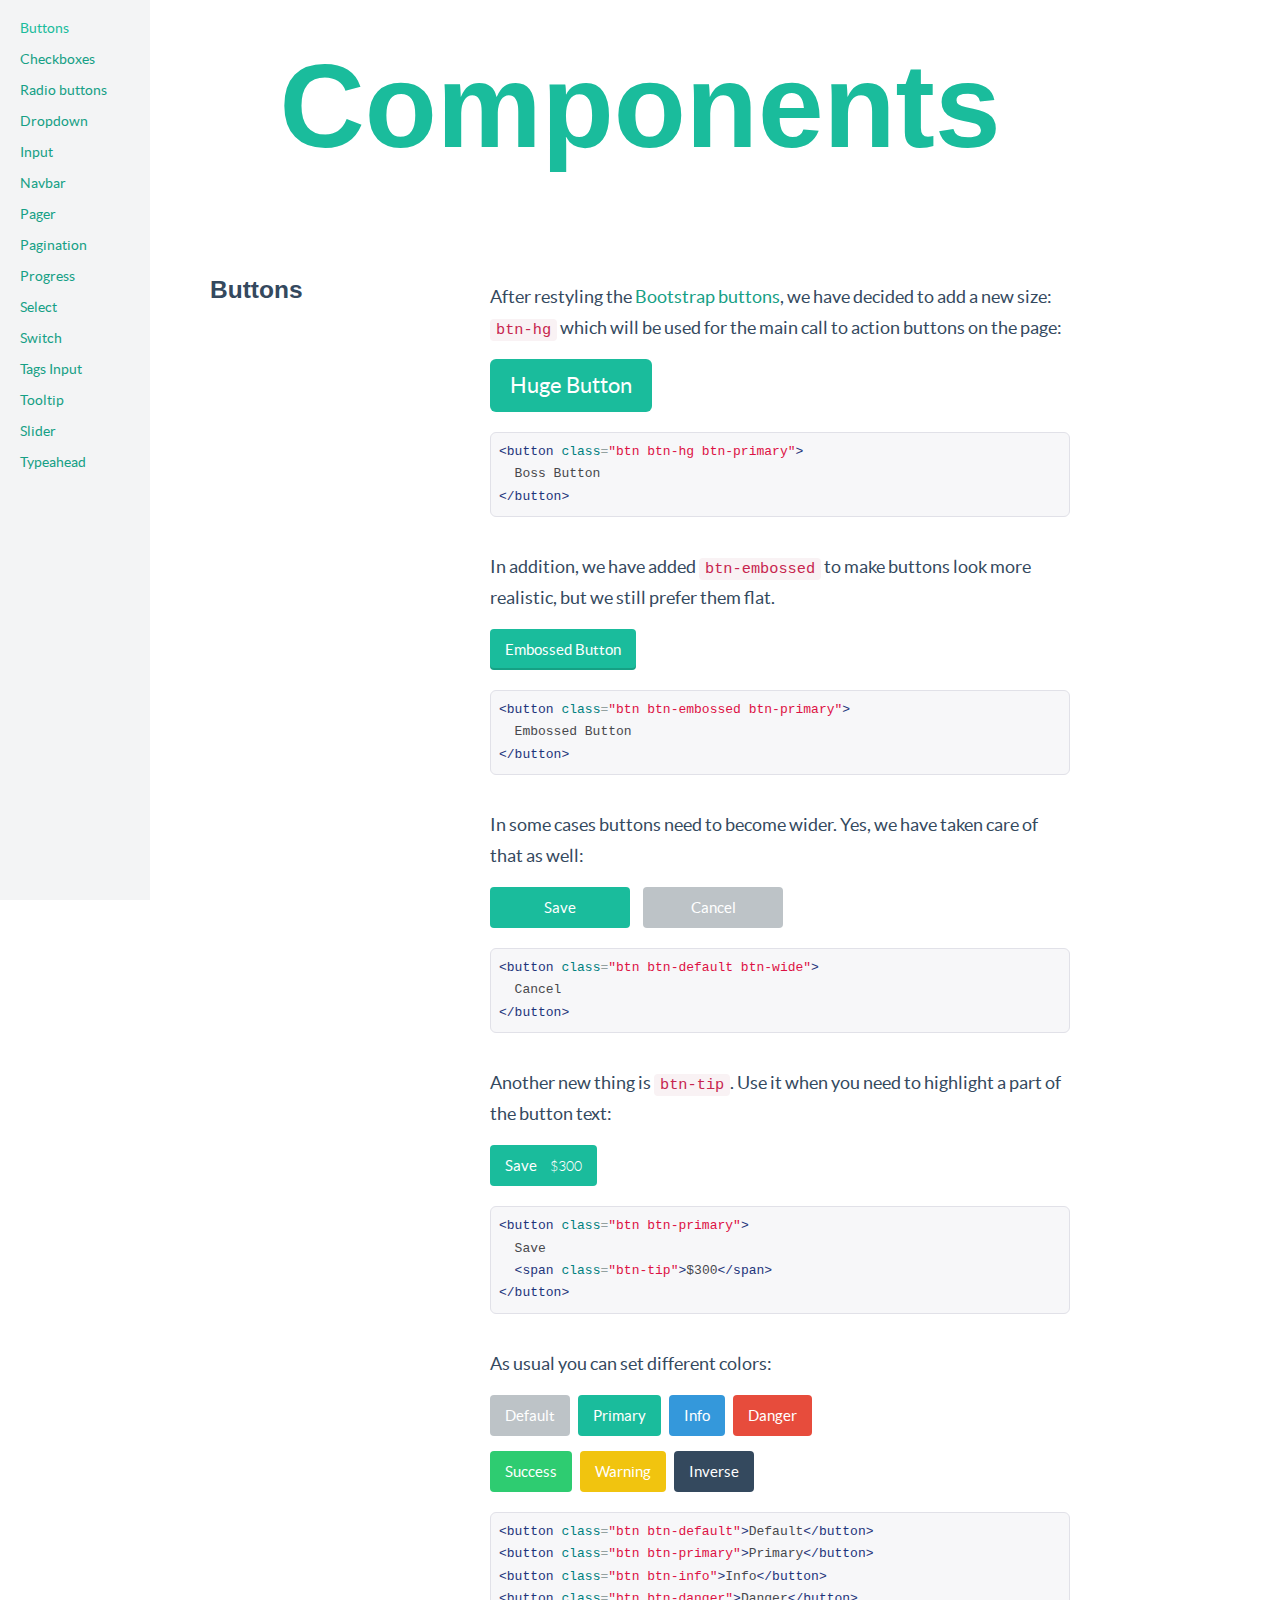
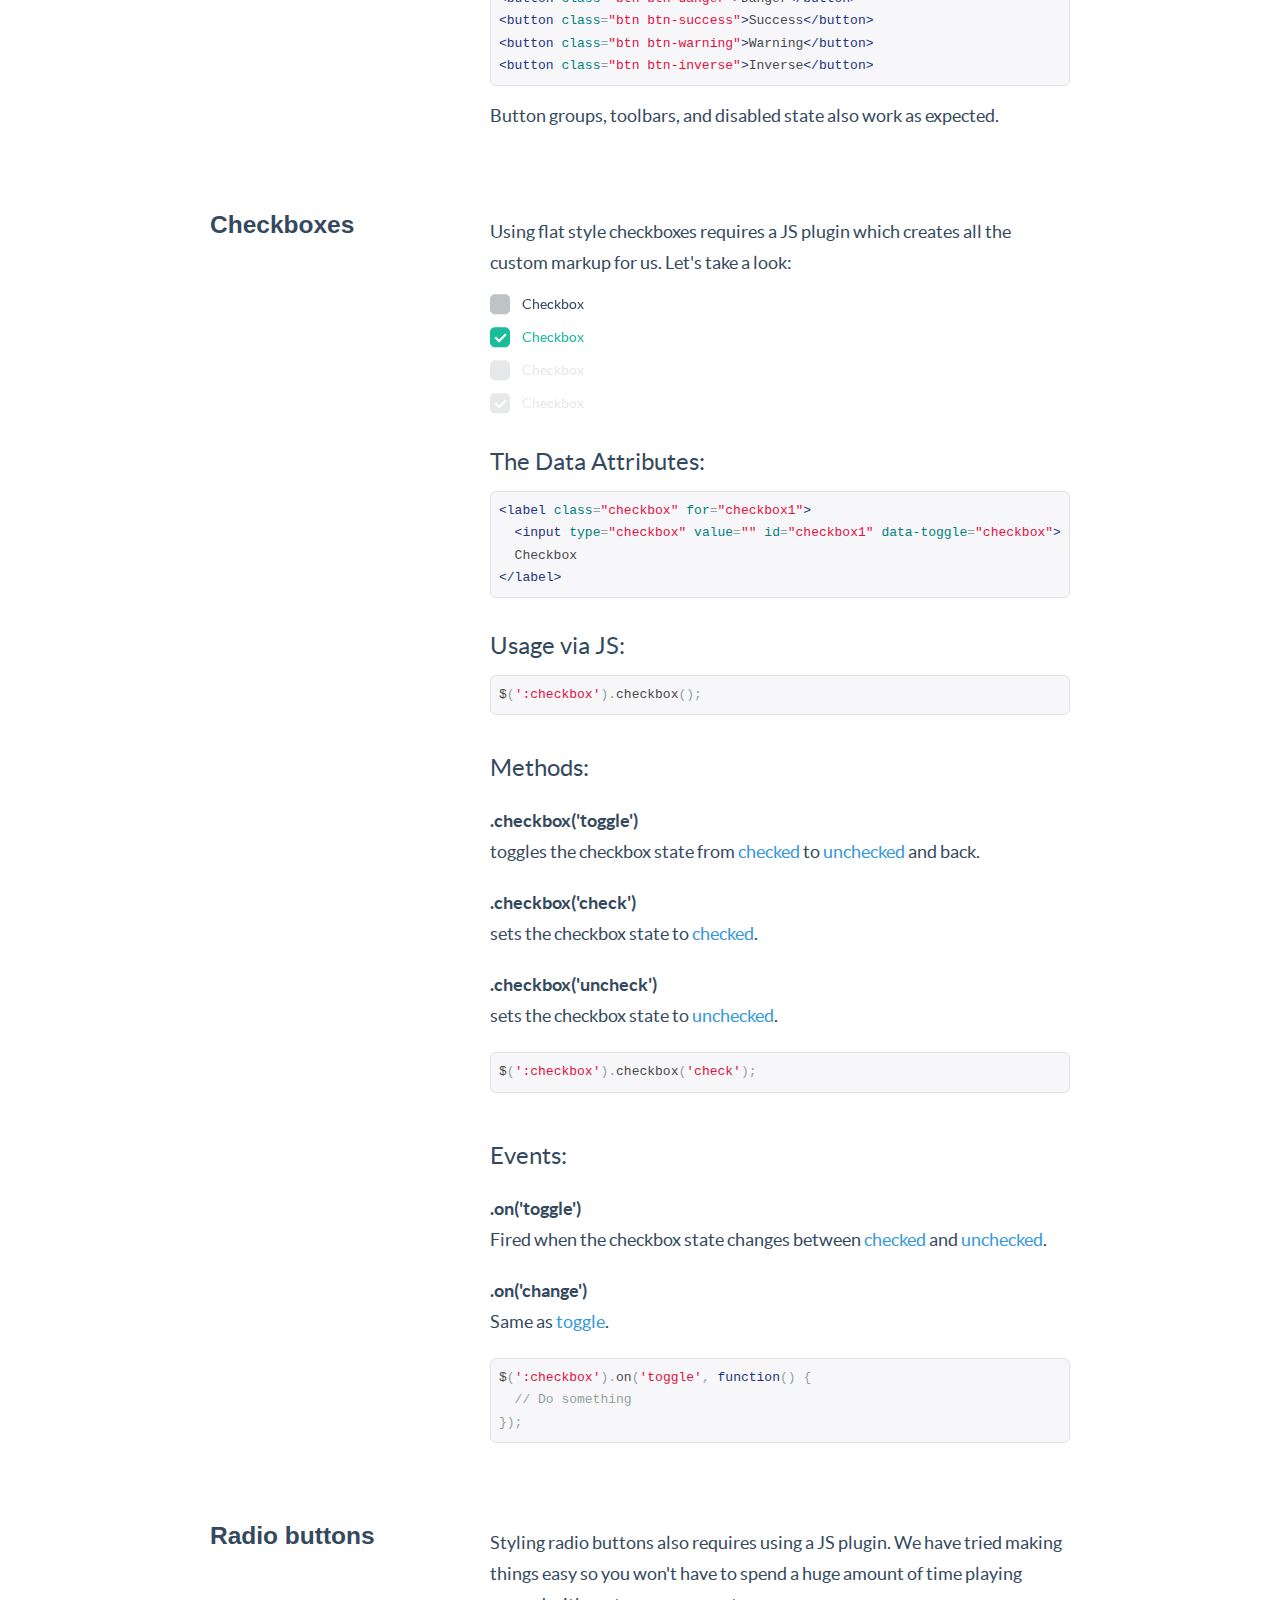
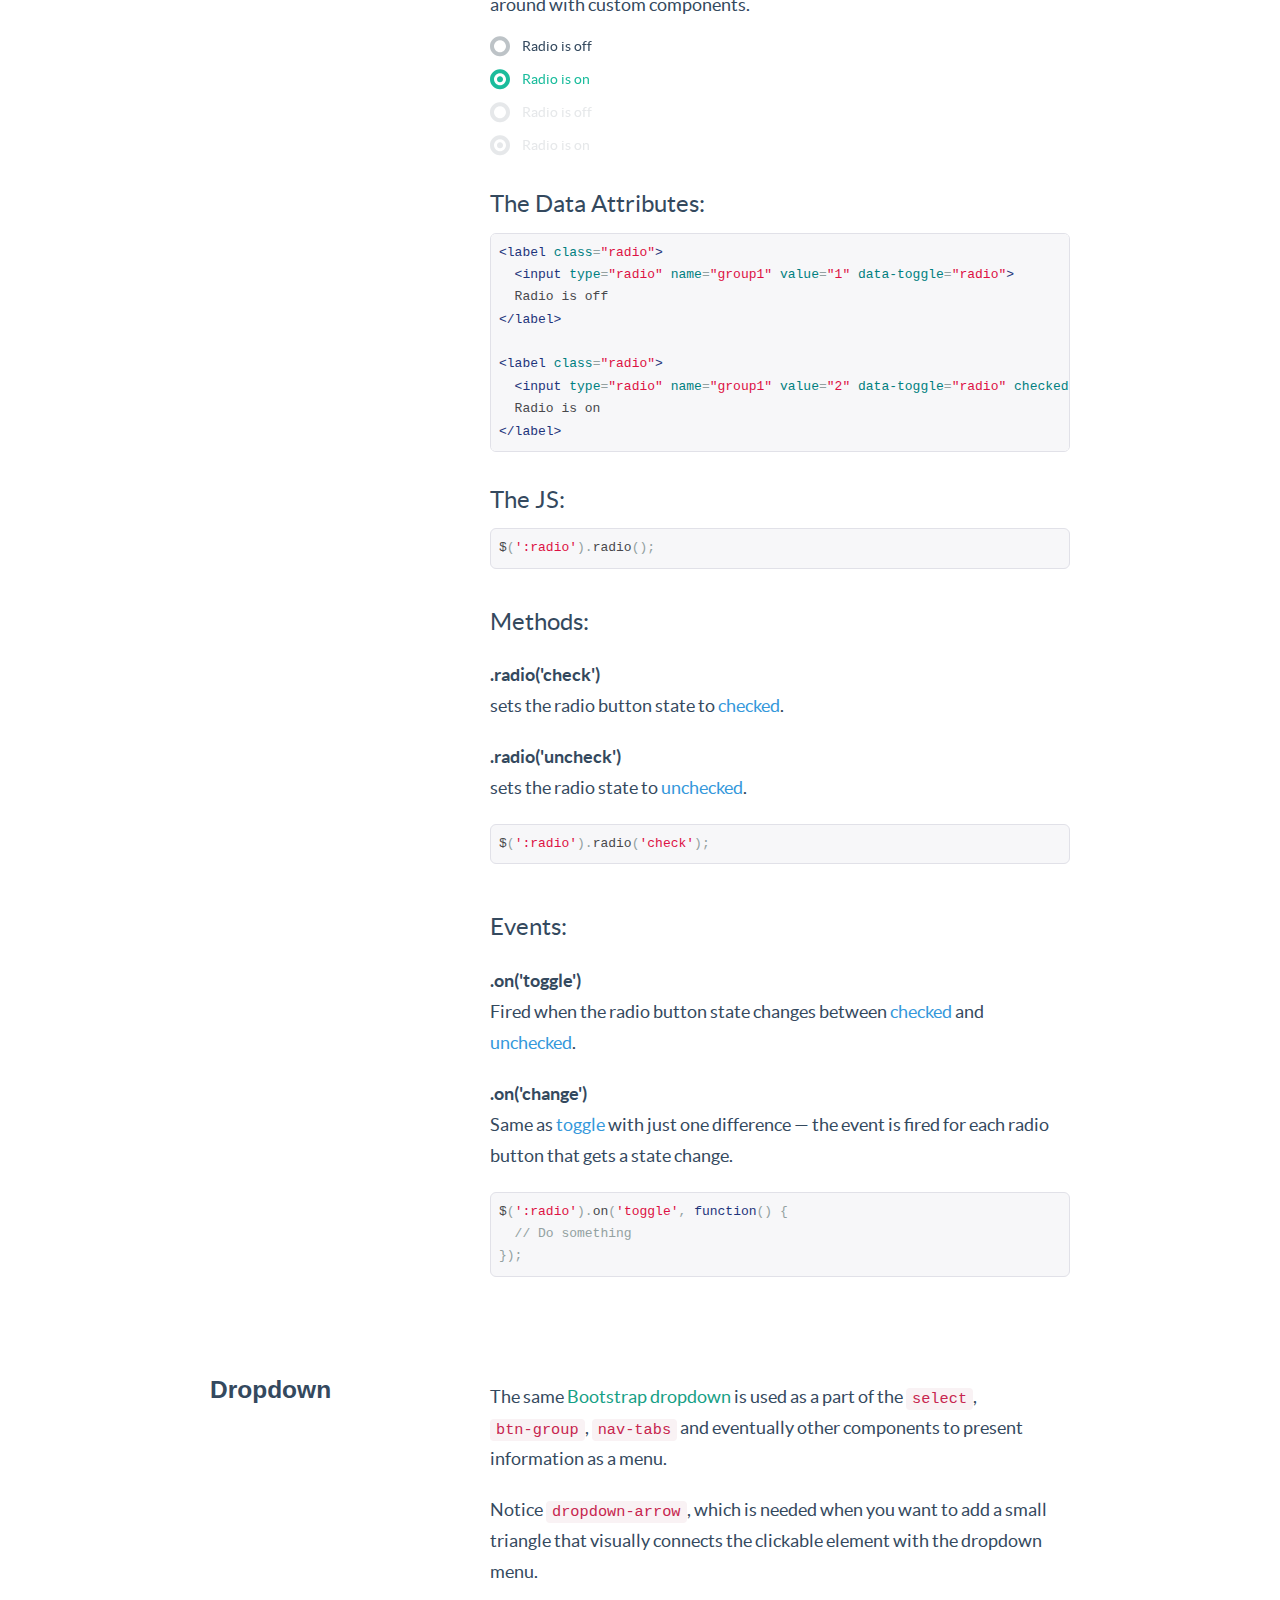
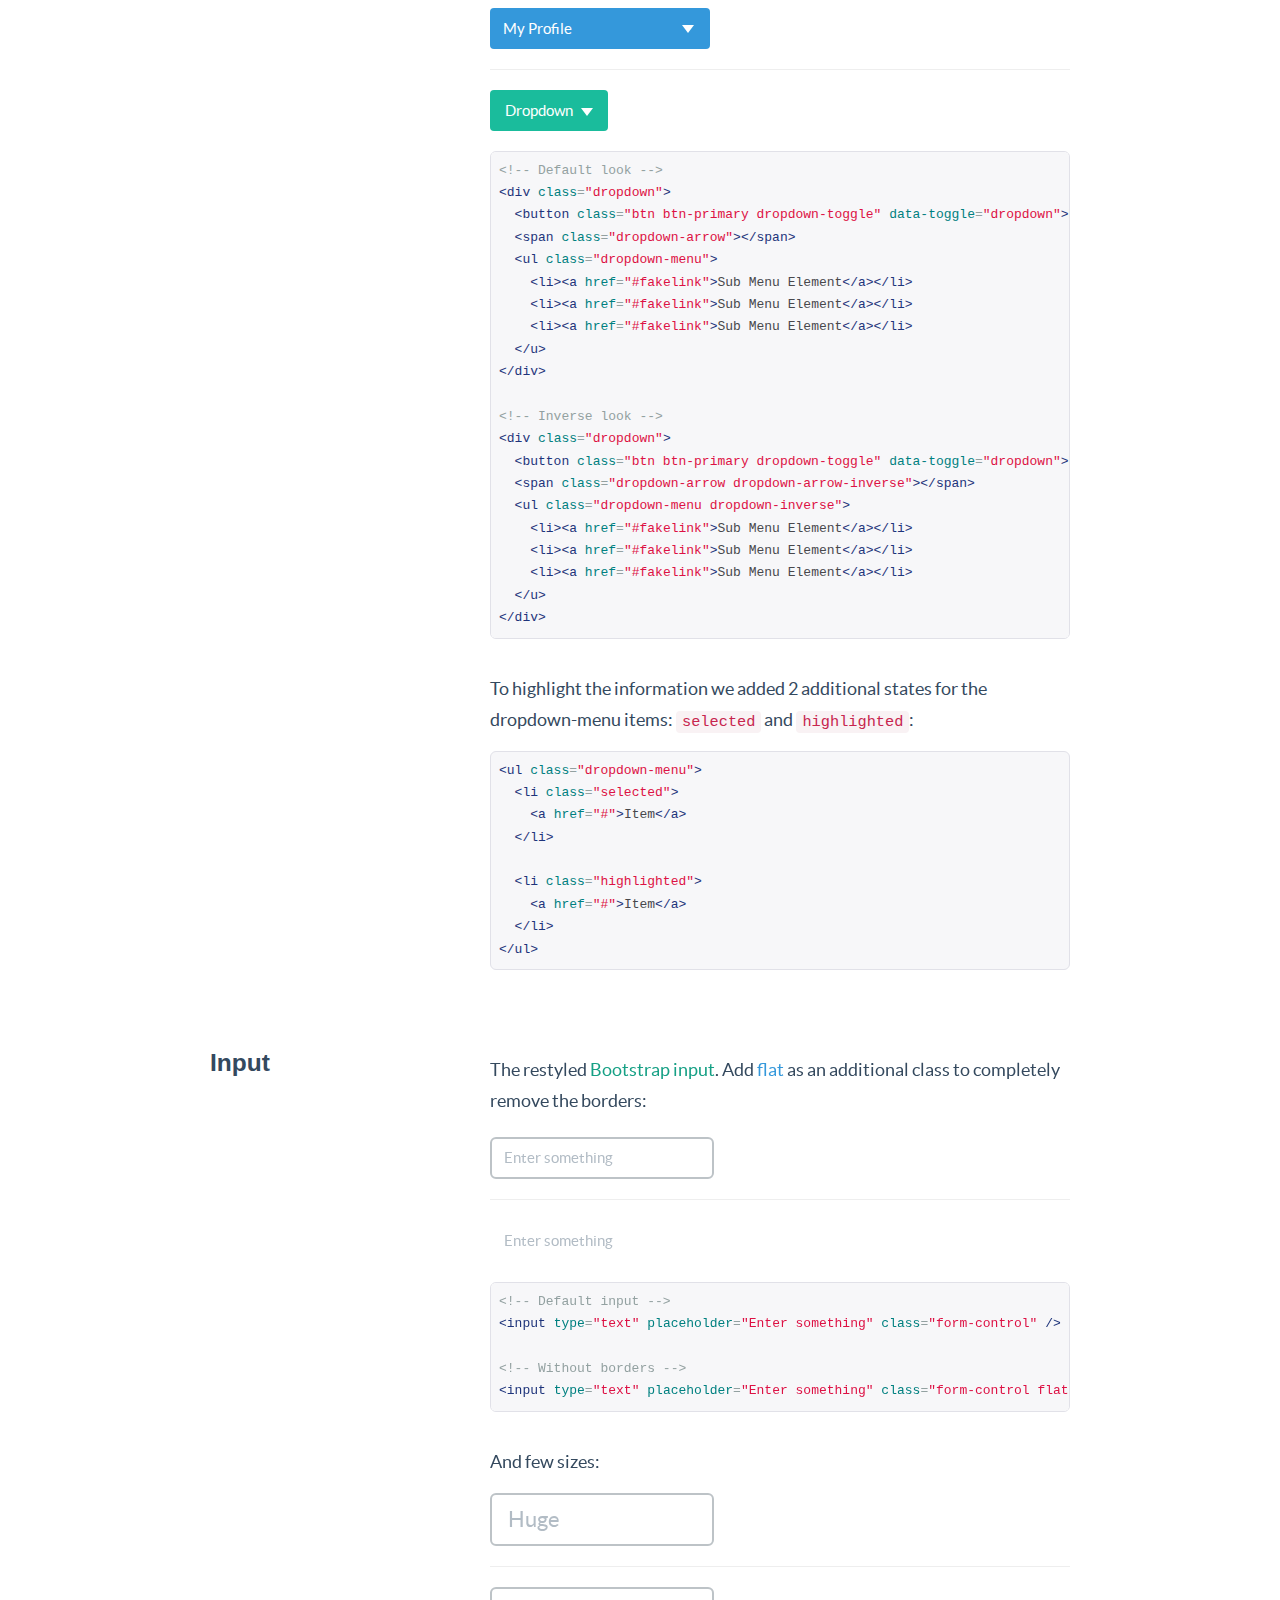
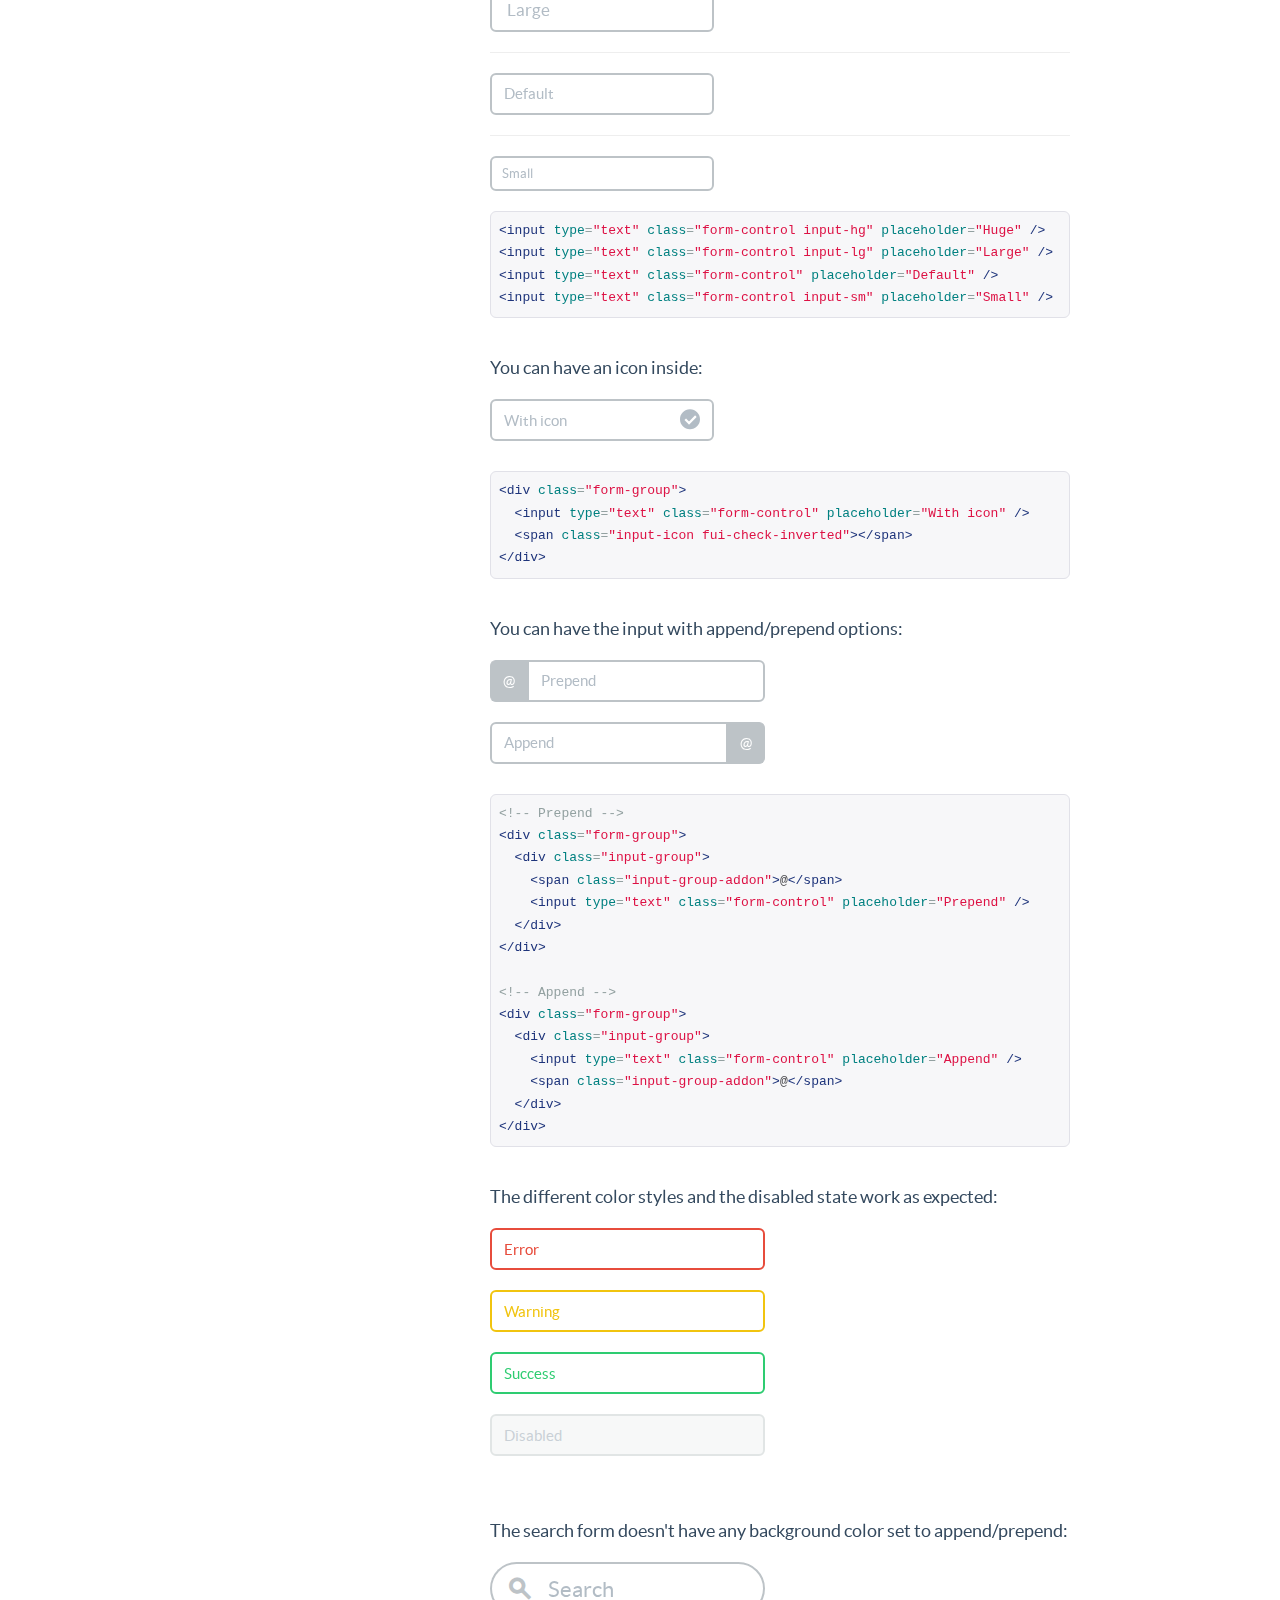
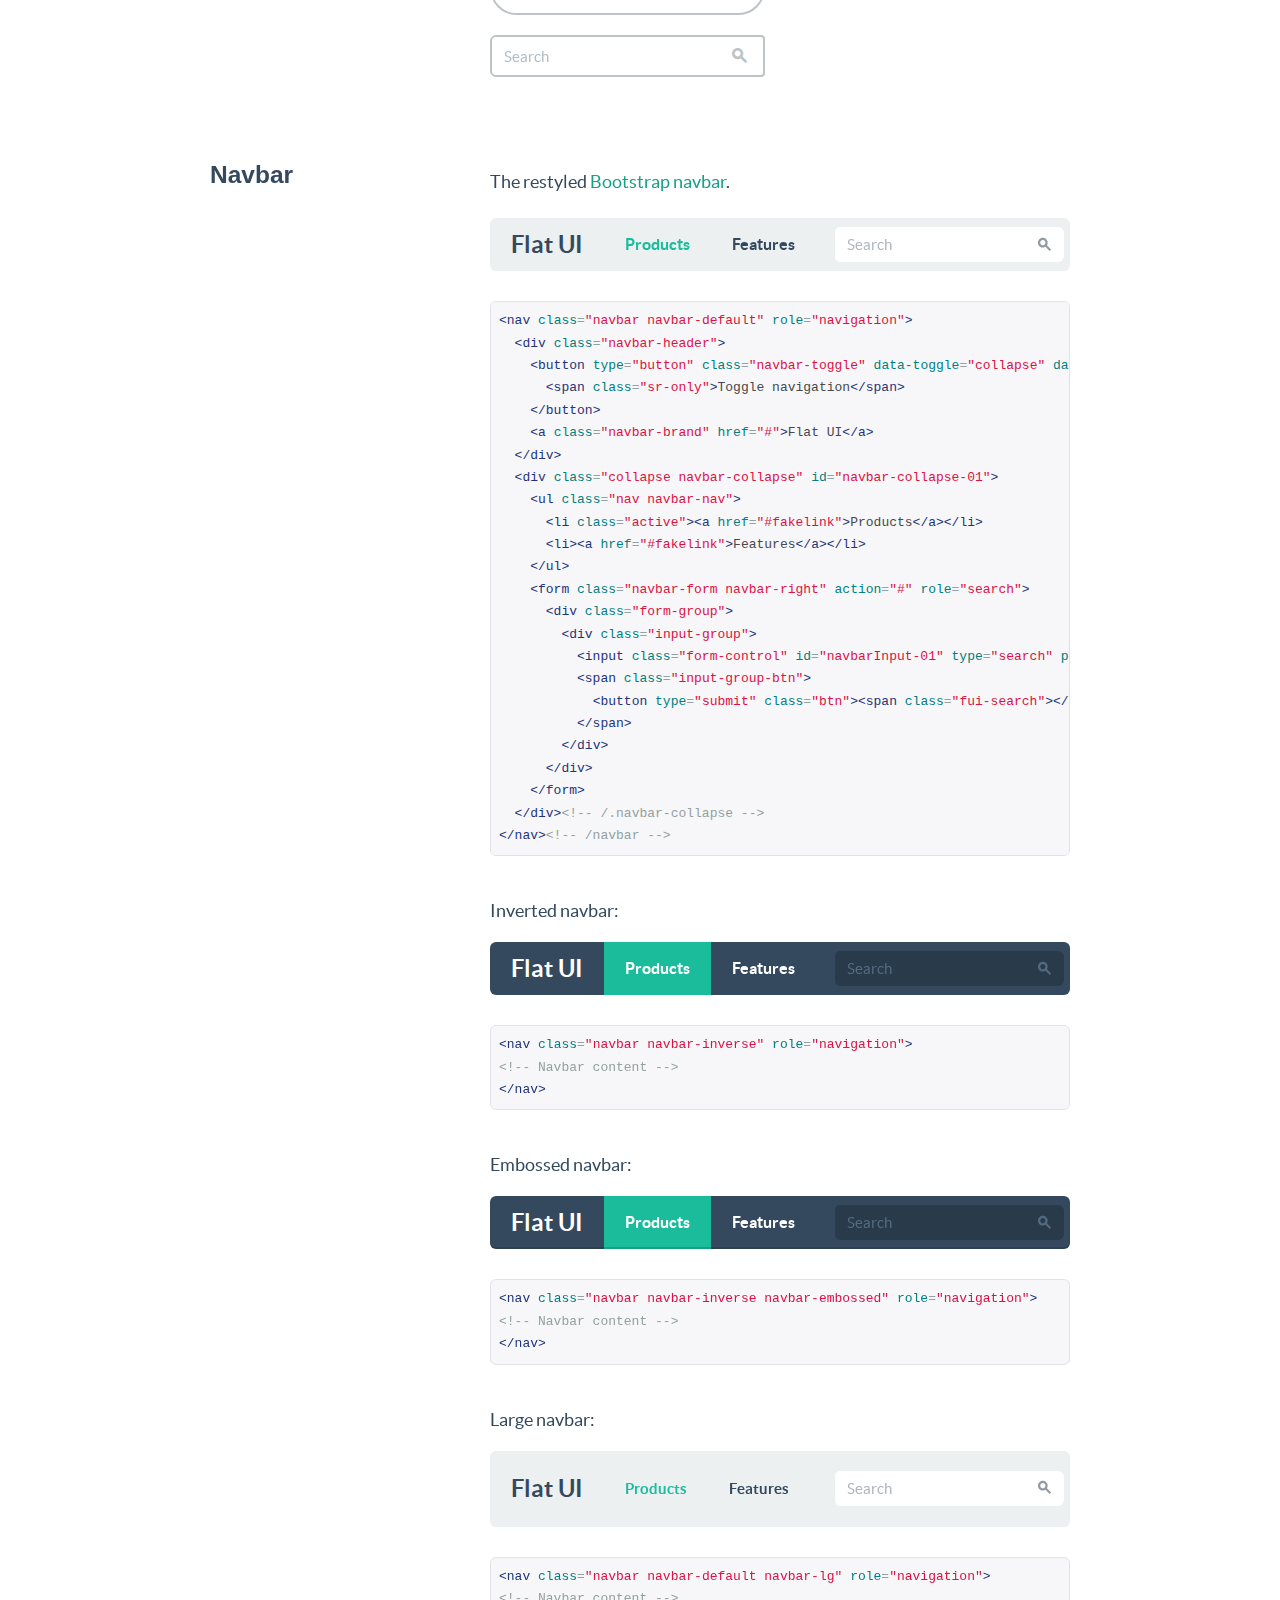
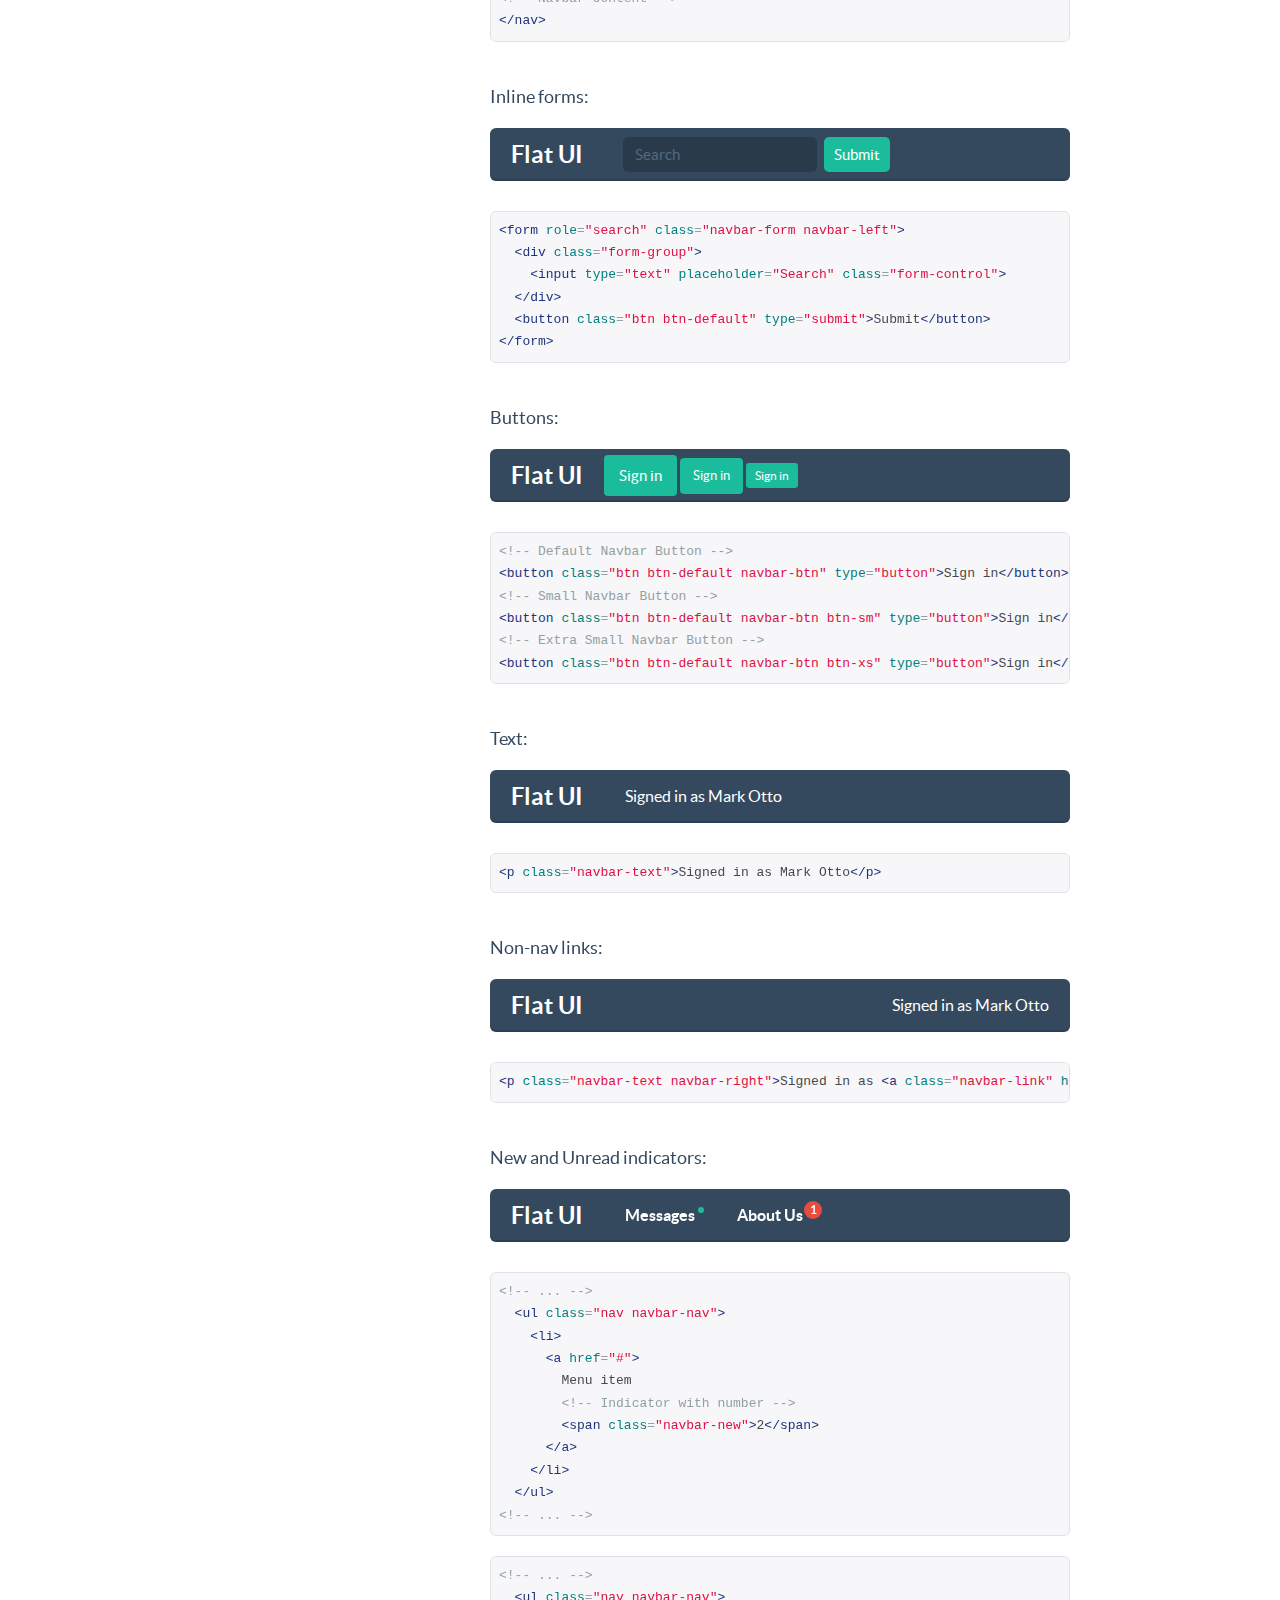
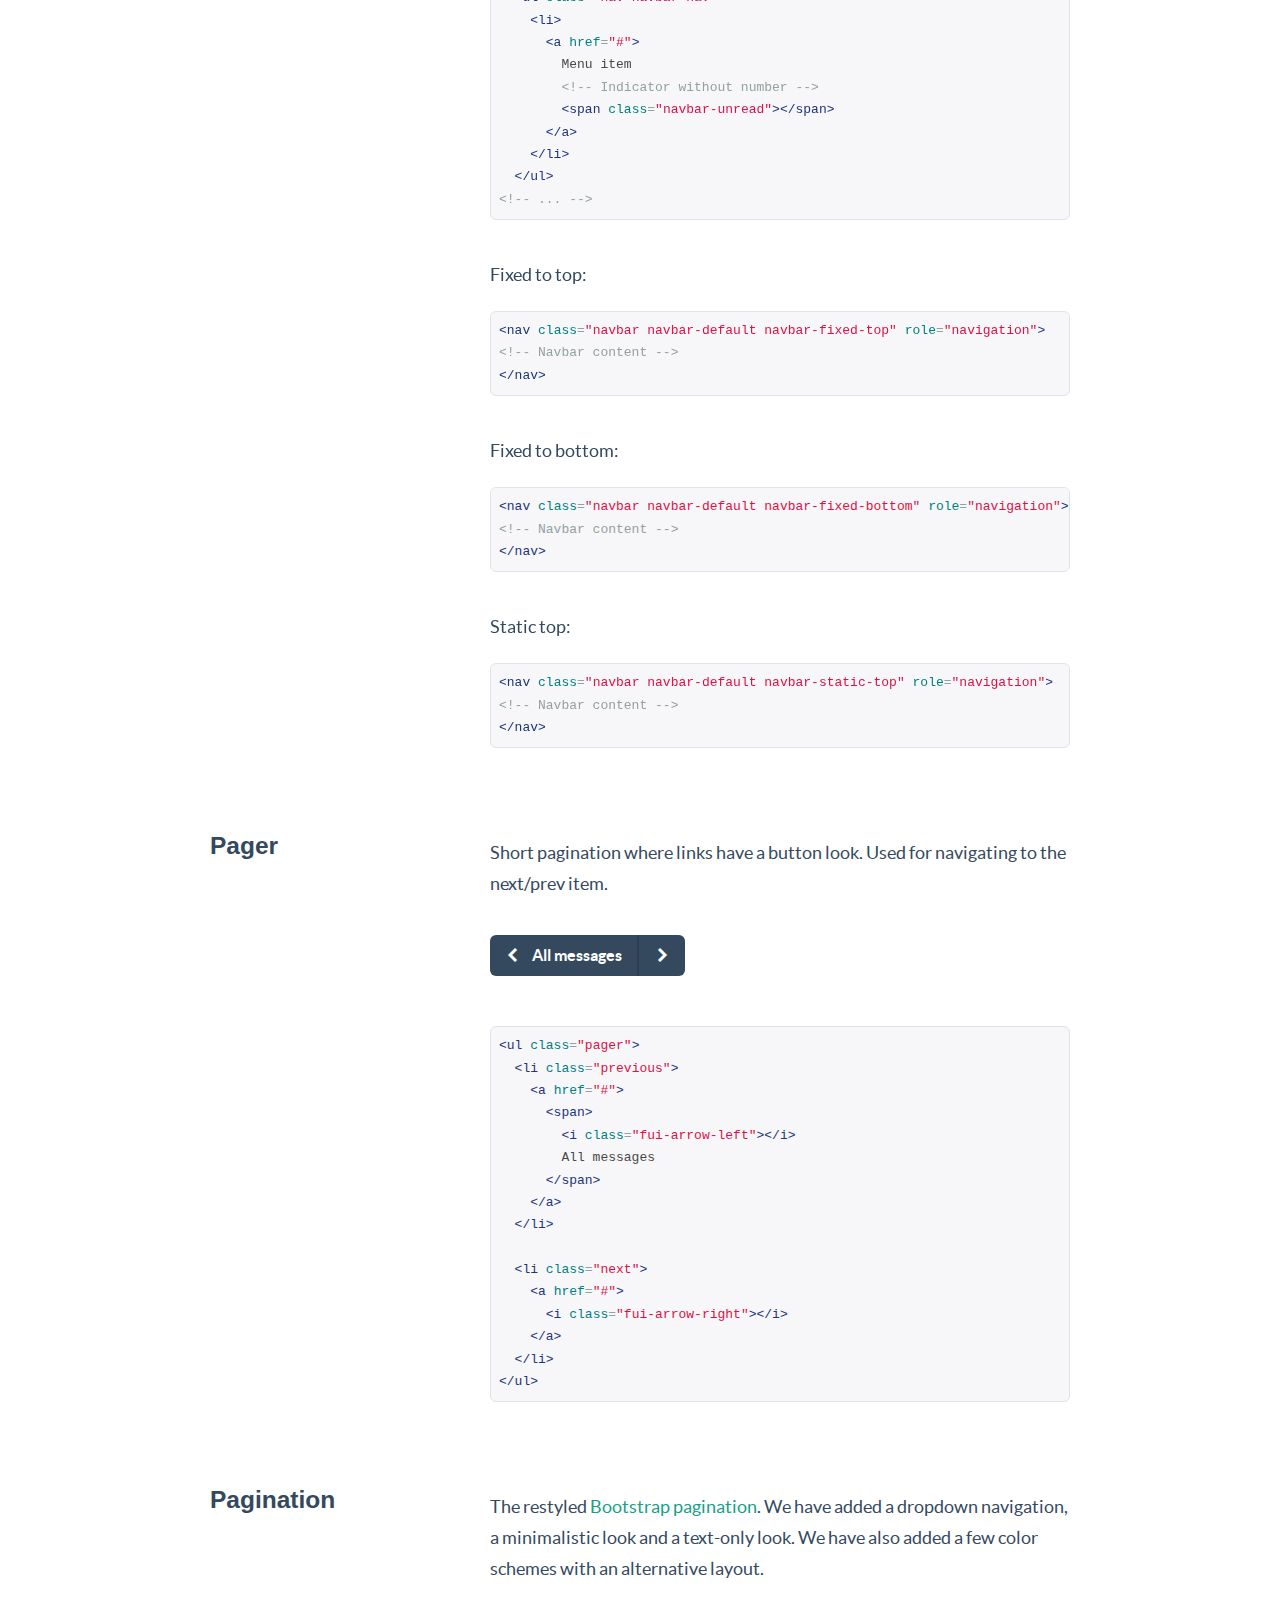
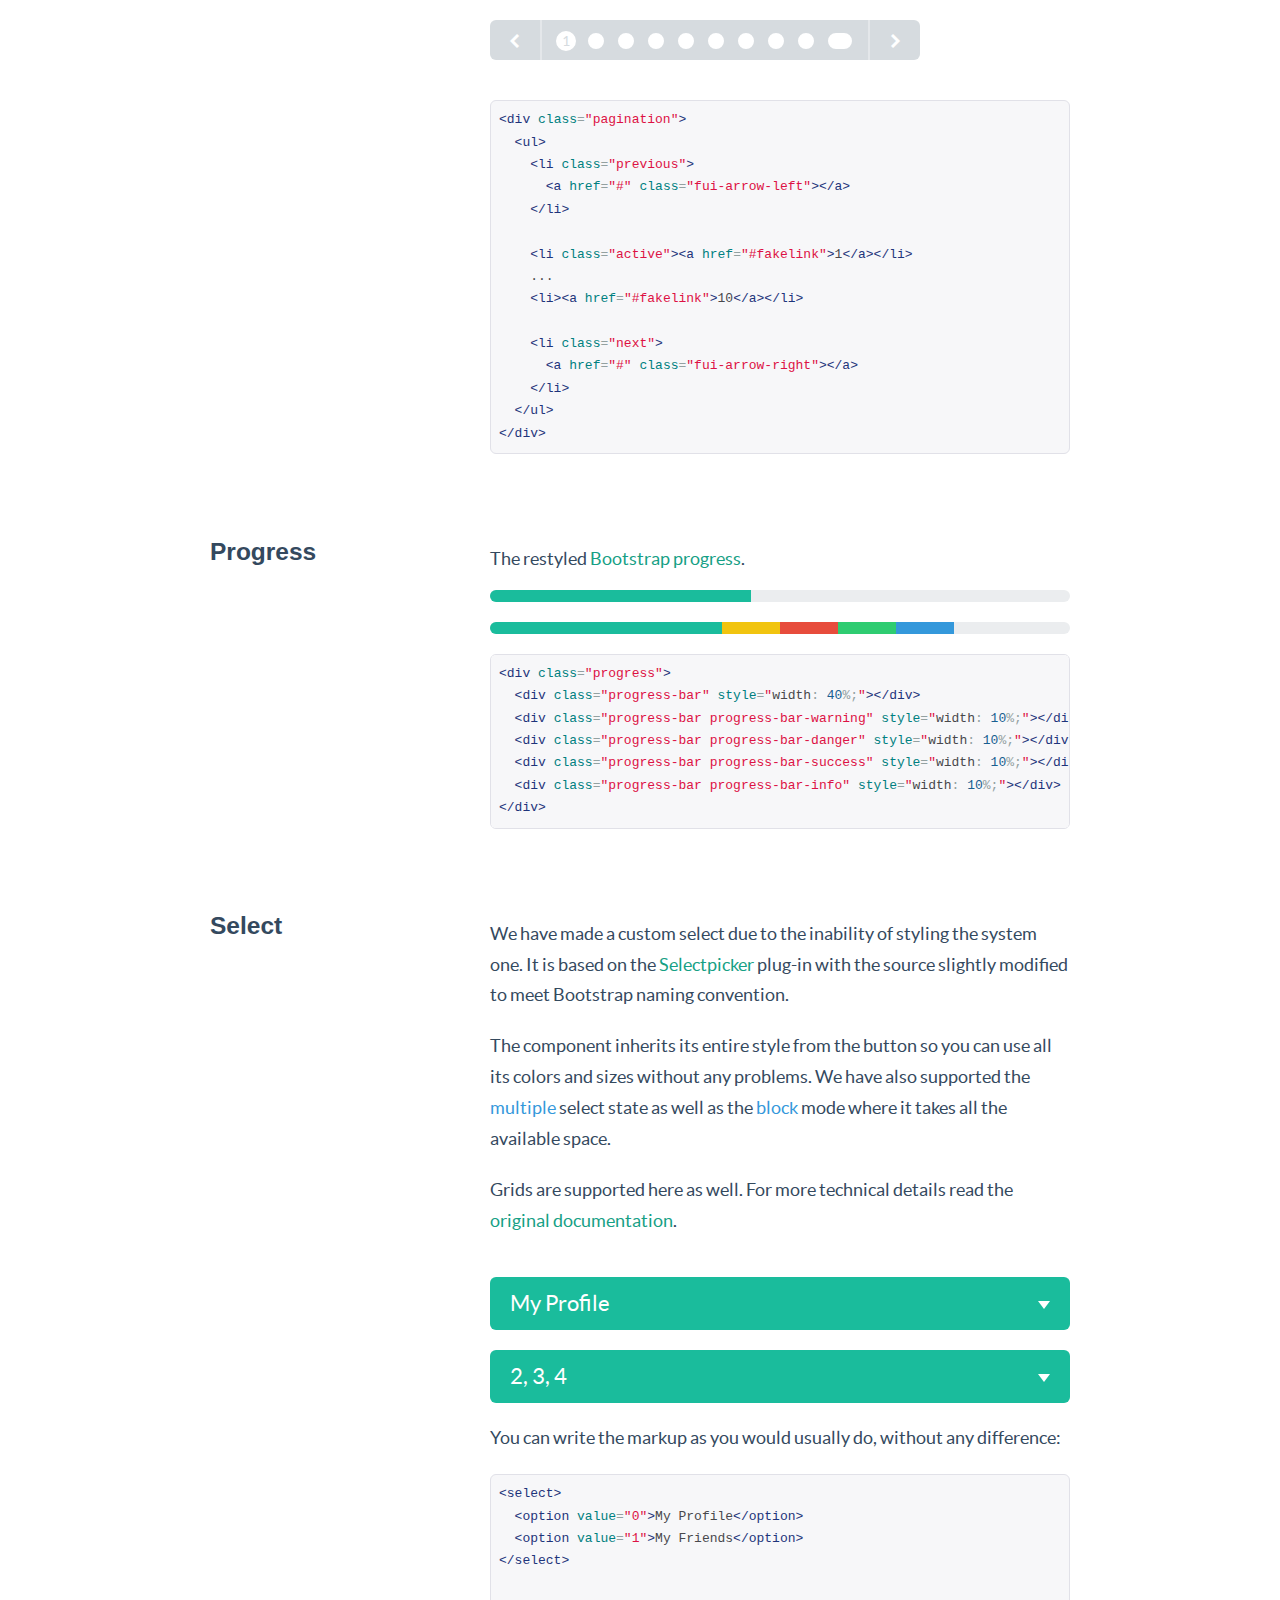
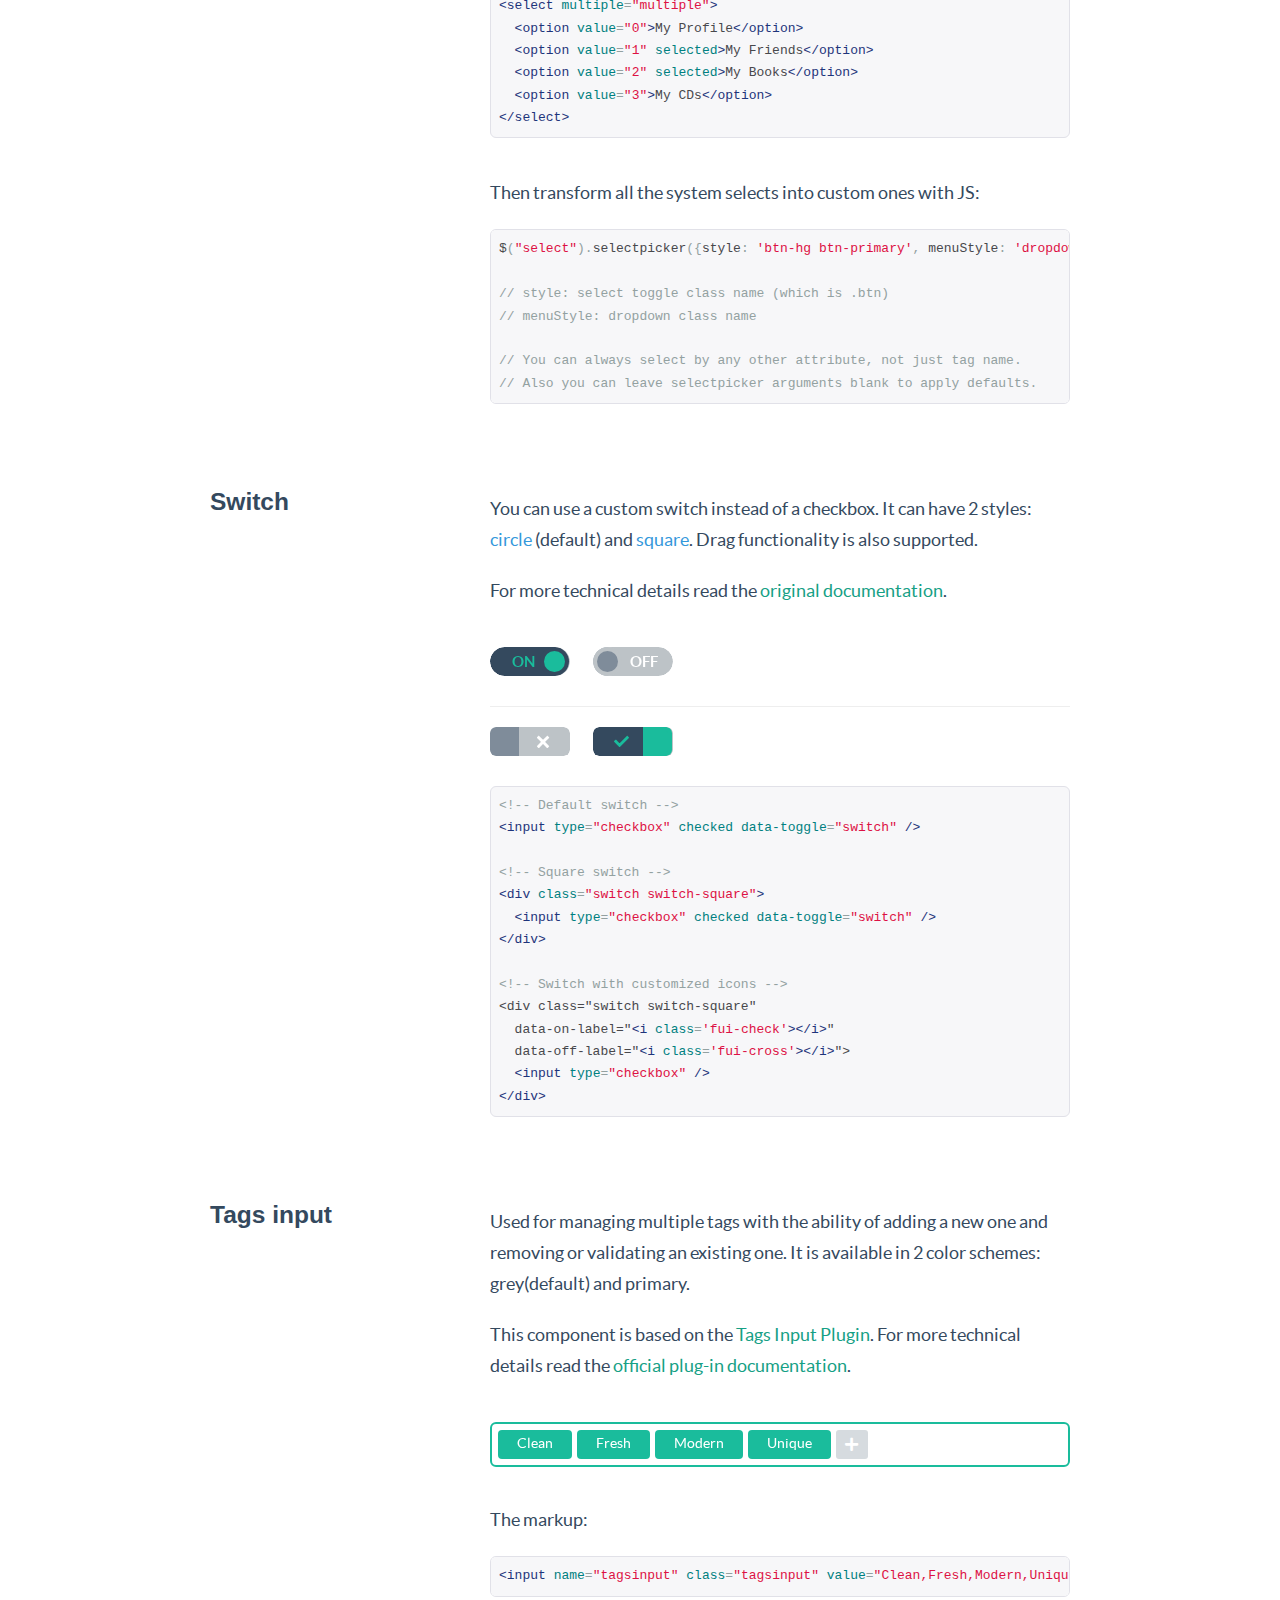
<file: components.html>
<!DOCTYPE html>
<html lang="en">
  <head>
    <meta charset="utf-8">
    <title>Components &middot; Flat UI Free</title>
    <meta name="viewport" content="width=device-width, initial-scale=1.0">

    <!-- Loading Bootstrap -->
    <link href="bootstrap/css/bootstrap.css" rel="stylesheet">
    <link href="bootstrap/css/prettify.css" rel="stylesheet">

    <!-- Loading Flat UI -->
    <link href="css/flat-ui.css" rel="stylesheet">
    <link href="css/docs.css" rel="stylesheet">

    <link rel="shortcut icon" href="images/favicon.ico">

    <!-- HTML5 shim, for IE6-8 support of HTML5 elements. All other JS at the end of file. -->
    <!--[if lt IE 9]>
      <script src="js/html5shiv.js"></script>
      <script src="js/respond.min.js"></script>
    <![endif]-->
  </head>
  <body>
    <ul class="demo-sidebar hide-on-tablets">
      <li><a href="#fui-button">Buttons</a></li>
      <li><a href="#fui-checkbox">Checkboxes</a></li>
      <li><a href="#fui-radio">Radio buttons</a></li>
      <li><a href="#fui-dropdown">Dropdown</a></li>
      <li><a href="#fui-input">Input</a></li>
      <li><a href="#fui-navbar">Navbar</a></li>
      <li><a href="#fui-pager">Pager</a></li>
      <li><a href="#fui-pagination">Pagination</a></li>
      <li><a href="#fui-progress">Progress</a></li>
      <li><a href="#fui-select">Select</a></li>
      <li><a href="#fui-switch">Switch</a></li>
      <li><a href="#fui-tagsinput">Tags Input</a></li>
      <li><a href="#fui-tooltip">Tooltip</a></li>
      <li><a href="#fui-slider">Slider</a></li>
      <li><a href="#fui-typeahead">Typeahead</a></li>
    </ul> <!-- /nav -->

		<h1 class="demo-headline">Components</h1>		
    <div class="container">    	
    	<div id="fui-button" class="pbl"></div>
    	
      <div class="demo-row">
        <div class="demo-title">
          <h3>Buttons</h3>
        </div>

        <div class="demo-content">
          <p>
            After restyling the <a href="http://getbootstrap.com/css/#buttons">Bootstrap buttons</a>, we have decided to add a new size: <code>btn-hg</code> which will be used for the main call to action buttons on the page:
          </p>
          <p class="mbl">
            <button class="btn btn-hg btn-primary">Huge Button</button>
          </p>
<pre class="prettyprint">
&lt;button class="btn btn-hg btn-primary"&gt;
  Boss Button
&lt;/button&gt;
</pre>

          <p class="ptl">
            In addition, we have added <code>btn-embossed</code> to make buttons look more realistic, but we still prefer them flat.
          </p>
          <p class="mbl">
            <button class="btn btn-embossed btn-primary">Embossed Button</button>
          </p>
<pre class="prettyprint">
&lt;button class="btn btn-embossed btn-primary"&gt;
  Embossed Button
&lt;/button&gt;
</pre>

          <p class="ptl">
            In some cases buttons need to become wider. Yes, we have taken care of that as well:
          </p>
          <p class="mbl">
            <button class="btn btn-wide btn-primary mrm">Save</button>
            <button class="btn btn-wide btn-default">Cancel</button>
          </p>
<pre class="prettyprint">
&lt;button class="btn btn-default btn-wide"&gt;
  Cancel
&lt;/button&gt;
</pre>

          <p class="ptl">
            Another new thing is <code>btn-tip</code>. Use it when you need to highlight a part of the button text:
          </p>
          <p class="mbl">
            <button class="btn btn-primary">
              Save
              <span class="btn-tip">$300</span>
            </button>
          </p>
<pre class="prettyprint">
&lt;button class="btn btn-primary"&gt;
  Save
  &lt;span class="btn-tip"&gt;$300&lt;/span&gt;
&lt;/button&gt;
</pre>

          <p class="ptl">
            As usual you can set different colors:
          </p>
          <p>
	          <button class="btn btn-default mrs">Default</button>
            <button class="btn btn-primary mrs">Primary</button>
            <button class="btn btn-info mrs">Info</button>
            <button class="btn btn-danger mrs">Danger</button>
          </p>
          <p class="mbl">            
            <button class="btn btn-success mrs">Success</button>
            <button class="btn btn-warning mrs">Warning</button>
            <button class="btn btn-inverse mrs">Inverse</button>
          </p>
<pre class="prettyprint">
&lt;button class="btn btn-default"&gt;Default&lt;/button&gt;
&lt;button class="btn btn-primary"&gt;Primary&lt;/button&gt;
&lt;button class="btn btn-info"&gt;Info&lt;/button&gt;
&lt;button class="btn btn-danger"&gt;Danger&lt;/button&gt;
&lt;button class="btn btn-success"&gt;Success&lt;/button&gt;
&lt;button class="btn btn-warning"&gt;Warning&lt;/button&gt;
&lt;button class="btn btn-inverse"&gt;Inverse&lt;/button&gt;
</pre>

          <p>
            Button groups, toolbars, and disabled state also work as expected.
          </p>
        </div>        
      </div><!-- /.demo-row -->
      
			<div id="fui-checkbox" class="pbl"></div>
			
      <div class="demo-row">      	
        <div class="demo-title">
          <h3>Checkboxes</h3>
        </div>

        <div class="demo-content">
          <p>
            Using flat style checkboxes requires a JS plugin which creates all the custom markup for us. Let's take a look:
          </p>
          <label class="checkbox" for="checkbox1">
            <input type="checkbox" value="" id="checkbox1" data-toggle="checkbox">
            Checkbox
          </label>
          <label class="checkbox" for="checkbox2">
            <input type="checkbox" value="" id="checkbox2" checked="checked" data-toggle="checkbox">
            Checkbox
          </label>
          <label class="checkbox" for="checkbox3">
            <input type="checkbox" value="" id="checkbox3" data-toggle="checkbox" disabled="">
            Checkbox
          </label>
          <label class="checkbox" for="checkbox4">
            <input type="checkbox" value="" id="checkbox4" checked="checked" data-toggle="checkbox" disabled="">
            Checkbox
          </label>

          <h6 class="ptl">The Data Attributes:</h6>
<pre class="prettyprint">
&lt;label class="checkbox" for="checkbox1"&gt;
  &lt;input type="checkbox" value="" id="checkbox1" data-toggle="checkbox"&gt;
  Checkbox
&lt;/label&gt;
</pre>

          <h6 class="ptl">Usage via JS:</h6>
<pre class="prettyprint">
$(':checkbox').checkbox();
</pre>

          <div class="pvm">
            <h6>Methods:</h6>
          </div>
          <p class="mbl">
            <strong>.checkbox('toggle')</strong>
            <br/>
            toggles the checkbox state from <span class="text-info">checked</span>
            to <span class="text-info">unchecked</span> and back.
          </p>
          <p class="mbl">
            <strong>.checkbox('check')</strong>
            <br/>
            sets the checkbox state to <span class="text-info">checked</span>.
          </p>
          <p class="mbl">
            <strong>.checkbox('uncheck')</strong>
            <br/>
            sets the checkbox state to <span class="text-info">unchecked</span>.
          </p>
<pre class="prettyprint">
$(':checkbox').checkbox('check');
</pre>

          <div class="pbm ptl">
            <h6>Events:</h6>
          </div>
          <p class="mbl">
            <strong>.on('toggle')</strong>
            <br/>
            Fired when the checkbox state changes between
            <span class="text-info">checked</span> and
            <span class="text-info">unchecked</span>.
          </p>
          <p class="mbl">
            <strong>.on('change')</strong>
            <br/>
            Same as <span class="text-info">toggle</span>.
          </p>
<pre class="prettyprint">
$(':checkbox').on('toggle', function() {
  // Do something
});
</pre>          
          
        </div> <!-- /.demo-content -->
      </div> <!-- /.demo-row -->
      
      <div id="fui-radio" class="pbl"></div>

      <div class="demo-row">
        <div class="demo-title">
          <h3>Radio buttons</h3>
        </div>

        <div class="demo-content">
          <p>
            Styling radio buttons also requires using a JS plugin. We have tried making things easy so you won't have to spend a huge amount of time playing around with custom&nbsp;components.
          </p>
          <label class="radio">
            <input type="radio" name="group1" value="1" data-toggle="radio">
            Radio is off
          </label>
          <label class="radio">
            <input type="radio" name="group1" value="2" data-toggle="radio" checked>
            Radio is on
          </label>
          <label class="radio">
            <input type="radio" name="group2" value="1" data-toggle="radio" disabled>
            Radio is off
          </label>
          <label class="radio">
            <input type="radio" name="group2" value="2" data-toggle="radio" disabled checked>
            Radio is on
          </label>

          <h6 class="ptl">The Data Attributes:</h6>
<pre class="prettyprint">
&lt;label class="radio"&gt;
  &lt;input type="radio" name="group1" value="1" data-toggle="radio"&gt;
  Radio is off
&lt;/label&gt;

&lt;label class="radio"&gt;
  &lt;input type="radio" name="group1" value="2" data-toggle="radio" checked&gt;
  Radio is on
&lt;/label&gt;
</pre>

          <h6 class="ptl">The JS:</h6>
<pre class="prettyprint">
$(':radio').radio();
</pre>

          <div class="pvm">
            <h6>Methods:</h6>
          </div>
          <p class="mbl">
            <strong>.radio('check')</strong>
            <br/>
            sets the radio button state to <span class="text-info">checked</span>.
          </p>
          <p class="mbl">
            <strong>.radio('uncheck')</strong>
            <br/>
            sets the radio state to <span class="text-info">unchecked</span>.
          </p>
<pre class="prettyprint">
$(':radio').radio('check');
</pre>

          <div class="pbm ptl">
            <h6>Events:</h6>
          </div>
          <p class="mbl">
            <strong>.on('toggle')</strong>
            <br/>
            Fired when the radio button state changes between
            <span class="text-info">checked</span> and
            <span class="text-info">unchecked</span>.
          </p>
          <p class="mbl">
            <strong>.on('change')</strong>
            <br/>
            Same as <span class="text-info">toggle</span> with just one difference &mdash; the event is fired for each radio button that gets a state change.
          </p>
<pre class="prettyprint">
$(':radio').on('toggle', function() {
  // Do something
});
</pre>
        </div> <!-- /.demo-content -->
      </div> <!-- /.demo-row -->
    </div><!-- /.container -->

		

    <div class="container ptl">    	
    	<div id="fui-dropdown" class="pbl"></div>
    
      <div class="demo-row">
        <div class="demo-title">
          <h3>Dropdown</h3>
        </div>

        <div class="demo-content">
          <p class="mbl">
            The same <a href="http://getbootstrap.com/components/#dropdowns">Bootstrap dropdown</a> is used as a part of the <code>select</code>, <code>btn-group</code>, <code>nav-tabs</code> and eventually other components to present information as a menu.
          </p>

          <p class="mbl">
            Notice <code>dropdown-arrow</code>, which is needed when you want to add a small triangle that visually connects the clickable element with the dropdown menu.
          </p>

          <select name="info" class="mbn">
            <optgroup label="Profile">
              <option value="0">My Profile</option>
              <option value="1">My Friends</option>
            </optgroup>
            <optgroup label="System">
              <option value="2">Messages</option>
              <option value="3">My Settings</option>
              <option value="4" class="highlighted">Logout</option>
            </optgroup>
          </select>

          <hr/>
          
          <div class="row">
          	<div class="col-md-3">
	          	<div class="dropdown">
		          	<button class="btn btn-primary dropdown-toggle" data-toggle="dropdown">Dropdown<span class="caret"></span></button>
							  <span class="dropdown-arrow dropdown-arrow-inverse"></span>
		            <ul class="dropdown-menu dropdown-inverse">
		              <li><a href="#fakelink">Sub Menu Element</a></li>
		              <li><a href="#fakelink">Sub Menu Element</a></li>
		              <li><a href="#fakelink">Sub Menu Element</a></li>
		            </ul>
							</div>
          	</div>
          </div>
          

          <div class="pvl">
<pre class="prettyprint">
&lt;!-- Default look --&gt;
&lt;div class="dropdown"&gt;
  &lt;button class="btn btn-primary dropdown-toggle" data-toggle="dropdown">Dropdown&lt;span class="caret"&gt;&lt;/span&gt;&lt;/button&gt;
  &lt;span class="dropdown-arrow"&gt;&lt;/span&gt;
  &lt;ul class="dropdown-menu"&gt;
    &lt;li&gt;&lt;a href="#fakelink">Sub Menu Element&lt;/a&gt;&lt;/li&gt;
    &lt;li&gt;&lt;a href="#fakelink">Sub Menu Element&lt;/a&gt;&lt;/li&gt;
    &lt;li&gt;&lt;a href="#fakelink">Sub Menu Element&lt;/a&gt;&lt;/li&gt;
  &lt;/u&gt;
&lt;/div&gt;

&lt;!-- Inverse look --&gt;
&lt;div class="dropdown"&gt;
  &lt;button class="btn btn-primary dropdown-toggle" data-toggle="dropdown">Dropdown&lt;span class="caret"&gt;&lt;/span&gt;&lt;/button&gt;
  &lt;span class="dropdown-arrow dropdown-arrow-inverse"&gt;&lt;/span&gt;
  &lt;ul class="dropdown-menu dropdown-inverse"&gt;
    &lt;li&gt;&lt;a href="#fakelink">Sub Menu Element&lt;/a&gt;&lt;/li&gt;
    &lt;li&gt;&lt;a href="#fakelink">Sub Menu Element&lt;/a&gt;&lt;/li&gt;
    &lt;li&gt;&lt;a href="#fakelink">Sub Menu Element&lt;/a&gt;&lt;/li&gt;
  &lt;/u&gt;
&lt;/div&gt;
</pre>
          </div>

          <p>
            To highlight the information we added 2 additional states for the dropdown-menu items: <code>selected</code> and <code>highlighted</code>:
          </p>
<pre class="prettyprint">
&lt;ul class="dropdown-menu"&gt;
  &lt;li class="selected"&gt;
    &lt;a href="#"&gt;Item&lt;/a&gt;
  &lt;/li&gt;

  &lt;li class="highlighted"&gt;
    &lt;a href="#"&gt;Item&lt;/a&gt;
  &lt;/li&gt;
&lt;/ul&gt;
</pre>
        </div> <!-- /.demo-content -->
      </div> <!-- /.demo-row -->

			<div id="fui-input" class="pbl"></div>

      <div class="demo-row">
        <div class="demo-title">
          <h3>Input</h3>
        </div>

        <div class="demo-content">
          <p class="mbl">
            The restyled <a href="http://getbootstrap.com/css/#forms">Bootstrap input</a>. Add <span class="text-info">flat</span> as an additional class to completely remove the borders:
          </p>
					
					<div class="row">
						<div class="col-lg-5">
							<input type="text" value="" placeholder="Enter something" class="form-control" />
						</div>
					</div>
					<hr />
					<div class="row">
						<div class="col-lg-5">
							<input type="text" value="" placeholder="Enter something" class="form-control flat" />
						</div>
					</div>
<pre class="prettyprint mtl">
&lt;!-- Default input --&gt;
&lt;input type="text" placeholder="Enter something" class="form-control" /&gt;

&lt;!-- Without borders --&gt;
&lt;input type="text" placeholder="Enter something" class="form-control flat" /&gt;
</pre>

          <p class="ptl">And few sizes:</p>
          <div class="row">
          	<div class="col-lg-5">
	          	<input type="text" value="" placeholder="Huge" class="form-control input-hg" />
          	</div>
          </div>
          <hr />
          <div class="row">
          	<div class="col-lg-5">
	          	<input type="text" value="" placeholder="Large" class="form-control input-lg" />
          	</div>
          </div>
          <hr />
          <div class="row">
          	<div class="col-lg-5">
	          	<input type="text" value="" placeholder="Default" class="form-control" />
          	</div>
          </div>
          <hr />
          <div class="row">
          	<div class="col-lg-5">
	          	<input type="text" value="" placeholder="Small" class="form-control input-sm" />
          	</div>
          </div>
<pre class="prettyprint mtl">
&lt;input type="text" class="form-control input-hg" placeholder="Huge" /&gt;
&lt;input type="text" class="form-control input-lg" placeholder="Large" /&gt;
&lt;input type="text" class="form-control" placeholder="Default" /&gt;
&lt;input type="text" class="form-control input-sm" placeholder="Small" /&gt;
</pre>

          <p class="ptl">You can have an icon inside:</p>
          <div class="row">
          	<div class="col-lg-5">
	          	<div class="form-group">
	              <input type="text" value="" placeholder="With icon" class="form-control" />
	              <span class="input-icon fui-check-inverted"></span>
	            </div>
          	</div>            
          </div>
<pre class="prettyprint mtm">
&lt;div class="form-group"&gt;
  &lt;input type="text" class="form-control" placeholder="With icon" /&gt;
  &lt;span class="input-icon fui-check-inverted"&gt;&lt;/span&gt;
&lt;/div&gt;
</pre>

        <p class="ptl">You can have the input with append/prepend options:</p>
          <div class="row">
            <div class="col-lg-6">
              <div class="form-group">
                <div class="input-group">
                  <span class="input-group-addon">@</span>
                  <input class="form-control" type="text" placeholder="Prepend" />
                </div>
              </div>              
            </div>
          </div>
          
          <div class="row">
            <div class="col-lg-6">
              <div class="form-group">
                <div class="input-group">                 
                  <input class="form-control" type="text" placeholder="Append" />
                  <span class="input-group-addon">@</span>
                </div>
              </div>              
            </div>
          </div>

<pre class="prettyprint mtm">
&lt;!-- Prepend --&gt;
&lt;div class="form-group"&gt;
  &lt;div class="input-group"&gt;
    &lt;span class="input-group-addon"&gt;@&lt;/span&gt;
    &lt;input type="text" class="form-control" placeholder="Prepend" /&gt;
  &lt;/div&gt;  
&lt;/div&gt;

&lt;!-- Append --&gt;
&lt;div class="form-group"&gt;
  &lt;div class="input-group"&gt;
    &lt;input type="text" class="form-control" placeholder="Append" /&gt;
    &lt;span class="input-group-addon"&gt;@&lt;/span&gt;
  &lt;/div&gt;
&lt;/div&gt;
</pre>

          <p class="ptl">
            The different color styles and the disabled state work as expected:
            <div class="row">
            	<div class="col-lg-6">
	            	<div class="form-group has-error">
		              <input class="form-control" type="text" placeholder="Error" />
		            </div>
            	</div>
            </div>
            <div class="row">
            	<div class="col-lg-6">
	            	<div class="form-group has-warning">
		              <input class="form-control" type="text" placeholder="Warning" />
		            </div>
            	</div>
            </div>
            <div class="row">
            	<div class="col-lg-6">
	            	<div class="form-group has-success">
		              <input class="form-control" type="text" placeholder="Success" />
		            </div>
            	</div>
            </div>
            <div class="row">
            	<div class="col-lg-6">
	            	<div class="form-group">
		              <input class="form-control" type="text" placeholder="Disabled" disabled />
		            </div>
            	</div>
            </div>
          </p>

          <p class="ptl mtl">
            The search form doesn't have any background color set to append/prepend:
          </p>
          <div class="row">
            <div class="col-lg-6">
              <div class="form-group">
                <div class="input-group input-group-hg input-group-rounded">
                  <span class="input-group-btn">
                    <button type="submit" class="btn"><span class="fui-search"></span></button>
                  </span>              
                  <input type="text" class="form-control" placeholder="Search" id="search-query-2">
                </div>
              </div>
            </div>
          </div>          

          <div class="row">
            <div class="col-lg-6">
              <div class="form-group">
                <div class="input-group">                               
                  <input type="text" class="form-control" placeholder="Search" id="search-query-3">
                  <span class="input-group-btn">
                    <button type="submit" class="btn"><span class="fui-search"></span></button>
                  </span>
                </div>
              </div>
            </div>
          </div>
          
        </div> <!-- /.demo-content -->
      </div> <!-- /.demo-row -->

			<div id="fui-navbar" class="pbl"></div>

      <div class="demo-row">
        <div class="demo-title">
          <h3>Navbar</h3>
        </div>
        <div class="demo-content">
          <p class="mbl">
            The restyled <a href="http://getbootstrap.com/components/#navbar">Bootstrap navbar</a>.
          </p>

          <nav class="navbar navbar-default" role="navigation">
            <div class="navbar-header">
              <button type="button" class="navbar-toggle" data-toggle="collapse" data-target="#navbar-collapse-01">
                <span class="sr-only">Toggle navigation</span>
              </button>
              <a class="navbar-brand" href="#">Flat UI</a>
            </div>
            <div class="collapse navbar-collapse" id="navbar-collapse-01">
              <ul class="nav navbar-nav">           
                <li class="active"><a href="#fakelink">Products</a></li>
                <li><a href="#fakelink">Features</a></li>
               </ul>          
              <form class="navbar-form navbar-right" action="#" role="search" style="width: 250px">
                <div class="form-group">
                  <div class="input-group">
                    <input class="form-control" id="navbarInput-01" type="search" placeholder="Search">
                    <span class="input-group-btn">
                      <button type="submit" class="btn"><span class="fui-search"></span></button>
                    </span>            
                  </div>
                </div>               
              </form>
            </div><!-- /.navbar-collapse -->
          </nav><!-- /navbar -->
          
<pre class="prettyprint mvl">
&lt;nav class="navbar navbar-default" role="navigation"&gt;
  &lt;div class="navbar-header"&gt;
    &lt;button type="button" class="navbar-toggle" data-toggle="collapse" data-target="#navbar-collapse-01"&gt;
      &lt;span class="sr-only"&gt;Toggle navigation&lt;/span&gt;
    &lt;/button&gt;
    &lt;a class="navbar-brand" href="#"&gt;Flat UI&lt;/a&gt;
  &lt;/div&gt;
  &lt;div class="collapse navbar-collapse" id="navbar-collapse-01"&gt;
    &lt;ul class="nav navbar-nav"&gt;           
      &lt;li class="active"&gt;&lt;a href="#fakelink"&gt;Products&lt;/a&gt;&lt;/li&gt;
      &lt;li&gt;&lt;a href="#fakelink"&gt;Features&lt;/a&gt;&lt;/li&gt;
    &lt;/ul&gt;           
    &lt;form class="navbar-form navbar-right" action="#" role="search"&gt;
      &lt;div class="form-group"&gt;
        &lt;div class="input-group"&gt;
          &lt;input class="form-control" id="navbarInput-01" type="search" placeholder="Search"&gt;
          &lt;span class="input-group-btn"&gt;
            &lt;button type="submit" class="btn"&gt;&lt;span class="fui-search"&gt;&lt;/span&gt;&lt;/button&gt;
          &lt;/span&gt;            
        &lt;/div&gt;
      &lt;/div&gt;               
    &lt;/form&gt;
  &lt;/div>&lt;!-- /.navbar-collapse --&gt;
&lt;/nav>&lt;!-- /navbar --&gt;
</pre>

        <p class="ptl">Inverted navbar:</p>
        <nav class="navbar navbar-inverse" role="navigation">
          <div class="navbar-header">
            <button type="button" class="navbar-toggle" data-toggle="collapse" data-target="#navbar-collapse-02">
              <span class="sr-only">Toggle navigation</span>
            </button>
            <a class="navbar-brand" href="#">Flat UI</a>
          </div>
          <div class="collapse navbar-collapse" id="navbar-collapse-02">
            <ul class="nav navbar-nav">           
              <li class="active"><a href="#fakelink">Products</a></li>
              <li><a href="#fakelink">Features</a></li>
             </ul>          
            <form class="navbar-form navbar-right" action="#" role="search" style="width: 250px">
              <div class="form-group">
                <div class="input-group">
                  <input class="form-control" id="navbarInput-01" type="search" placeholder="Search">
                  <span class="input-group-btn">
                    <button type="submit" class="btn"><span class="fui-search"></span></button>
                  </span>            
                </div>
              </div>               
            </form>
          </div><!-- /.navbar-collapse -->
        </nav><!-- /navbar -->

<pre class="prettyprint mvl">
&lt;nav class="navbar navbar-inverse" role="navigation"&gt;
&lt;!-- Navbar content --&gt;
&lt;/nav&gt;
</pre>


        <p class="ptl">Embossed navbar:</p>
        <nav class="navbar navbar-inverse navbar-embossed" role="navigation">
          <div class="navbar-header">
            <button type="button" class="navbar-toggle" data-toggle="collapse" data-target="#navbar-collapse-02">
              <span class="sr-only">Toggle navigation</span>
            </button>
            <a class="navbar-brand" href="#">Flat UI</a>
          </div>
          <div class="collapse navbar-collapse" id="navbar-collapse-02">
            <ul class="nav navbar-nav">           
              <li class="active"><a href="#fakelink">Products</a></li>
              <li><a href="#fakelink">Features</a></li>
             </ul>          
            <form class="navbar-form navbar-right" action="#" role="search" style="width: 250px">
              <div class="form-group">
                <div class="input-group">
                  <input class="form-control" id="navbarInput-01" type="search" placeholder="Search">
                  <span class="input-group-btn">
                    <button type="submit" class="btn"><span class="fui-search"></span></button>
                  </span>            
                </div>
              </div>               
            </form>
          </div><!-- /.navbar-collapse -->
        </nav><!-- /navbar -->

<pre class="prettyprint mvl">
&lt;nav class="navbar navbar-inverse navbar-embossed" role="navigation"&gt;
&lt;!-- Navbar content --&gt;
&lt;/nav&gt;
</pre>

        <p class="ptl">Large navbar:</p>
        <nav class="navbar navbar-default navbar-lg" role="navigation">
          <div class="navbar-header">
            <button type="button" class="navbar-toggle" data-toggle="collapse" data-target="#navbar-collapse-03">
              <span class="sr-only">Toggle navigation</span>
            </button>
            <a class="navbar-brand" href="#">Flat UI</a>
          </div>
          <div class="collapse navbar-collapse" id="navbar-collapse-03">
            <ul class="nav navbar-nav">           
              <li class="active"><a href="#fakelink">Products</a></li>
              <li><a href="#fakelink">Features</a></li>
             </ul>          
            <form class="navbar-form navbar-right" action="#" role="search" style="width: 250px">
              <div class="form-group">
                <div class="input-group">
                  <input class="form-control" id="navbarInput-01" type="search" placeholder="Search">
                  <span class="input-group-btn">
                    <button type="submit" class="btn"><span class="fui-search"></span></button>
                  </span>            
                </div>
              </div>               
            </form>
          </div><!-- /.navbar-collapse -->
        </nav><!-- /navbar -->
        
<pre class="prettyprint mvl">
&lt;nav class="navbar navbar-default navbar-lg" role="navigation"&gt;
&lt;!-- Navbar content --&gt;
&lt;/nav&gt;
</pre>      

        <p class="ptl">Inline forms:</p>
        <nav role="navigation" class="navbar navbar-inverse navbar-embossed">
          <div class="navbar-header">
            <button data-target="#navbar-collapse-04" data-toggle="collapse" class="navbar-toggle" type="button">
              <span class="sr-only">Toggle navigation</span>
            </button>
            <a href="#" class="navbar-brand">Flat UI</a>
          </div>
          <div id="navbar-collapse-04" class="collapse navbar-collapse">
            <form role="search" class="navbar-form navbar-left">
              <div class="form-group">
                <input type="text" placeholder="Search" class="form-control">
              </div>
              <button class="btn btn-default" type="submit">Submit</button>
            </form>
          </div>
        </nav>  

<pre class="prettyprint mvl">
&lt;form role="search" class="navbar-form navbar-left"&gt;
  &lt;div class="form-group"&gt;
    &lt;input type="text" placeholder="Search" class="form-control"&gt;
  &lt;/div&gt;
  &lt;button class="btn btn-default" type="submit"&gt;Submit&lt;/button&gt;
&lt;/form&gt;
</pre>

        <p class="ptl">Buttons:</p>
        <nav role="navigation" class="navbar navbar-inverse navbar-embossed">
          <div class="navbar-header">
            <button data-target="#navbar-collapse-05" data-toggle="collapse" class="navbar-toggle" type="button">
            </button>
            <a href="#" class="navbar-brand">Flat UI</a>
          </div>
          <div id="navbar-collapse-05" class="collapse navbar-collapse">
            <button class="btn btn-default navbar-btn" type="button">Sign in</button>
            <button class="btn btn-default navbar-btn btn-sm" type="button">Sign in</button>
            <button class="btn btn-default navbar-btn btn-xs" type="button">Sign in</button>
          </div>
        </nav>  
        
<pre class="prettyprint mvl">
&lt;!-- Default Navbar Button --&gt;
&lt;button class="btn btn-default navbar-btn" type="button"&gt;Sign in&lt;/button&gt;
&lt;!-- Small Navbar Button --&gt;
&lt;button class="btn btn-default navbar-btn btn-sm" type="button"&gt;Sign in&lt;/button&gt;
&lt;!-- Extra Small Navbar Button --&gt;
&lt;button class="btn btn-default navbar-btn btn-xs" type="button"&gt;Sign in&lt;/button&gt;
</pre>                      

        <p class="ptl">Text:</p>
        <nav role="navigation" class="navbar navbar-inverse navbar-embossed">
          <div class="navbar-header">
            <button data-target="#navbar-collapse-06" data-toggle="collapse" class="navbar-toggle" type="button">
            </button>
            <a href="#" class="navbar-brand">Flat UI</a>
          </div>
          <div id="navbar-collapse-06" class="collapse navbar-collapse">
            <p class="navbar-text">Signed in as Mark Otto</p>
          </div>
        </nav>  
        
<pre class="prettyprint mvl">
&lt;p class="navbar-text"&gt;Signed in as Mark Otto&lt;/p&gt;
</pre>

        <p class="ptl">Non-nav links:</p>
        <nav role="navigation" class="navbar navbar-inverse navbar-embossed">
          <div class="navbar-header">
            <button data-target="#navbar-collapse-07" data-toggle="collapse" class="navbar-toggle" type="button">
            </button>
            <a href="#" class="navbar-brand">Flat UI</a>
          </div>
          <div id="navbar-collapse-07" class="collapse navbar-collapse">
            <p class="navbar-text navbar-right">Signed in as <a class="navbar-link" href="#">Mark Otto</a></p>
          </div>
        </nav>  
        
<pre class="prettyprint mvl">
&lt;p class="navbar-text navbar-right"&gt;Signed in as &lt;a class="navbar-link" href="#"&gt;Mark Otto&lt;/a&gt;&lt;/p&gt;
</pre>

          <p class="ptl">New and Unread indicators:</p>
          <nav class="navbar navbar-inverse navbar-embossed" role="navigation">
            <div class="navbar-header">
              <button type="button" class="navbar-toggle" data-toggle="collapse" data-target="#navbar-collapse-02">
                <span class="sr-only">Toggle navigation</span>
              </button>
              <a class="navbar-brand" href="#">Flat UI</a>
            </div>
          
            <div class="collapse navbar-collapse" id="#navbar-collapse-02">
              <ul class="nav navbar-nav">           
                <li><a href="#">Messages<span class="navbar-unread">1</span></a></li>
                <li><a href="#">About Us<span class="navbar-new">1</span></a></li>
               </ul>            
            </div><!-- /.navbar-collapse -->
          </nav><!-- /navbar -->
          
<pre class="prettyprint mvl">
&lt;!-- ... --&gt;
  &lt;ul class="nav navbar-nav"&gt;
    &lt;li&gt;
      &lt;a href="#"&gt;
        Menu item
        &lt;!-- Indicator with number --&gt;
        &lt;span class="navbar-new"&gt;2&lt;/span&gt;
      &lt;/a&gt;
    &lt;/li&gt;
  &lt;/ul&gt;
&lt;!-- ... --&gt;
</pre>

<pre class="prettyprint mvl">
&lt;!-- ... --&gt;
  &lt;ul class="nav navbar-nav"&gt;
    &lt;li&gt;
      &lt;a href="#"&gt;
        Menu item
        &lt;!-- Indicator without number --&gt;
        &lt;span class="navbar-unread"&gt;&lt;/span&gt;
      &lt;/a&gt;
    &lt;/li&gt;
  &lt;/ul&gt;
&lt;!-- ... --&gt;
</pre>

          <p class="ptl">Fixed to top:</p>
<pre class="prettyprint mvl">
&lt;nav class="navbar navbar-default navbar-fixed-top" role="navigation"&gt;
&lt;!-- Navbar content --&gt;
&lt;/nav&gt;
</pre>  

          <p class="ptl">Fixed to bottom:</p>
<pre class="prettyprint mvl">
&lt;nav class="navbar navbar-default navbar-fixed-bottom" role="navigation"&gt;
&lt;!-- Navbar content --&gt;
&lt;/nav&gt;
</pre>  

          <p class="ptl">Static top:</p>
<pre class="prettyprint mvl">
&lt;nav class="navbar navbar-default navbar-static-top" role="navigation"&gt;
&lt;!-- Navbar content --&gt;
&lt;/nav&gt;
</pre>

          <div id="fui-pager"></div>
        </div> <!-- /.demo-content -->
      </div> <!-- /.demo-row -->

			<div id="fui-pager" class="pbl"></div>

      <div class="demo-row">
        <div class="demo-title">
          <h3>Pager</h3>
        </div>
        <div class="demo-content">
          <p>
            Short pagination where links have a button look. Used for navigating to the next/prev item.
          </p>
          <ul class="pager">
            <li class="previous">
              <a href="#fakelink">
                <i class="fui-arrow-left"></i>
                <span>All messages</span>
              </a>
            </li>
            <li class="next">
              <a href="#fakelink">
                <i class="fui-arrow-right"></i>
              </a>
            </li>
          </ul>

<pre class="prettyprint mvl">
&lt;ul class="pager"&gt;
  &lt;li class="previous"&gt;
    &lt;a href="#"&gt;
      &lt;span&gt;
        &lt;i class="fui-arrow-left"&gt;&lt;/i&gt;
        All messages
      &lt;/span&gt;
    &lt;/a&gt;
  &lt;/li&gt;

  &lt;li class="next"&gt;
    &lt;a href="#"&gt;
      &lt;i class="fui-arrow-right"&gt;&lt;/i&gt;
    &lt;/a&gt;
  &lt;/li&gt;
&lt;/ul&gt;
</pre>
          <div id="fui-pagination"></div>
        </div> <!-- /.demo-content -->
      </div> <!-- /.demo-row -->

			<div id="fui-pagination" class="pbl"></div>

      <div class="demo-row">
        <div class="demo-title">
          <h3>Pagination</h3>
        </div>
        <div class="demo-content">
          <p>
            The restyled <a href="http://getbootstrap.com/components/#pagination">Bootstrap pagination</a>. We have added a dropdown navigation, a minimalistic look and a text-only look. We have also added a few color schemes with an alternative layout.
          </p>
          <div class="pagination">
            <ul>
              <li class="previous"><a href="#fakelink" class="fui-arrow-left"></a></li>
              <li class="active"><a href="#fakelink">1</a></li>
              <li><a href="#fakelink">2</a></li>
              <li><a href="#fakelink">3</a></li>
              <li><a href="#fakelink">4</a></li>
              <li><a href="#fakelink">5</a></li>
              <li><a href="#fakelink">6</a></li>
              <li><a href="#fakelink">7</a></li>
              <li><a href="#fakelink">8</a></li>
              <li><a href="#fakelink">9</a></li>
              <li><a href="#fakelink">10</a></li>
              <li class="next"><a href="#fakelink" class="fui-arrow-right"></a></li>
            </ul>
          </div>

<pre class="prettyprint mvl">
&lt;div class="pagination"&gt;
  &lt;ul&gt;
    &lt;li class="previous"&gt;
      &lt;a href="#" class="fui-arrow-left"&gt;&lt;/a&gt;
    &lt;/li&gt;

    &lt;li class="active"&gt;&lt;a href="#fakelink"&gt;1&lt;/a&gt;&lt;/li&gt;
    ...
    &lt;li&gt;&lt;a href="#fakelink"&gt;10&lt;/a&gt;&lt;/li&gt;

    &lt;li class="next"&gt;
      &lt;a href="#" class="fui-arrow-right"&gt;&lt;/a&gt;
    &lt;/li&gt;
  &lt;/ul&gt;
&lt;/div&gt;
</pre>

        </div> <!-- /.demo-content -->
      </div> <!-- /.demo-row -->

			<div id="fui-progress" class="pbl"></div>

      <div class="demo-row">
        <div class="demo-title">
          <h3>Progress</h3>
        </div>
        <div class="demo-content">
          <p>
            The restyled <a href="http://getbootstrap.com/components/#progress">Bootstrap progress</a>.
          </p>
          <div class="progress">
            <div class="progress-bar" style="width: 45%;"></div>
          </div>
          <div class="progress">
            <div class="progress-bar" style="width: 40%;"></div>
            <div class="progress-bar progress-bar-warning" style="width: 10%;"></div>
            <div class="progress-bar progress-bar-danger" style="width: 10%;"></div>
            <div class="progress-bar progress-bar-success" style="width: 10%;"></div>
            <div class="progress-bar progress-bar-info" style="width: 10%;"></div>
          </div>

<pre class="prettyprint mvl">
&lt;div class="progress"&gt;
  &lt;div class="progress-bar" style="width: 40%;"&gt;&lt;/div&gt;
  &lt;div class="progress-bar progress-bar-warning" style="width: 10%;"&gt;&lt;/div&gt;
  &lt;div class="progress-bar progress-bar-danger" style="width: 10%;"&gt;&lt;/div&gt;
  &lt;div class="progress-bar progress-bar-success" style="width: 10%;"&gt;&lt;/div&gt;
  &lt;div class="progress-bar progress-bar-info" style="width: 10%;"&gt;&lt;/div&gt;
&lt;/div&gt;
</pre>
          <div id="fui-select"></div>
        </div> <!-- /.demo-content -->
      </div> <!-- /.demo-row -->

			<div id="fui-select" class="pbl"></div>

      <div class="demo-row">
        <div class="demo-title">
          <h3>Select</h3>
        </div>
        <div class="demo-content">
          <p class="mbl">
            We have made a custom select due to the inability of styling the system one. It is based on the <a href="https://github.com/silviomoreto/bootstrap-select">Selectpicker</a> plug-in with the source slightly modified to meet Bootstrap naming convention.
          </p>
          <p class="mbl">
            The component inherits its entire style from the button so you can use all its colors and sizes without any problems. We have also supported the <span class="text-info">multiple</span> select state as well as the <span class="text-info">block</span> mode where it takes all the available space.
          </p>
          <p class="mbl pbl">
            Grids are supported here as&nbsp;well. For more technical details read the <a href="https://github.com/silviomoreto/bootstrap-select#usage">original&nbsp;documentation</a>.
          </p>
          <select name="huge" class="select-block mbl">
            <optgroup label="Profile">
              <option value="0">My Profile</option>
              <option value="1">My Friends</option>
            </optgroup>
            <optgroup label="System">
              <option value="2">Messages</option>
              <option value="3">My Settings</option>
              <option value="4" class="highlighted">Logout</option>
            </optgroup>
          </select>

          <select multiple="multiple" name="huge" class="select-block mbl">
            <option value="0">1</option>
            <option value="1" selected>2</option>
            <option value="2" selected>3</option>
            <option value="3" selected>4</option>
            <option value="4">5</option>
          </select>

          <p class="mvl">
            You can write the markup as you would usually do, without any difference:
          </p>

<pre class="prettyprint mvl">
&lt;select&gt;
  &lt;option value="0"&gt;My Profile&lt;/option&gt;
  &lt;option value="1"&gt;My Friends&lt;/option&gt;
&lt;/select&gt;

&lt;select multiple="multiple"&gt;
  &lt;option value="0"&gt;My Profile&lt;/option&gt;
  &lt;option value="1" selected&gt;My Friends&lt;/option&gt;
  &lt;option value="2" selected&gt;My Books&lt;/option&gt;
  &lt;option value="3"&gt;My CDs&lt;/option&gt;
&lt;/select&gt;
</pre>

          <p class="mvl ptl">
            Then transform all the system selects into custom ones with JS:
          </p>

<pre class="prettyprint mvl">
$("select").selectpicker({style: 'btn-hg btn-primary', menuStyle: 'dropdown-inverse'});

// style: select toggle class name (which is .btn)
// menuStyle: dropdown class name

// You can always select by any other attribute, not just tag name.
// Also you can leave selectpicker arguments blank to apply defaults.
</pre>
          <div id="fui-switch"></div>
        </div> <!-- /.demo-content -->
      </div> <!-- /.demo-row -->

			<div id="fui-switch" class="pbl"></div>

      <div class="demo-row">
        <div class="demo-title">
          <h3>Switch</h3>
        </div>
        <div class="demo-content">
          <p class="mbl">
            You can use a custom switch instead of a checkbox. It can have 2 styles: <span class="text-info">circle</span> (default) and <span class="text-info">square</span>. Drag functionality is also supported.
          </p>
          <p class="mbl pbl">
            For more technical details read the <a href="http://www.larentis.eu/switch">original documentation</a>.
          </p>
          <span class="mrl">
            <input type="checkbox" checked data-toggle="switch" />
          </span>
          <input type="checkbox" data-toggle="switch" />

          <hr/>

          <div class="switch switch-square mrl"
            data-on-label="<i class='fui-check'></i>"
            data-off-label="<i class='fui-cross'></i>">
            <input type="checkbox" />
          </div>

          <div class="switch switch-square"
            data-on-label="<i class='fui-check'></i>"
            data-off-label="<i class='fui-cross'></i>">
            <input type="checkbox" checked />
          </div>

<pre class="prettyprint mvl">
&lt;!-- Default switch --&gt;
&lt;input type="checkbox" checked data-toggle="switch" /&gt;

&lt;!-- Square switch --&gt;
&lt;div class="switch switch-square"&gt;
  &lt;input type="checkbox" checked data-toggle="switch" /&gt;
&lt;/div&gt;

&lt;!-- Switch with customized icons --&gt;
&lt;div class="switch switch-square"
  data-on-label="&lt;i class='fui-check'&gt;&lt;/i&gt;"
  data-off-label="&lt;i class='fui-cross'&gt;&lt;/i&gt;"&gt;
  &lt;input type="checkbox" /&gt;
&lt;/div&gt;
</pre>
        </div> <!-- /.demo-content -->
      </div> <!-- /.demo-row -->

			<div id="fui-tagsinput" class="pbl"></div>

      <div class="demo-row">
        <div class="demo-title">
          <h3>Tags input</h3>
        </div>
        <div class="demo-content">
          <p class="mbl">
            Used for managing multiple tags with the ability of adding a new one and removing or validating an existing one. It is available in 2 color schemes: grey(default) and primary.
          </p>
          <p class="mbl pbl">
            This component is based on the <a href="http://xoxco.com/projects/code/tagsinput">Tags Input Plugin</a>. For more technical details read the <a href="https://github.com/xoxco/jQuery-Tags-Input#instructions">official plug-in&nbsp;documentation</a>.
          </p>

          <input name="tagsinput" class="tagsinput" value="Clean,Fresh,Modern,Unique" />

          <p class="ptl">The markup:</p>

<pre class="prettyprint mvl">
&lt;input name="tagsinput" class="tagsinput" value="Clean,Fresh,Modern,Unique" /&gt;
</pre>

          <p class="ptl">JS:</p>

<pre class="prettyprint mvl">
$(".tagsinput").tagsInput();
</pre>
          <div id="fui-tooltip"></div>
        </div> <!-- /.demo-content -->
      </div> <!-- /.demo-row -->

			<div id="fui-tooltip" class="pbl"></div>

      <div class="demo-row">
        <div class="demo-title">
          <h3>Tooltip</h3>
        </div>
        <div class="demo-content">
          <p class="mbl">
            Restyled <a href="http://getbootstrap.com/javascript/#tooltips">Bootstrap tooltip</a>.
          </p>

          <div style="width: 40%; padding-left: 10px; height: 60px;">
            <div class="demo-tooltips">
              <p data-toggle="tooltip" title="Here is a sample of a long dark tooltip. Hell yeah."></p>
            </div>
          </div> <!-- /tooltips -->

<pre class="prettyprint mvl">
&lt;p data-toggle="tooltip" title="Tooltip copy"&gt;&lt;/p&gt;
</pre>

          <div id="fui-slider"></div>
        </div> <!-- /.demo-content -->
      </div> <!-- /.demo-row -->

			<div id="fui-slider" class="pbl"></div>

      <div class="demo-row">
        <div class="demo-title">
          <h3>Slider</h3>
        </div>
        <div class="demo-content">
          <p class="mbl">
            The restyled <a href="http://jqueryui.com/slider">jQuery UI slider</a> with added slider segments.
          </p>

          <div id="slider" class="ui-slider"></div>

          <p class="ptl">The markup:</p>

<pre class="prettyprint mvl">
&lt;div id="slider" class="ui-slider"&gt;&lt;/div&gt;
</pre>

          <p class="ptl">JS:</p>

<pre class="prettyprint mvl">
var $slider = $("#slider");
if ($slider.length > 0) {
  $slider.slider({
    min: 1,
    max: 5,
    value: 3,
    orientation: "horizontal",
    range: "min"
  }).addSliderSegments($slider.slider("option").max);
}
</pre>

          <p class="pvl">How does <span class="text-info">addSliderSegments()</span> work?</p>
          <p>This is an extended jQuery method placed in the <code>application.js</code> file. It calculates how many segments to append to the slider by looking at a <span class="text-info">slider("option").max</span> which shows a maximum slider value.</p>

<pre class="prettyprint mvl">
// Add segments to a slider
$.fn.addSliderSegments = function (amount, orientation) {    
  return this.each(function () {
    if (orientation == "vertical") {
      var output = ''
        , i;
      for (i = 1; i &lt;= amount - 2; i++) {
        output += '&lt;div class="ui-slider-segment" style="top:' + 100 / (amount - 1) * i + '%;"&gt;&lt;/div&gt;';
      };
      $(this).prepend(output);
    } else {
      var segmentGap = 100 / (amount - 1) + "%"
        , segment = '&lt;div class="ui-slider-segment" style="margin-left: ' + segmentGap + ';"&gt;&lt;/div&gt;';
      $(this).prepend(segment.repeat(amount - 2));
    }
  });
};
</pre>

<p class="pvl">Vertical slider:</p>

          <div class="pbl">
            <div id="vertical-slider" style="height: 200px;"></div>
          </div>

          <p class="ptl">The markup:</p>

<pre class="prettyprint mvl">
&lt;div id="vertical-slider" style="height: 200px;"&gt;&lt;/div&gt;
</pre>

          <p class="ptl">The JS:</p>

<pre class="prettyprint mvl">
var $verticalSlider = $("#vertical-slider");
if ($verticalSlider.length) {
  $verticalSlider.slider({
    min: 1,
    max: 5,
    value: 3,
    orientation: "vertical",
    range: "min"
  }).addSliderSegments($verticalSlider.slider("option").max, "vertical");
}
</pre>

          <p class="pvl">Custom slider values:</p>

          <div class="pbl">
            <div id="slider3">
              <span class="ui-slider-value first"></span>
              <span class="ui-slider-value last"></span>
            </div>
          </div>

          <p class="ptl">The markup:</p>

<pre class="prettyprint mvl">
&lt;div id="slider3"&gt;
  &lt;span class="ui-slider-value first"&gt;&lt;/span&gt;
  &lt;span class="ui-slider-value last"&gt;&lt;/span&gt;
&lt;/div&gt;
</pre>

          <p class="ptl">The JS:</p>

<pre class="prettyprint mvl">
var $slider3 = $("#slider3")
  , slider3ValueMultiplier = 100
  , slider3Options;

if ($slider3.length > 0) {
  $slider3.slider({
    min: 1,
    max: 5,
    values: [3, 4],
    orientation: "horizontal",
    range: true,
    slide: function(event, ui) {
      $slider3.find(".ui-slider-value:first")
        .text("$" + ui.values[0] * slider3ValueMultiplier)
        .end()
        .find(".ui-slider-value:last")
        .text("$" + ui.values[1] * slider3ValueMultiplier);
    }
  });

  slider3Options = $slider3.slider("option");
  $slider3.addSliderSegments(slider3Options.max)
    .find(".ui-slider-value:first")
    .text("$" + slider3Options.values[0] * slider3ValueMultiplier)
    .end()
    .find(".ui-slider-value:last")
    .text("$" + slider3Options.values[1] * slider3ValueMultiplier);
}
</pre>
          <div id="fui-typeahead"></div>
        </div> <!-- /.demo-content -->
      </div> <!-- /.demo-row -->

      <div class="demo-row">
        <div class="demo-title">
          <h3>Typeahead</h3>
        </div>
        <div class="demo-content">
          <p class="mbl">
            The restyled <a href="http://twitter.github.io/typeahead.js">Twitter Typeahead</a>.
          </p>

          <div class="form-group">
            <input class="form-control" type="text" id="typeahead-demo-01" />
          </div>

          <div id="fui-slider"></div>
        </div> <!-- /.demo-content -->
      </div> <!-- /.demo-row -->

    </div><!-- /.container -->

    <!-- Load JS here for greater good =============================-->
    <script src="js/jquery-1.8.3.min.js"></script>
    <script src="js/jquery-ui-1.10.3.custom.min.js"></script>
    <script src="js/jquery.ui.touch-punch.min.js"></script>
    <script src="js/bootstrap.min.js"></script>
    <script src="js/bootstrap-select.js"></script>
    <script src="js/bootstrap-switch.js"></script>
    <script src="js/flatui-checkbox.js"></script>
    <script src="js/flatui-radio.js"></script>
    <script src="js/jquery.tagsinput.js"></script>
    <script src="js/jquery.placeholder.js"></script>
    <script src="js/typeahead.js"></script>
    <script src="bootstrap/js/google-code-prettify/prettify.js"></script>
    <script src="js/application.js"></script>
  </body>
</html>
</file>
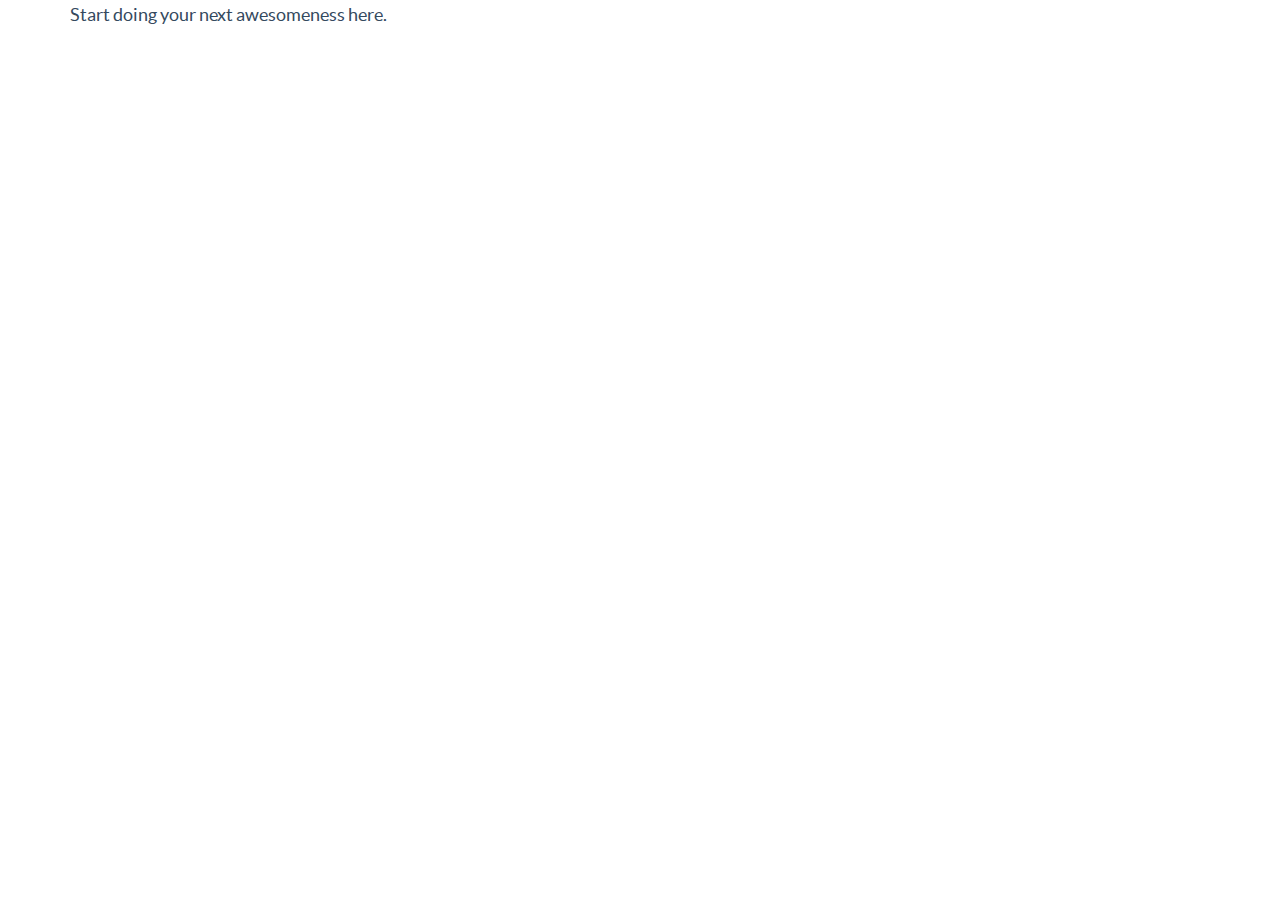
<file: template.html>
<!DOCTYPE html>
<html lang="en">
  <head>
    <meta charset="utf-8">
    <title>Flat UI Free</title>
    <meta name="viewport" content="width=device-width, initial-scale=1.0">

    <!-- Loading Bootstrap -->
    <link href="bootstrap/css/bootstrap.css" rel="stylesheet">

    <!-- Loading Flat UI -->
    <link href="css/flat-ui.css" rel="stylesheet">

    <link rel="shortcut icon" href="images/favicon.ico">

    <!-- HTML5 shim, for IE6-8 support of HTML5 elements. All other JS at the end of file. -->
    <!--[if lt IE 9]>
      <script src="js/html5shiv.js"></script>
      <script src="js/respond.min.js"></script>
    <![endif]-->
  </head>
  <body>
    <div class="container">
        Start doing your next awesomeness here.
    </div>
    <!-- /.container -->


    <!-- Load JS here for greater good =============================-->
    <script src="js/jquery-1.8.3.min.js"></script>
    <script src="js/jquery-ui-1.10.3.custom.min.js"></script>
    <script src="js/jquery.ui.touch-punch.min.js"></script>
    <script src="js/bootstrap.min.js"></script>
    <script src="js/bootstrap-select.js"></script>
    <script src="js/bootstrap-switch.js"></script>
    <script src="js/flatui-checkbox.js"></script>
    <script src="js/flatui-radio.js"></script>
    <script src="js/jquery.tagsinput.js"></script>
    <script src="js/jquery.placeholder.js"></script>
  </body>
</html>
</file>
<file: bootstrap/css/prettify.css>
.com { color: #93a1a1; }
.lit { color: #195f91; }
.pun, .opn, .clo { color: #93a1a1; }
.fun { color: #dc322f; }
.str, .atv { color: #D14; }
.kwd, .prettyprint .tag { color: #1e347b; }
.typ, .atn, .dec, .var { color: teal; }
.pln { color: #48484c; }

.prettyprint {
  padding: 8px;
  background-color: #f7f7f9;
  border: 1px solid #e1e1e8;
}
.prettyprint.linenums {
  -webkit-box-shadow: inset 40px 0 0 #fbfbfc, inset 41px 0 0 #ececf0;
     -moz-box-shadow: inset 40px 0 0 #fbfbfc, inset 41px 0 0 #ececf0;
          box-shadow: inset 40px 0 0 #fbfbfc, inset 41px 0 0 #ececf0;
}

/* Specify class=linenums on a pre to get line numbering */
ol.linenums {
  margin: 0 0 0 33px; /* IE indents via margin-left */
}
ol.linenums li {
  padding-left: 12px;
  color: #bebec5;
  line-height: 20px;
  text-shadow: 0 1px 0 #fff;
}
</file>
<file: css/flat-ui.css>
@font-face {
  font-family: 'Lato';
  src: url('../fonts/lato/lato-black.eot');
  src: url('../fonts/lato/lato-black.eot?#iefix') format('embedded-opentype'), url('../fonts/lato/lato-black.woff') format('woff'), url('../fonts/lato/lato-black.ttf') format('truetype'), url('../fonts/lato/lato-black.svg#latoblack') format('svg');
  font-weight: 900;
  font-style: normal;
}
@font-face {
  font-family: 'Lato';
  src: url('../fonts/lato/lato-bold.eot');
  src: url('../fonts/lato/lato-bold.eot?#iefix') format('embedded-opentype'), url('../fonts/lato/lato-bold.woff') format('woff'), url('../fonts/lato/lato-bold.ttf') format('truetype'), url('../fonts/lato/lato-bold.svg#latobold') format('svg');
  font-weight: bold;
  font-style: normal;
}
@font-face {
  font-family: 'Lato';
  src: url('../fonts/lato/lato-bolditalic.eot');
  src: url('../fonts/lato/lato-bolditalic.eot?#iefix') format('embedded-opentype'), url('../fonts/lato/lato-bolditalic.woff') format('woff'), url('../fonts/lato/lato-bolditalic.ttf') format('truetype'), url('../fonts/lato/lato-bolditalic.svg#latobold-italic') format('svg');
  font-weight: bold;
  font-style: italic;
}
@font-face {
  font-family: 'Lato';
  src: url('../fonts/lato/lato-italic.eot');
  src: url('../fonts/lato/lato-italic.eot?#iefix') format('embedded-opentype'), url('../fonts/lato/lato-italic.woff') format('woff'), url('../fonts/lato/lato-italic.ttf') format('truetype'), url('../fonts/lato/lato-italic.svg#latoitalic') format('svg');
  font-weight: normal;
  font-style: italic;
}
@font-face {
  font-family: 'Lato';
  src: url('../fonts/lato/lato-light.eot');
  src: url('../fonts/lato/lato-light.eot?#iefix') format('embedded-opentype'), url('../fonts/lato/lato-light.woff') format('woff'), url('../fonts/lato/lato-light.ttf') format('truetype'), url('../fonts/lato/lato-light.svg#latolight') format('svg');
  font-weight: 300;
  font-style: normal;
}
@font-face {
  font-family: 'Lato';
  src: url('../fonts/lato/lato-regular.eot');
  src: url('../fonts/lato/lato-regular.eot?#iefix') format('embedded-opentype'), url('../fonts/lato/lato-regular.woff') format('woff'), url('../fonts/lato/lato-regular.ttf') format('truetype'), url('../fonts/lato/lato-regular.svg#latoregular') format('svg');
  font-weight: normal;
  font-style: normal;
}
@font-face {
  font-family: "Flat-UI-Icons";
  src: url('../fonts/flat-ui-icons-regular.eot');
  src: url('../fonts/flat-ui-icons-regular.eot?#iefix') format('embedded-opentype'), url('../fonts/flat-ui-icons-regular.woff') format('woff'), url('../fonts/flat-ui-icons-regular.ttf') format('truetype'), url('../fonts/flat-ui-icons-regular.svg#flat-ui-icons-regular') format('svg');
  font-weight: normal;
  font-style: normal;
}
/* Use the following CSS code if you want to use data attributes for inserting your icons */
[data-icon]:before {
  font-family: 'Flat-UI-Icons';
  content: attr(data-icon);
  speak: none;
  font-weight: normal;
  font-variant: normal;
  text-transform: none;
  -webkit-font-smoothing: antialiased;
  -moz-osx-font-smoothing: grayscale;
}
/* Use the following CSS code if you want to have a class per icon */
/*
Instead of a list of all class selectors,
you can use the generic selector below, but it's slower:
[class*="fui-"] {
*/
.fui-arrow-right,
.fui-arrow-left,
.fui-cmd,
.fui-check-inverted,
.fui-heart,
.fui-location,
.fui-plus,
.fui-check,
.fui-cross,
.fui-list,
.fui-new,
.fui-video,
.fui-photo,
.fui-volume,
.fui-time,
.fui-eye,
.fui-chat,
.fui-search,
.fui-user,
.fui-mail,
.fui-lock,
.fui-gear,
.fui-radio-unchecked,
.fui-radio-checked,
.fui-checkbox-unchecked,
.fui-checkbox-checked,
.fui-calendar-solid,
.fui-pause,
.fui-play,
.fui-check-inverted-2 {
  display: inline-block;
  font-family: 'Flat-UI-Icons';
  speak: none;
  font-style: normal;
  font-weight: normal;
  font-variant: normal;
  text-transform: none;
  -webkit-font-smoothing: antialiased;
  -moz-osx-font-smoothing: grayscale;
}
.fui-arrow-right:before {
  content: "\e02c";
}
.fui-arrow-left:before {
  content: "\e02d";
}
.fui-cmd:before {
  content: "\e02f";
}
.fui-check-inverted:before {
  content: "\e006";
}
.fui-heart:before {
  content: "\e007";
}
.fui-location:before {
  content: "\e008";
}
.fui-plus:before {
  content: "\e009";
}
.fui-check:before {
  content: "\e00a";
}
.fui-cross:before {
  content: "\e00b";
}
.fui-list:before {
  content: "\e00c";
}
.fui-new:before {
  content: "\e00d";
}
.fui-video:before {
  content: "\e00e";
}
.fui-photo:before {
  content: "\e00f";
}
.fui-volume:before {
  content: "\e010";
}
.fui-time:before {
  content: "\e011";
}
.fui-eye:before {
  content: "\e012";
}
.fui-chat:before {
  content: "\e013";
}
.fui-search:before {
  content: "\e01c";
}
.fui-user:before {
  content: "\e01d";
}
.fui-mail:before {
  content: "\e01e";
}
.fui-lock:before {
  content: "\e01f";
}
.fui-gear:before {
  content: "\e024";
}
.fui-radio-unchecked:before {
  content: "\e02b";
}
.fui-radio-checked:before {
  content: "\e032";
}
.fui-checkbox-unchecked:before {
  content: "\e033";
}
.fui-checkbox-checked:before {
  content: "\e034";
}
.fui-calendar-solid:before {
  content: "\e022";
}
.fui-pause:before {
  content: "\e03b";
}
.fui-play:before {
  content: "\e03c";
}
.fui-check-inverted-2:before {
  content: "\e000";
}
.dropdown-arrow-inverse {
  border-bottom-color: #34495e !important;
  border-top-color: #34495e !important;
}
body {
  font-family: "Lato", Helvetica, Arial, sans-serif;
  font-size: 18px;
  line-height: 1.72222;
  color: #34495e;
  background-color: #ffffff;
}
a {
  color: #16a085;
  text-decoration: none;
  -webkit-transition: 0.25s;
  transition: 0.25s;
}
a:hover,
a:focus {
  color: #1abc9c;
  text-decoration: none;
}
a:focus {
  outline: none;
}
.img-rounded {
  border-radius: 6px;
}
.img-thumbnail {
  padding: 4px;
  line-height: 1.72222;
  background-color: #ffffff;
  border: 2px solid #bdc3c7;
  border-radius: 6px;
  -webkit-transition: all 0.25s ease-in-out;
  transition: all 0.25s ease-in-out;
  display: inline-block;
  max-width: 100%;
  height: auto;
}
.img-comment {
  font-size: 15px;
  line-height: 1.2;
  font-style: italic;
  margin: 24px 0;
}
h1,
h2,
h3,
h4,
h5,
h6,
.h1,
.h2,
.h3,
.h4,
.h5,
.h6 {
  font-family: inherit;
  font-weight: 700;
  line-height: 1.1;
  color: inherit;
}
h1 small,
h2 small,
h3 small,
h4 small,
h5 small,
h6 small,
.h1 small,
.h2 small,
.h3 small,
.h4 small,
.h5 small,
.h6 small {
  color: #e7e9ec;
}
h1,
h2,
h3 {
  margin-top: 30px;
  margin-bottom: 15px;
}
h4,
h5,
h6 {
  margin-top: 15px;
  margin-bottom: 15px;
}
h6 {
  font-weight: normal;
}
h1,
.h1 {
  font-size: 61px;
}
h2,
.h2 {
  font-size: 53px;
}
h3,
.h3 {
  font-size: 40px;
}
h4,
.h4 {
  font-size: 29px;
}
h5,
.h5 {
  font-size: 28px;
}
h6,
.h6 {
  font-size: 24px;
}
p {
  font-size: 18px;
  line-height: 1.72222;
  margin: 0 0 15px;
}
.lead {
  margin-bottom: 30px;
  font-size: 28px;
  line-height: 1.46428571;
  font-weight: 300;
}
@media (min-width: 768px) {
  .lead {
    font-size: 30.006px;
  }
}
small,
.small {
  font-size: 83%;
  line-height: 2.067;
}
.text-muted {
  color: #bdc3c7;
}
.text-inverse {
  color: #ffffff;
}
.text-primary {
  color: #1abc9c;
}
a.text-primary:hover {
  color: #15967d;
}
.text-warning {
  color: #f1c40f;
}
a.text-warning:hover {
  color: #c19d0c;
}
.text-danger {
  color: #e74c3c;
}
a.text-danger:hover {
  color: #b93d30;
}
.text-success {
  color: #2ecc71;
}
a.text-success:hover {
  color: #25a35a;
}
.text-info {
  color: #3498db;
}
a.text-info:hover {
  color: #2a7aaf;
}
.bg-primary {
  color: #ffffff;
  background-color: #34495e;
}
a.bg-primary:hover {
  background-color: #222f3d;
}
.bg-success {
  background-color: #dff0d8;
}
a.bg-success:hover {
  background-color: #c1e2b3;
}
.bg-info {
  background-color: #d9edf7;
}
a.bg-info:hover {
  background-color: #afd9ee;
}
.bg-warning {
  background-color: #fcf8e3;
}
a.bg-warning:hover {
  background-color: #f7ecb5;
}
.bg-danger {
  background-color: #f2dede;
}
a.bg-danger:hover {
  background-color: #e4b9b9;
}
.page-header {
  padding-bottom: 14px;
  margin: 60px 0 30px;
  border-bottom: 1px solid #e7e9ec;
}
ul,
ol {
  margin-bottom: 15px;
}
dl {
  margin-bottom: 30px;
}
dt,
dd {
  line-height: 1.72222;
}
@media (min-width: 768px) {
  .dl-horizontal dt {
    width: 160px;
  }
  .dl-horizontal dd {
    margin-left: 180px;
  }
}
abbr[title],
abbr[data-original-title] {
  border-bottom: 1px dotted #bdc3c7;
}
blockquote {
  border-left: 3px solid #e7e9ec;
  padding: 0 0 0 16px;
  margin: 0 0 30px;
}
blockquote p {
  font-size: 20px;
  line-height: 1.55;
  font-weight: normal;
  margin-bottom: .4em;
}
blockquote small,
blockquote .small {
  font-size: 18px;
  line-height: 1.72222;
  font-style: italic;
  color: inherit;
}
blockquote small:before,
blockquote .small:before {
  content: "";
}
blockquote.pull-right {
  padding-right: 16px;
  padding-left: 0;
  border-right: 3px solid #e7e9ec;
  border-left: 0;
}
blockquote.pull-right small:after {
  content: "";
}
address {
  margin-bottom: 30px;
  line-height: 1.72222;
}
code,
kbd,
pre,
samp {
  font-family: Monaco, Menlo, Consolas, "Courier New", monospace;
}
code {
  padding: 2px 6px;
  font-size: 85%;
  color: #c7254e;
  background-color: #f9f2f4;
  border-radius: 4px;
}
kbd {
  padding: 2px 6px;
  font-size: 85%;
  color: #ffffff;
  background-color: #34495e;
  border-radius: 4px;
  box-shadow: none;
}
pre {
  padding: 8px;
  margin: 0 0 15px;
  font-size: 13px;
  line-height: 1.72222;
  color: inherit;
  background-color: #ffffff;
  border: 2px solid #e7e9ec;
  border-radius: 6px;
  white-space: pre;
}
.pre-scrollable {
  max-height: 340px;
}
.thumbnail {
  display: block;
  padding: 4px;
  margin-bottom: 5px;
  line-height: 1.72222;
  background-color: #ffffff;
  border: 2px solid #bdc3c7;
  border-radius: 6px;
  -webkit-transition: all 0.25s ease-in-out;
  transition: all 0.25s ease-in-out;
}
.thumbnail > img,
.thumbnail a > img {
  display: block;
  max-width: 100%;
  height: auto;
  margin-left: auto;
  margin-right: auto;
}
a.thumbnail:hover,
a.thumbnail:focus,
a.thumbnail.active {
  border-color: #16a085;
}
.thumbnail .caption {
  padding: 9px;
  color: #34495e;
}
.btn {
  border: none;
  font-size: 15px;
  font-weight: normal;
  line-height: 1.4;
  border-radius: 4px;
  padding: 10px 15px;
  -webkit-font-smoothing: subpixel-antialiased;
  -webkit-transition: border .25s linear, color .25s linear, background-color .25s linear;
  transition: border .25s linear, color .25s linear, background-color .25s linear;
}
.btn:hover,
.btn:focus {
  outline: none;
  color: #ffffff;
}
.btn:active,
.btn.active {
  outline: none;
  -webkit-box-shadow: none;
  box-shadow: none;
}
.btn.disabled,
.btn[disabled],
fieldset[disabled] .btn {
  background-color: #bdc3c7;
  color: rgba(255, 255, 255, 0.75);
  opacity: 0.7;
  filter: alpha(opacity=70);
}
.btn > [class^="fui-"] {
  margin: 0 1px;
  position: relative;
  line-height: 1;
  top: 1px;
}
.btn-xs.btn > [class^="fui-"] {
  font-size: 11px;
  top: 0;
}
.btn-hg.btn > [class^="fui-"] {
  top: 2px;
}
.btn-default {
  color: #ffffff;
  background-color: #bdc3c7;
}
.btn-default:hover,
.btn-default:focus,
.btn-default:active,
.btn-default.active,
.open .dropdown-toggle.btn-default {
  color: #ffffff;
  background-color: #cacfd2;
  border-color: #cacfd2;
}
.btn-default:active,
.btn-default.active,
.open .dropdown-toggle.btn-default {
  background: #a1a6a9;
  border-color: #a1a6a9;
}
.btn-default.disabled,
.btn-default[disabled],
fieldset[disabled] .btn-default,
.btn-default.disabled:hover,
.btn-default[disabled]:hover,
fieldset[disabled] .btn-default:hover,
.btn-default.disabled:focus,
.btn-default[disabled]:focus,
fieldset[disabled] .btn-default:focus,
.btn-default.disabled:active,
.btn-default[disabled]:active,
fieldset[disabled] .btn-default:active,
.btn-default.disabled.active,
.btn-default[disabled].active,
fieldset[disabled] .btn-default.active {
  background-color: #bdc3c7;
  border-color: #bdc3c7;
}
.btn-primary {
  color: #ffffff;
  background-color: #1abc9c;
}
.btn-primary:hover,
.btn-primary:focus,
.btn-primary:active,
.btn-primary.active,
.open .dropdown-toggle.btn-primary {
  color: #ffffff;
  background-color: #48c9b0;
  border-color: #48c9b0;
}
.btn-primary:active,
.btn-primary.active,
.open .dropdown-toggle.btn-primary {
  background: #16a085;
  border-color: #16a085;
}
.btn-primary.disabled,
.btn-primary[disabled],
fieldset[disabled] .btn-primary,
.btn-primary.disabled:hover,
.btn-primary[disabled]:hover,
fieldset[disabled] .btn-primary:hover,
.btn-primary.disabled:focus,
.btn-primary[disabled]:focus,
fieldset[disabled] .btn-primary:focus,
.btn-primary.disabled:active,
.btn-primary[disabled]:active,
fieldset[disabled] .btn-primary:active,
.btn-primary.disabled.active,
.btn-primary[disabled].active,
fieldset[disabled] .btn-primary.active {
  background-color: #1abc9c;
  border-color: #1abc9c;
}
.btn-info {
  color: #ffffff;
  background-color: #3498db;
}
.btn-info:hover,
.btn-info:focus,
.btn-info:active,
.btn-info.active,
.open .dropdown-toggle.btn-info {
  color: #ffffff;
  background-color: #5dade2;
  border-color: #5dade2;
}
.btn-info:active,
.btn-info.active,
.open .dropdown-toggle.btn-info {
  background: #2c81ba;
  border-color: #2c81ba;
}
.btn-info.disabled,
.btn-info[disabled],
fieldset[disabled] .btn-info,
.btn-info.disabled:hover,
.btn-info[disabled]:hover,
fieldset[disabled] .btn-info:hover,
.btn-info.disabled:focus,
.btn-info[disabled]:focus,
fieldset[disabled] .btn-info:focus,
.btn-info.disabled:active,
.btn-info[disabled]:active,
fieldset[disabled] .btn-info:active,
.btn-info.disabled.active,
.btn-info[disabled].active,
fieldset[disabled] .btn-info.active {
  background-color: #3498db;
  border-color: #3498db;
}
.btn-danger {
  color: #ffffff;
  background-color: #e74c3c;
}
.btn-danger:hover,
.btn-danger:focus,
.btn-danger:active,
.btn-danger.active,
.open .dropdown-toggle.btn-danger {
  color: #ffffff;
  background-color: #ec7063;
  border-color: #ec7063;
}
.btn-danger:active,
.btn-danger.active,
.open .dropdown-toggle.btn-danger {
  background: #c44133;
  border-color: #c44133;
}
.btn-danger.disabled,
.btn-danger[disabled],
fieldset[disabled] .btn-danger,
.btn-danger.disabled:hover,
.btn-danger[disabled]:hover,
fieldset[disabled] .btn-danger:hover,
.btn-danger.disabled:focus,
.btn-danger[disabled]:focus,
fieldset[disabled] .btn-danger:focus,
.btn-danger.disabled:active,
.btn-danger[disabled]:active,
fieldset[disabled] .btn-danger:active,
.btn-danger.disabled.active,
.btn-danger[disabled].active,
fieldset[disabled] .btn-danger.active {
  background-color: #e74c3c;
  border-color: #e74c3c;
}
.btn-success {
  color: #ffffff;
  background-color: #2ecc71;
}
.btn-success:hover,
.btn-success:focus,
.btn-success:active,
.btn-success.active,
.open .dropdown-toggle.btn-success {
  color: #ffffff;
  background-color: #58d68d;
  border-color: #58d68d;
}
.btn-success:active,
.btn-success.active,
.open .dropdown-toggle.btn-success {
  background: #27ad60;
  border-color: #27ad60;
}
.btn-success.disabled,
.btn-success[disabled],
fieldset[disabled] .btn-success,
.btn-success.disabled:hover,
.btn-success[disabled]:hover,
fieldset[disabled] .btn-success:hover,
.btn-success.disabled:focus,
.btn-success[disabled]:focus,
fieldset[disabled] .btn-success:focus,
.btn-success.disabled:active,
.btn-success[disabled]:active,
fieldset[disabled] .btn-success:active,
.btn-success.disabled.active,
.btn-success[disabled].active,
fieldset[disabled] .btn-success.active {
  background-color: #2ecc71;
  border-color: #2ecc71;
}
.btn-warning {
  color: #ffffff;
  background-color: #f1c40f;
}
.btn-warning:hover,
.btn-warning:focus,
.btn-warning:active,
.btn-warning.active,
.open .dropdown-toggle.btn-warning {
  color: #ffffff;
  background-color: #f5d313;
  border-color: #f5d313;
}
.btn-warning:active,
.btn-warning.active,
.open .dropdown-toggle.btn-warning {
  background: #cda70d;
  border-color: #cda70d;
}
.btn-warning.disabled,
.btn-warning[disabled],
fieldset[disabled] .btn-warning,
.btn-warning.disabled:hover,
.btn-warning[disabled]:hover,
fieldset[disabled] .btn-warning:hover,
.btn-warning.disabled:focus,
.btn-warning[disabled]:focus,
fieldset[disabled] .btn-warning:focus,
.btn-warning.disabled:active,
.btn-warning[disabled]:active,
fieldset[disabled] .btn-warning:active,
.btn-warning.disabled.active,
.btn-warning[disabled].active,
fieldset[disabled] .btn-warning.active {
  background-color: #f1c40f;
  border-color: #f1c40f;
}
.btn-inverse {
  color: #ffffff;
  background-color: #34495e;
}
.btn-inverse:hover,
.btn-inverse:focus,
.btn-inverse:active,
.btn-inverse.active,
.open .dropdown-toggle.btn-inverse {
  color: #ffffff;
  background-color: #415b76;
  border-color: #415b76;
}
.btn-inverse:active,
.btn-inverse.active,
.open .dropdown-toggle.btn-inverse {
  background: #2c3e50;
  border-color: #2c3e50;
}
.btn-inverse.disabled,
.btn-inverse[disabled],
fieldset[disabled] .btn-inverse,
.btn-inverse.disabled:hover,
.btn-inverse[disabled]:hover,
fieldset[disabled] .btn-inverse:hover,
.btn-inverse.disabled:focus,
.btn-inverse[disabled]:focus,
fieldset[disabled] .btn-inverse:focus,
.btn-inverse.disabled:active,
.btn-inverse[disabled]:active,
fieldset[disabled] .btn-inverse:active,
.btn-inverse.disabled.active,
.btn-inverse[disabled].active,
fieldset[disabled] .btn-inverse.active {
  background-color: #34495e;
  border-color: #34495e;
}
.btn-embossed {
  -webkit-box-shadow: inset 0 -2px 0 rgba(0, 0, 0, 0.15);
  box-shadow: inset 0 -2px 0 rgba(0, 0, 0, 0.15);
}
.btn-embossed.active,
.btn-embossed:active {
  -webkit-box-shadow: inset 0 2px 0 rgba(0, 0, 0, 0.15);
  box-shadow: inset 0 2px 0 rgba(0, 0, 0, 0.15);
}
.btn-wide {
  min-width: 140px;
  padding-left: 30px;
  padding-right: 30px;
}
.btn-link {
  color: #16a085;
}
.btn-link:hover,
.btn-link:focus {
  color: #1abc9c;
  text-decoration: underline;
  background-color: transparent;
}
.btn-link[disabled]:hover,
fieldset[disabled] .btn-link:hover,
.btn-link[disabled]:focus,
fieldset[disabled] .btn-link:focus {
  color: #bdc3c7;
  text-decoration: none;
}
.btn-hg {
  padding: 13px 20px;
  font-size: 22px;
  line-height: 1.227;
  border-radius: 6px;
}
.btn-lg {
  padding: 10px 19px;
  font-size: 17px;
  line-height: 1.471;
  border-radius: 6px;
}
.btn-sm {
  padding: 9px 13px;
  font-size: 13px;
  line-height: 1.385;
  border-radius: 4px;
}
.btn-xs {
  padding: 6px 9px;
  font-size: 12px;
  line-height: 1.083;
  border-radius: 3px;
}
.btn-tip {
  font-weight: 300;
  padding-left: 10px;
  font-size: 92%;
}
.btn-block {
  white-space: normal;
}
.btn-default .caret {
  border-top-color: #ffffff;
}
.btn-primary .caret,
.btn-success .caret,
.btn-warning .caret,
.btn-danger .caret,
.btn-info .caret {
  border-top-color: #ffffff;
}
.dropup .btn-default .caret {
  border-bottom-color: #ffffff;
}
.dropup .btn-primary .caret,
.dropup .btn-success .caret,
.dropup .btn-warning .caret,
.dropup .btn-danger .caret,
.dropup .btn-info .caret {
  border-bottom-color: #ffffff;
}
.btn-group-xs > .btn {
  padding: 6px 9px;
  font-size: 12px;
  line-height: 1.083;
  border-radius: 3px;
}
.btn-group-sm > .btn {
  padding: 9px 13px;
  font-size: 13px;
  line-height: 1.385;
  border-radius: 4px;
}
.btn-group-lg > .btn {
  padding: 10px 19px;
  font-size: 17px;
  line-height: 1.471;
  border-radius: 6px;
}
.btn-group-gh > .btn {
  padding: 13px 20px;
  font-size: 22px;
  line-height: 1.227;
  border-radius: 6px;
}
.btn-group > .btn + .btn {
  margin-left: 0;
}
.btn-group > .btn + .dropdown-toggle {
  border-left: 2px solid rgba(52, 73, 94, 0.15);
  padding-left: 12px;
  padding-right: 12px;
}
.btn-group > .btn + .dropdown-toggle .caret {
  margin-left: 3px;
  margin-right: 3px;
}
.btn-group > .btn.btn-gh + .dropdown-toggle .caret {
  margin-left: 7px;
  margin-right: 7px;
}
.btn-group > .btn.btn-sm + .dropdown-toggle .caret {
  margin-left: 0;
  margin-right: 0;
}
.dropdown-toggle .caret {
  margin-left: 8px;
}
.btn-group > .btn,
.btn-group > .dropdown-menu,
.btn-group > .popover {
  font-weight: 400;
}
.btn-group:focus .dropdown-toggle {
  outline: none;
  -webkit-transition: 0.25s;
  transition: 0.25s;
}
.btn-group.open .dropdown-toggle {
  color: rgba(255, 255, 255, 0.75);
  -webkit-box-shadow: none;
  box-shadow: none;
}
.btn-toolbar .btn.active {
  color: #ffffff;
}
.btn-toolbar .btn > [class^="fui-"] {
  font-size: 16px;
  margin: 0 1px;
}
.caret {
  border-width: 8px 6px;
  border-bottom-color: #34495e;
  border-top-color: #34495e;
  border-style: solid;
  border-bottom-style: none;
  -webkit-transition: 0.25s;
  transition: 0.25s;
  -webkit-transform: scale(1.001);
  -ms-transform: scale(1.001);
  transform: scale(1.001);
}
.dropup .caret,
.dropup .btn-lg .caret,
.navbar-fixed-bottom .dropdown .caret {
  border-bottom-width: 8px;
}
.btn-lg .caret {
  border-top-width: 8px;
  border-right-width: 6px;
  border-left-width: 6px;
}
.select {
  display: inline-block;
  margin-bottom: 10px;
}
[class*="span"] > .select[class*="span"] {
  margin-left: 0;
}
.select[class*="span"] .btn {
  width: 100%;
}
.select.select-block {
  display: block;
  float: none;
  margin-left: 0;
  width: auto;
}
.select.select-block:before,
.select.select-block:after {
  content: " ";
  /* 1 */

  display: table;
  /* 2 */

}
.select.select-block:after {
  clear: both;
}
.select.select-block .btn {
  width: 100%;
}
.select.select-block .dropdown-menu {
  width: 100%;
}
.select .btn {
  width: 220px;
}
.select .btn.btn-hg .filter-option {
  left: 20px;
  right: 40px;
  top: 13px;
}
.select .btn.btn-hg .caret {
  right: 20px;
}
.select .btn.btn-lg .filter-option {
  left: 18px;
  right: 38px;
}
.select .btn.btn-sm .filter-option {
  left: 13px;
  right: 33px;
}
.select .btn.btn-sm .caret {
  right: 13px;
}
.select .btn.btn-xs .filter-option {
  left: 13px;
  right: 33px;
  top: 5px;
}
.select .btn.btn-xs .caret {
  right: 13px;
}
.select .btn .filter-option {
  height: 26px;
  left: 13px;
  overflow: hidden;
  position: absolute;
  right: 33px;
  text-align: left;
  top: 10px;
}
.select .btn .caret {
  position: absolute;
  right: 16px;
  top: 50%;
  margin-top: -3px;
}
.select .btn .dropdown-toggle {
  border-radius: 6px;
}
.select .btn .dropdown-menu {
  min-width: 100%;
}
.select .btn .dropdown-menu dt {
  cursor: default;
  display: block;
  padding: 3px 20px;
}
.select .btn .dropdown-menu li:not(.disabled) > a:hover small {
  color: rgba(255, 255, 255, 0.004);
}
.select .btn .dropdown-menu li > a {
  min-height: 20px;
}
.select .btn .dropdown-menu li > a.opt {
  padding-left: 35px;
}
.select .btn .dropdown-menu li small {
  padding-left: .5em;
}
.select .btn .dropdown-menu li > dt small {
  font-weight: normal;
}
.select .btn > .disabled,
.select .btn .dropdown-menu li.disabled > a {
  cursor: default;
}
.select .caret {
  border-bottom-color: #ffffff;
  border-top-color: #ffffff;
}
legend {
  display: block;
  width: 100%;
  padding: 0;
  margin-bottom: 15px;
  font-size: 24px;
  line-height: inherit;
  color: inherit;
  border-bottom: none;
}
textarea {
  font-size: 20px;
  line-height: 24px;
  padding: 5px 11px;
}
input[type="search"] {
  -webkit-appearance: none !important;
}
label {
  font-weight: normal;
  font-size: 15px;
  line-height: 2.4;
}
.form-control:-moz-placeholder {
  color: #b2bcc5;
}
.form-control::-moz-placeholder {
  color: #b2bcc5;
  opacity: 1;
}
.form-control:-ms-input-placeholder {
  color: #b2bcc5;
}
.form-control::-webkit-input-placeholder {
  color: #b2bcc5;
}
.form-control.placeholder {
  color: #b2bcc5;
}
.form-control {
  border: 2px solid #bdc3c7;
  color: #34495e;
  font-family: "Lato", Helvetica, Arial, sans-serif;
  font-size: 15px;
  line-height: 1.467;
  padding: 8px 12px;
  height: 42px;
  -webkit-appearance: none;
  border-radius: 6px;
  -webkit-box-shadow: none;
  box-shadow: none;
  -webkit-transition: border .25s linear, color .25s linear, background-color .25s linear;
  transition: border .25s linear, color .25s linear, background-color .25s linear;
}
.form-group.focus .form-control,
.form-control:focus {
  border-color: #1abc9c;
  outline: 0;
  -webkit-box-shadow: none;
  box-shadow: none;
}
.form-control[disabled],
.form-control[readonly],
fieldset[disabled] .form-control {
  background-color: #f4f6f6;
  border-color: #d5dbdb;
  color: #d5dbdb;
  cursor: default;
  opacity: 0.7;
  filter: alpha(opacity=70);
}
.form-control.flat {
  border-color: transparent;
}
.form-control.flat:hover {
  border-color: #bdc3c7;
}
.form-control.flat:focus {
  border-color: #1abc9c;
}
.input-sm {
  height: 35px;
  padding: 6px 10px;
  font-size: 13px;
  line-height: 1.462;
  border-radius: 6px;
}
select.input-sm {
  height: 35px;
  line-height: 35px;
}
textarea.input-sm,
select[multiple].input-sm {
  height: auto;
}
.input-lg {
  height: 45px;
  padding: 10px 15px;
  font-size: 17px;
  line-height: 1.235;
  border-radius: 6px;
}
select.input-lg {
  height: 45px;
  line-height: 45px;
}
textarea.input-lg,
select[multiple].input-lg {
  height: auto;
}
.input-hg {
  height: 53px;
  padding: 10px 16px;
  font-size: 22px;
  line-height: 1.318;
  border-radius: 6px;
}
select.input-hg {
  height: 53px;
  line-height: 53px;
}
textarea.input-hg,
select[multiple].input-hg {
  height: auto;
}
.has-warning .help-block,
.has-warning .control-label,
.has-warning .radio,
.has-warning .checkbox,
.has-warning .radio-inline,
.has-warning .checkbox-inline {
  color: #f1c40f;
}
.has-warning .form-control {
  color: #f1c40f;
  border-color: #f1c40f;
  -webkit-box-shadow: none;
  box-shadow: none;
}
.has-warning .form-control:-moz-placeholder {
  color: #f1c40f;
}
.has-warning .form-control::-moz-placeholder {
  color: #f1c40f;
  opacity: 1;
}
.has-warning .form-control:-ms-input-placeholder {
  color: #f1c40f;
}
.has-warning .form-control::-webkit-input-placeholder {
  color: #f1c40f;
}
.has-warning .form-control.placeholder {
  color: #f1c40f;
}
.has-warning .form-control:focus {
  border-color: #f1c40f;
  -webkit-box-shadow: none;
  box-shadow: none;
}
.has-warning .input-group-addon {
  color: #f1c40f;
  border-color: #f1c40f;
  background-color: #ffffff;
}
.has-error .help-block,
.has-error .control-label,
.has-error .radio,
.has-error .checkbox,
.has-error .radio-inline,
.has-error .checkbox-inline {
  color: #e74c3c;
}
.has-error .form-control {
  color: #e74c3c;
  border-color: #e74c3c;
  -webkit-box-shadow: none;
  box-shadow: none;
}
.has-error .form-control:-moz-placeholder {
  color: #e74c3c;
}
.has-error .form-control::-moz-placeholder {
  color: #e74c3c;
  opacity: 1;
}
.has-error .form-control:-ms-input-placeholder {
  color: #e74c3c;
}
.has-error .form-control::-webkit-input-placeholder {
  color: #e74c3c;
}
.has-error .form-control.placeholder {
  color: #e74c3c;
}
.has-error .form-control:focus {
  border-color: #e74c3c;
  -webkit-box-shadow: none;
  box-shadow: none;
}
.has-error .input-group-addon {
  color: #e74c3c;
  border-color: #e74c3c;
  background-color: #ffffff;
}
.has-success .help-block,
.has-success .control-label,
.has-success .radio,
.has-success .checkbox,
.has-success .radio-inline,
.has-success .checkbox-inline {
  color: #2ecc71;
}
.has-success .form-control {
  color: #2ecc71;
  border-color: #2ecc71;
  -webkit-box-shadow: none;
  box-shadow: none;
}
.has-success .form-control:-moz-placeholder {
  color: #2ecc71;
}
.has-success .form-control::-moz-placeholder {
  color: #2ecc71;
  opacity: 1;
}
.has-success .form-control:-ms-input-placeholder {
  color: #2ecc71;
}
.has-success .form-control::-webkit-input-placeholder {
  color: #2ecc71;
}
.has-success .form-control.placeholder {
  color: #2ecc71;
}
.has-success .form-control:focus {
  border-color: #2ecc71;
  -webkit-box-shadow: none;
  box-shadow: none;
}
.has-success .input-group-addon {
  color: #2ecc71;
  border-color: #2ecc71;
  background-color: #ffffff;
}
.help-block {
  font-size: 15px;
  margin-bottom: 5px;
  color: inherit;
}
.form-group {
  position: relative;
  margin-bottom: 20px;
}
.form-horizontal .control-label,
.form-horizontal .radio,
.form-horizontal .checkbox,
.form-horizontal .radio-inline,
.form-horizontal .checkbox-inline {
  margin-top: 0;
  margin-bottom: 0;
  padding-top: 6px;
}
.form-horizontal .form-group {
  margin-left: -15px;
  margin-right: -15px;
}
.form-horizontal .form-group:before,
.form-horizontal .form-group:after {
  content: " ";
  /* 1 */

  display: table;
  /* 2 */

}
.form-horizontal .form-group:after {
  clear: both;
}
.form-horizontal .form-control-static {
  padding-top: 6px;
}
.form-group {
  position: relative;
}
.form-control + .input-icon {
  position: absolute;
  top: 2px;
  right: 2px;
  line-height: 37px;
  vertical-align: middle;
  font-size: 20px;
  color: #b2bcc5;
  background-color: #ffffff;
  padding: 0 12px 0 0;
  border-radius: 6px;
}
.input-hg + .input-icon {
  line-height: 49px;
  padding: 0 16px 0 0;
}
.input-lg + .input-icon {
  line-height: 41px;
  padding: 0 15px 0 0;
}
.input-sm + .input-icon {
  font-size: 18px;
  line-height: 30px;
  padding: 0 10px 0 0;
}
.has-success .input-icon {
  color: #2ecc71;
}
.has-warning .input-icon {
  color: #f1c40f;
}
.has-error .input-icon {
  color: #e74c3c;
}
.form-control[disabled] + .input-icon,
.form-control[readonly] + .input-icon,
fieldset[disabled] .form-control + .input-icon,
.form-control.disabled + .input-icon {
  color: #d5dbdb;
  background-color: transparent;
  opacity: 0.7;
  filter: alpha(opacity=70);
}
.input-group-hg > .form-control,
.input-group-hg > .input-group-addon,
.input-group-hg > .input-group-btn > .btn {
  height: 53px;
  padding: 10px 16px;
  font-size: 22px;
  line-height: 1.318;
  border-radius: 6px;
}
select.input-group-hg > .form-control,
select.input-group-hg > .input-group-addon,
select.input-group-hg > .input-group-btn > .btn {
  height: 53px;
  line-height: 53px;
}
textarea.input-group-hg > .form-control,
textarea.input-group-hg > .input-group-addon,
textarea.input-group-hg > .input-group-btn > .btn,
select[multiple].input-group-hg > .form-control,
select[multiple].input-group-hg > .input-group-addon,
select[multiple].input-group-hg > .input-group-btn > .btn {
  height: auto;
}
.input-group-lg > .form-control,
.input-group-lg > .input-group-addon,
.input-group-lg > .input-group-btn > .btn {
  height: 45px;
  padding: 10px 15px;
  font-size: 17px;
  line-height: 1.235;
  border-radius: 6px;
}
select.input-group-lg > .form-control,
select.input-group-lg > .input-group-addon,
select.input-group-lg > .input-group-btn > .btn {
  height: 45px;
  line-height: 45px;
}
textarea.input-group-lg > .form-control,
textarea.input-group-lg > .input-group-addon,
textarea.input-group-lg > .input-group-btn > .btn,
select[multiple].input-group-lg > .form-control,
select[multiple].input-group-lg > .input-group-addon,
select[multiple].input-group-lg > .input-group-btn > .btn {
  height: auto;
}
.input-group-sm > .form-control,
.input-group-sm > .input-group-addon,
.input-group-sm > .input-group-btn > .btn {
  height: 35px;
  padding: 6px 10px;
  font-size: 13px;
  line-height: 1.462;
  border-radius: 6px;
}
select.input-group-sm > .form-control,
select.input-group-sm > .input-group-addon,
select.input-group-sm > .input-group-btn > .btn {
  height: 35px;
  line-height: 35px;
}
textarea.input-group-sm > .form-control,
textarea.input-group-sm > .input-group-addon,
textarea.input-group-sm > .input-group-btn > .btn,
select[multiple].input-group-sm > .form-control,
select[multiple].input-group-sm > .input-group-addon,
select[multiple].input-group-sm > .input-group-btn > .btn {
  height: auto;
}
.input-group-addon {
  padding: 10px 12px;
  font-size: 15px;
  color: #ffffff;
  text-align: center;
  background-color: #bdc3c7;
  border: 1px solid #bdc3c7;
  border-radius: 6px;
  -webkit-transition: border .25s linear, color .25s linear, background-color .25s linear;
  transition: border .25s linear, color .25s linear, background-color .25s linear;
}
.input-group-hg .input-group-addon,
.input-group-lg .input-group-addon,
.input-group-sm .input-group-addon {
  line-height: 1;
}
.input-group .form-control:first-child,
.input-group-addon:first-child,
.input-group-btn:first-child > .btn,
.input-group-btn:first-child > .dropdown-toggle,
.input-group-btn:last-child > .btn:not(:last-child):not(.dropdown-toggle) {
  border-bottom-right-radius: 0;
  border-top-right-radius: 0;
}
.input-group .form-control:last-child,
.input-group-addon:last-child,
.input-group-btn:last-child > .btn,
.input-group-btn:last-child > .dropdown-toggle,
.input-group-btn:first-child > .btn:not(:first-child) {
  border-bottom-left-radius: 0;
  border-top-left-radius: 0;
}
.form-group.focus .input-group-addon,
.input-group.focus .input-group-addon {
  background-color: #1abc9c;
  border-color: #1abc9c;
}
.form-group.focus .input-group-btn > .btn-default + .btn-default,
.input-group.focus .input-group-btn > .btn-default + .btn-default {
  border-left-color: #16a085;
}
.form-group.focus .input-group-btn .btn,
.input-group.focus .input-group-btn .btn {
  border-color: #1abc9c;
  background-color: #ffffff;
  color: #1abc9c;
}
.form-group.focus .input-group-btn .btn-default,
.input-group.focus .input-group-btn .btn-default {
  color: #ffffff;
  background-color: #1abc9c;
}
.form-group.focus .input-group-btn .btn-default:hover,
.input-group.focus .input-group-btn .btn-default:hover,
.form-group.focus .input-group-btn .btn-default:focus,
.input-group.focus .input-group-btn .btn-default:focus,
.form-group.focus .input-group-btn .btn-default:active,
.input-group.focus .input-group-btn .btn-default:active,
.form-group.focus .input-group-btn .btn-default.active,
.input-group.focus .input-group-btn .btn-default.active,
.open .dropdown-toggle.form-group.focus .input-group-btn .btn-default,
.open .dropdown-toggle.input-group.focus .input-group-btn .btn-default {
  color: #ffffff;
  background-color: #48c9b0;
  border-color: #48c9b0;
}
.form-group.focus .input-group-btn .btn-default:active,
.input-group.focus .input-group-btn .btn-default:active,
.form-group.focus .input-group-btn .btn-default.active,
.input-group.focus .input-group-btn .btn-default.active,
.open .dropdown-toggle.form-group.focus .input-group-btn .btn-default,
.open .dropdown-toggle.input-group.focus .input-group-btn .btn-default {
  background: #16a085;
  border-color: #16a085;
}
.form-group.focus .input-group-btn .btn-default.disabled,
.input-group.focus .input-group-btn .btn-default.disabled,
.form-group.focus .input-group-btn .btn-default[disabled],
.input-group.focus .input-group-btn .btn-default[disabled],
fieldset[disabled] .form-group.focus .input-group-btn .btn-default,
fieldset[disabled] .input-group.focus .input-group-btn .btn-default,
.form-group.focus .input-group-btn .btn-default.disabled:hover,
.input-group.focus .input-group-btn .btn-default.disabled:hover,
.form-group.focus .input-group-btn .btn-default[disabled]:hover,
.input-group.focus .input-group-btn .btn-default[disabled]:hover,
fieldset[disabled] .form-group.focus .input-group-btn .btn-default:hover,
fieldset[disabled] .input-group.focus .input-group-btn .btn-default:hover,
.form-group.focus .input-group-btn .btn-default.disabled:focus,
.input-group.focus .input-group-btn .btn-default.disabled:focus,
.form-group.focus .input-group-btn .btn-default[disabled]:focus,
.input-group.focus .input-group-btn .btn-default[disabled]:focus,
fieldset[disabled] .form-group.focus .input-group-btn .btn-default:focus,
fieldset[disabled] .input-group.focus .input-group-btn .btn-default:focus,
.form-group.focus .input-group-btn .btn-default.disabled:active,
.input-group.focus .input-group-btn .btn-default.disabled:active,
.form-group.focus .input-group-btn .btn-default[disabled]:active,
.input-group.focus .input-group-btn .btn-default[disabled]:active,
fieldset[disabled] .form-group.focus .input-group-btn .btn-default:active,
fieldset[disabled] .input-group.focus .input-group-btn .btn-default:active,
.form-group.focus .input-group-btn .btn-default.disabled.active,
.input-group.focus .input-group-btn .btn-default.disabled.active,
.form-group.focus .input-group-btn .btn-default[disabled].active,
.input-group.focus .input-group-btn .btn-default[disabled].active,
fieldset[disabled] .form-group.focus .input-group-btn .btn-default.active,
fieldset[disabled] .input-group.focus .input-group-btn .btn-default.active {
  background-color: #1abc9c;
  border-color: #1abc9c;
}
.input-group-btn .btn {
  background-color: #ffffff;
  border: 2px solid #bdc3c7;
  color: #bdc3c7;
  line-height: 18px;
}
.input-group-btn .btn-default {
  color: #ffffff;
  background-color: #bdc3c7;
}
.input-group-btn .btn-default:hover,
.input-group-btn .btn-default:focus,
.input-group-btn .btn-default:active,
.input-group-btn .btn-default.active,
.open .dropdown-toggle.input-group-btn .btn-default {
  color: #ffffff;
  background-color: #cacfd2;
  border-color: #cacfd2;
}
.input-group-btn .btn-default:active,
.input-group-btn .btn-default.active,
.open .dropdown-toggle.input-group-btn .btn-default {
  background: #a1a6a9;
  border-color: #a1a6a9;
}
.input-group-btn .btn-default.disabled,
.input-group-btn .btn-default[disabled],
fieldset[disabled] .input-group-btn .btn-default,
.input-group-btn .btn-default.disabled:hover,
.input-group-btn .btn-default[disabled]:hover,
fieldset[disabled] .input-group-btn .btn-default:hover,
.input-group-btn .btn-default.disabled:focus,
.input-group-btn .btn-default[disabled]:focus,
fieldset[disabled] .input-group-btn .btn-default:focus,
.input-group-btn .btn-default.disabled:active,
.input-group-btn .btn-default[disabled]:active,
fieldset[disabled] .input-group-btn .btn-default:active,
.input-group-btn .btn-default.disabled.active,
.input-group-btn .btn-default[disabled].active,
fieldset[disabled] .input-group-btn .btn-default.active {
  background-color: #bdc3c7;
  border-color: #bdc3c7;
}
.input-group-hg .input-group-btn .btn {
  line-height: 31px;
}
.input-group-lg .input-group-btn .btn {
  line-height: 21px;
}
.input-group-sm .input-group-btn .btn {
  line-height: 19px;
}
.input-group-btn:first-child > .btn {
  border-right-width: 0;
  margin-right: -2px;
}
.input-group-btn:last-child > .btn {
  border-left-width: 0;
  margin-left: -2px;
}
.input-group-btn > .btn-default + .btn-default {
  border-left: 2px solid #bdc3c7;
}
.input-group-btn > .btn:first-child + .btn .caret {
  margin-left: 0;
}
.input-group-rounded .input-group-btn + .form-control,
.input-group-rounded .input-group-btn:last-child .btn {
  border-bottom-right-radius: 20px;
  border-top-right-radius: 20px;
}
.input-group-hg.input-group-rounded .input-group-btn + .form-control,
.input-group-hg.input-group-rounded .input-group-btn:last-child .btn {
  border-bottom-right-radius: 27px;
  border-top-right-radius: 27px;
}
.input-group-lg.input-group-rounded .input-group-btn + .form-control,
.input-group-lg.input-group-rounded .input-group-btn:last-child .btn {
  border-bottom-right-radius: 25px;
  border-top-right-radius: 25px;
}
.input-group-rounded .form-control:first-child,
.input-group-rounded .input-group-btn:first-child .btn {
  border-bottom-left-radius: 20px;
  border-top-left-radius: 20px;
}
.input-group-hg.input-group-rounded .form-control:first-child,
.input-group-hg.input-group-rounded .input-group-btn:first-child .btn {
  border-bottom-left-radius: 27px;
  border-top-left-radius: 27px;
}
.input-group-lg.input-group-rounded .form-control:first-child,
.input-group-lg.input-group-rounded .input-group-btn:first-child .btn {
  border-bottom-left-radius: 25px;
  border-top-left-radius: 25px;
}
.input-group-rounded .input-group-btn + .form-control {
  padding-left: 0;
}
.checkbox,
.radio {
  margin-bottom: 12px;
  padding-left: 32px;
  position: relative;
  -webkit-transition: color 0.25s linear;
  transition: color 0.25s linear;
  font-size: 14px;
  line-height: 1.5;
}
.checkbox input,
.radio input {
  outline: none !important;
  display: none;
}
.checkbox .icons,
.radio .icons {
  color: #bdc3c7;
  display: block;
  height: 20px;
  left: 0;
  position: absolute;
  top: 0;
  width: 20px;
  text-align: center;
  line-height: 21px;
  font-size: 20px;
  cursor: pointer;
  -webkit-transition: color 0.25s linear;
  transition: color 0.25s linear;
}
.checkbox .icons .first-icon,
.radio .icons .first-icon,
.checkbox .icons .second-icon,
.radio .icons .second-icon {
  display: inline-table;
  position: absolute;
  left: 0;
  top: 0;
  background-color: transparent;
  margin: 0;
  opacity: 1;
  filter: alpha(opacity=100);
}
.checkbox .icons .second-icon,
.radio .icons .second-icon {
  opacity: 0;
  filter: alpha(opacity=0);
}
.checkbox:hover,
.radio:hover {
  -webkit-transition: color 0.25s linear;
  transition: color 0.25s linear;
}
.checkbox:hover .first-icon,
.radio:hover .first-icon {
  opacity: 0;
  filter: alpha(opacity=0);
}
.checkbox:hover .second-icon,
.radio:hover .second-icon {
  opacity: 1;
  filter: alpha(opacity=100);
}
.checkbox.checked,
.radio.checked {
  color: #1abc9c;
}
.checkbox.checked .first-icon,
.radio.checked .first-icon {
  opacity: 0;
  filter: alpha(opacity=0);
}
.checkbox.checked .second-icon,
.radio.checked .second-icon {
  opacity: 1;
  filter: alpha(opacity=100);
  color: #1abc9c;
  -webkit-transition: color 0.25s linear;
  transition: color 0.25s linear;
}
.checkbox.disabled,
.radio.disabled {
  cursor: default;
  color: #e6e8ea;
}
.checkbox.disabled .icons,
.radio.disabled .icons {
  color: #e6e8ea;
}
.checkbox.disabled .first-icon,
.radio.disabled .first-icon {
  opacity: 1;
  filter: alpha(opacity=100);
}
.checkbox.disabled .second-icon,
.radio.disabled .second-icon {
  opacity: 0;
  filter: alpha(opacity=0);
}
.checkbox.disabled.checked .icons,
.radio.disabled.checked .icons {
  color: #e6e8ea;
}
.checkbox.disabled.checked .first-icon,
.radio.disabled.checked .first-icon {
  opacity: 0;
  filter: alpha(opacity=0);
}
.checkbox.disabled.checked .second-icon,
.radio.disabled.checked .second-icon {
  opacity: 1;
  filter: alpha(opacity=100);
  color: #e6e8ea;
}
.checkbox.primary .icons,
.radio.primary .icons {
  color: #34495e;
}
.checkbox.primary.checked,
.radio.primary.checked {
  color: #1abc9c;
}
.checkbox.primary.checked .icons,
.radio.primary.checked .icons {
  color: #1abc9c;
}
.checkbox.primary.disabled,
.radio.primary.disabled {
  cursor: default;
  color: #bdc3c7;
}
.checkbox.primary.disabled .icons,
.radio.primary.disabled .icons {
  color: #bdc3c7;
}
.checkbox.primary.disabled.checked .icons,
.radio.primary.disabled.checked .icons {
  color: #bdc3c7;
}
.radio + .radio,
.checkbox + .checkbox {
  margin-top: 10px;
}
.navbar {
  font-size: 16px;
  min-height: 53px;
  margin-bottom: 30px;
  border: none;
  border-radius: 6px;
}
@media (min-width: 768px) {
  .navbar-header {
    float: left;
  }
}
.navbar-collapse {
  box-shadow: none;
  padding-right: 21px;
  padding-left: 21px;
}
@media (min-width: 768px) {
  .navbar-collapse .navbar-nav.navbar-left:first-child {
    margin-left: -21px;
  }
  .navbar-collapse .navbar-nav.navbar-left:first-child > li:first-child a {
    border-bottom-left-radius: 6px;
    border-top-left-radius: 6px;
  }
  .navbar-collapse .navbar-nav.navbar-right:last-child {
    margin-right: -21px;
  }
  .navbar > .container .navbar-collapse .navbar-nav.navbar-right:last-child {
    margin-right: -36px;
  }
  .navbar-collapse .navbar-nav.navbar-right:last-child > .dropdown:last-child > a {
    border-radius: 0 6px 6px 0;
  }
  .navbar-collapse .navbar-form.navbar-right:last-child {
    margin-right: -17px;
  }
  .navbar-fixed-top .navbar-collapse .navbar-form.navbar-right:last-child,
  .navbar-fixed-bottom .navbar-collapse .navbar-form.navbar-right:last-child {
    margin-right: 0;
  }
}
@media (max-width: 767px) {
  .navbar-collapse .navbar-nav.navbar-right:last-child {
    margin-bottom: 3px;
  }
}
.container > .navbar-header,
.container-fluid > .navbar-header,
.container > .navbar-collapse,
.container-fluid > .navbar-collapse {
  margin-right: -21px;
  margin-left: -21px;
}
@media (min-width: 768px) {
  .container > .navbar-header,
  .container-fluid > .navbar-header,
  .container > .navbar-collapse,
  .container-fluid > .navbar-collapse {
    margin-right: 0;
    margin-left: 0;
  }
}
.navbar-static-top {
  z-index: 1000;
  border-width: 0;
  border-radius: 0;
}
.navbar-fixed-top,
.navbar-fixed-bottom {
  z-index: 1030;
  border-radius: 0;
}
.navbar-fixed-top {
  border-width: 0;
}
.navbar-fixed-bottom {
  margin-bottom: 0;
  border-width: 0;
}
.navbar-brand {
  font-size: 24px;
  line-height: 1.042;
  font-weight: 700;
  padding: 14px 21px;
}
.navbar-brand > [class*="fui-"] {
  font-size: 19px;
  line-height: 1.263;
  vertical-align: top;
}
@media (min-width: 768px) {
  .navbar > .container .navbar-brand,
  .navbar > .container-fluid .navbar-brand {
    margin-left: -21px;
  }
}
.navbar-toggle {
  border: none;
  color: #34495e;
  margin: 0 0 0 21px;
  padding: 0 21px;
  height: 53px;
  line-height: 53px;
}
.navbar-toggle:before {
  color: #16a085;
  content: "\e00c";
  font-family: "Flat-UI-Icons";
  font-size: 22px;
  font-style: normal;
  font-weight: normal;
  -webkit-font-smoothing: antialiased;
  -webkit-transition: color 0.25s linear;
  transition: color 0.25s linear;
}
.navbar-toggle:hover,
.navbar-toggle:focus {
  outline: none;
}
.navbar-toggle:hover:before,
.navbar-toggle:focus:before {
  color: #1abc9c;
}
.navbar-toggle .icon-bar {
  display: none;
}
@media (min-width: 768px) {
  .navbar-toggle {
    display: none;
  }
}
.navbar-nav {
  margin: 0;
}
.navbar-nav > li > a {
  font-size: 16px;
  padding: 15px 21px;
  line-height: 23px;
  font-weight: 700;
}
.navbar-nav .dropdown-toggle .caret {
  border-top-color: #16a085;
  border-bottom-color: #16a085;
  border-width: 8px 6px 0;
  margin-left: 12px;
}
.navbar-nav > li > a:hover,
.navbar-nav > li > a:focus,
.navbar-nav .open > a:focus,
.navbar-nav .open > a:hover {
  background-color: transparent;
}
.navbar-nav > li > a:hover .caret,
.navbar-nav > li > a:focus .caret,
.navbar-nav .open > a:focus .caret,
.navbar-nav .open > a:hover .caret {
  border-top-color: #1abc9c;
  border-bottom-color: #1abc9c;
}
.navbar-nav [class^="fui-"] {
  line-height: 20px;
  position: relative;
  top: 1px;
}
.navbar-nav .visible-sm > [class^="fui-"],
.navbar-nav .visible-xs > [class^="fui-"] {
  margin-left: 12px;
}
@media (max-width: 767px) {
  .navbar-nav {
    margin: 0 -21px;
  }
  .navbar-nav .open .dropdown-menu > li > a,
  .navbar-nav .open .dropdown-menu .dropdown-header {
    padding: 7px 15px 7px 31px !important;
  }
  .navbar-nav .open .dropdown-menu > li > a {
    line-height: 23px;
  }
  .navbar-nav > li > a {
    padding-top: 7px;
    padding-bottom: 7px;
  }
}
.navbar-input {
  height: 35px;
  padding: 5px 10px;
  font-size: 13px;
  line-height: 1.4;
  border-radius: 6px;
}
select.navbar-input {
  height: 35px;
  line-height: 35px;
}
textarea.navbar-input,
select[multiple].navbar-input {
  height: auto;
}
.navbar-form {
  -webkit-box-shadow: none;
  box-shadow: none;
  margin-top: 0;
  margin-bottom: 0;
  padding-right: 19px;
  padding-left: 19px;
  padding-top: 9px;
  padding-bottom: 9px;
}
@media (max-width: 767px) {
  .navbar-form .form-group {
    margin-bottom: 5px;
  }
}
@media (max-width: 767px) {
  .navbar-form {
    margin: 3px -21px;
    width: auto;
  }
}
@media (min-width: 768px) {
  .navbar-nav + .navbar-form.navbar-left,
  .navbar-form.navbar-right:last-child {
    width: 260px;
  }
}
.navbar-form .form-control,
.navbar-form .input-group-addon,
.navbar-form .btn {
  height: 35px;
  padding: 5px 10px;
  font-size: 13px;
  line-height: 1.4;
  border-radius: 6px;
}
select.navbar-form .form-control,
select.navbar-form .input-group-addon,
select.navbar-form .btn {
  height: 35px;
  line-height: 35px;
}
textarea.navbar-form .form-control,
textarea.navbar-form .input-group-addon,
textarea.navbar-form .btn,
select[multiple].navbar-form .form-control,
select[multiple].navbar-form .input-group-addon,
select[multiple].navbar-form .btn {
  height: auto;
}
.navbar-form .input-group .form-control:first-child,
.navbar-form .input-group-addon:first-child,
.navbar-form .input-group-btn:first-child > .btn,
.navbar-form .input-group-btn:first-child > .dropdown-toggle,
.navbar-form .input-group-btn:last-child > .btn:not(:last-child):not(.dropdown-toggle) {
  border-bottom-right-radius: 0;
  border-top-right-radius: 0;
}
.navbar-form .input-group .form-control:last-child,
.navbar-form .input-group-addon:last-child,
.navbar-form .input-group-btn:last-child > .btn,
.navbar-form .input-group-btn:last-child > .dropdown-toggle,
.navbar-form .input-group-btn:first-child > .btn:not(:first-child) {
  border-bottom-left-radius: 0;
  border-top-left-radius: 0;
}
.navbar-form .form-control {
  font-size: 15px;
  border-radius: 5px;
  display: table-cell;
}
.navbar-form .form-group + .btn {
  font-size: 15px;
  border-radius: 5px;
  margin-left: 4px;
}
@media (max-width: 767px) {
  .navbar-form .form-group {
    margin-bottom: 0;
  }
  .navbar-form .form-group + .btn {
    margin-top: 9px;
    margin-left: 0;
  }
}
.navbar-nav > li > .dropdown-menu {
  min-width: 100%;
  border-radius: 4px;
}
@media (max-width: 767px) {
  .navbar-nav > li > .dropdown-menu {
    -webkit-transition: all 0s;
    transition: all 0s;
    display: none;
  }
}
@media (max-width: 767px) {
  .navbar-nav > li.open > .dropdown-menu {
    margin-top: 0 !important;
    display: block;
  }
}
.navbar-fixed-bottom .navbar-nav > li > .dropdown-menu {
  border-bottom-right-radius: 4px;
  border-bottom-left-radius: 4px;
}
.navbar-nav > .open > .dropdown-toggle,
.navbar-nav > .open > .dropdown-toggle:focus,
.navbar-nav > .open > .dropdown-toggle:hover {
  background-color: transparent;
}
.navbar-text {
  font-size: 16px;
  line-height: 1.438;
  color: #34495e;
  margin-top: 0;
  margin-bottom: 0;
  padding-top: 15px;
  padding-bottom: 15px;
}
@media (min-width: 768px) {
  .navbar-text {
    margin-left: 21px;
    margin-right: 21px;
  }
  .navbar-text.navbar-right:last-child {
    margin-right: 0;
  }
}
.navbar-btn {
  margin-top: 6px;
  margin-bottom: 6px;
}
.navbar-btn.btn-sm {
  margin-top: 9px;
  margin-bottom: 8px;
}
.navbar-btn.btn-xs {
  margin-top: 14px;
  margin-bottom: 14px;
}
.navbar-unread,
.navbar-new {
  font-family: "Lato", Helvetica, Arial, sans-serif;
  background-color: #1abc9c;
  border-radius: 50%;
  color: #ffffff;
  font-size: 0;
  font-weight: 700;
  height: 6px;
  line-height: 1;
  position: absolute;
  right: 12px;
  text-align: center;
  top: 35%;
  width: 6px;
  z-index: 10;
}
@media (max-width: 768px) {
  .navbar-unread,
  .navbar-new {
    position: static;
    float: right;
    margin: 0 0 0 10px;
  }
}
.active .navbar-unread,
.active .navbar-new {
  background-color: #ffffff;
  display: none;
}
.navbar-new {
  background-color: #e74c3c;
  font-size: 12px;
  height: 18px;
  line-height: 17px;
  margin: -6px -10px;
  min-width: 18px;
  padding: 0 1px;
  width: auto;
  -webkit-font-smoothing: subpixel-antialiased;
}
.navbar-default {
  background-color: #ecf0f1;
}
.navbar-default .navbar-brand {
  color: #34495e;
}
.navbar-default .navbar-brand:hover,
.navbar-default .navbar-brand:focus {
  color: #1abc9c;
  background-color: transparent;
}
.navbar-default .navbar-toggle:before {
  color: #34495e;
}
.navbar-default .navbar-toggle:hover,
.navbar-default .navbar-toggle:focus {
  background-color: transparent;
}
.navbar-default .navbar-toggle:hover:before,
.navbar-default .navbar-toggle:focus:before {
  color: #1abc9c;
}
.navbar-default .navbar-collapse,
.navbar-default .navbar-form {
  border-color: #e5e9ea;
  border-width: 2px;
}
.navbar-default .navbar-nav > li > a {
  color: #34495e;
}
.navbar-default .navbar-nav > li > a:hover,
.navbar-default .navbar-nav > li > a:focus {
  color: #1abc9c;
  background-color: transparent;
}
.navbar-default .navbar-nav > .active > a,
.navbar-default .navbar-nav > .active > a:hover,
.navbar-default .navbar-nav > .active > a:focus {
  color: #1abc9c;
  background-color: transparent;
}
.navbar-default .navbar-nav > .disabled > a,
.navbar-default .navbar-nav > .disabled > a:hover,
.navbar-default .navbar-nav > .disabled > a:focus {
  color: #cccccc;
  background-color: transparent;
}
.navbar-default .navbar-nav > .dropdown > a .caret {
  border-top-color: #34495e;
  border-bottom-color: #34495e;
}
.navbar-default .navbar-nav > .active > a .caret {
  border-top-color: #1abc9c;
  border-bottom-color: #1abc9c;
}
.navbar-default .navbar-nav > .dropdown > a:hover .caret,
.navbar-default .navbar-nav > .dropdown > a:focus .caret {
  border-top-color: #1abc9c;
  border-bottom-color: #1abc9c;
}
.navbar-default .navbar-nav > .open > a,
.navbar-default .navbar-nav > .open > a:hover,
.navbar-default .navbar-nav > .open > a:focus {
  background-color: transparent;
  color: #1abc9c;
}
.navbar-default .navbar-nav > .open > a .caret,
.navbar-default .navbar-nav > .open > a:hover .caret,
.navbar-default .navbar-nav > .open > a:focus .caret {
  border-top-color: #1abc9c;
  border-bottom-color: #1abc9c;
}
@media (max-width: 767px) {
  .navbar-default .navbar-nav .open .dropdown-menu > li > a {
    color: #34495e;
  }
  .navbar-default .navbar-nav .open .dropdown-menu > li > a:hover,
  .navbar-default .navbar-nav .open .dropdown-menu > li > a:focus {
    color: #1abc9c;
    background-color: transparent;
  }
  .navbar-default .navbar-nav .open .dropdown-menu > .active > a,
  .navbar-default .navbar-nav .open .dropdown-menu > .active > a:hover,
  .navbar-default .navbar-nav .open .dropdown-menu > .active > a:focus {
    color: #1abc9c;
    background-color: transparent;
  }
  .navbar-default .navbar-nav .open .dropdown-menu > .disabled > a,
  .navbar-default .navbar-nav .open .dropdown-menu > .disabled > a:hover,
  .navbar-default .navbar-nav .open .dropdown-menu > .disabled > a:focus {
    color: #cccccc;
    background-color: transparent;
  }
}
.navbar-default .navbar-form .form-control {
  border-color: transparent;
}
.navbar-default .navbar-form .form-control:-moz-placeholder {
  color: #aeb6bf;
}
.navbar-default .navbar-form .form-control::-moz-placeholder {
  color: #aeb6bf;
  opacity: 1;
}
.navbar-default .navbar-form .form-control:-ms-input-placeholder {
  color: #aeb6bf;
}
.navbar-default .navbar-form .form-control::-webkit-input-placeholder {
  color: #aeb6bf;
}
.navbar-default .navbar-form .form-control.placeholder {
  color: #aeb6bf;
}
.navbar-default .navbar-form .form-control:focus {
  border-color: #1abc9c;
  color: #1abc9c;
}
.navbar-default .navbar-form .input-group-btn .btn {
  border-color: transparent;
  color: #919ba4;
}
.navbar-default .navbar-form .input-group.focus .form-control,
.navbar-default .navbar-form .input-group.focus .input-group-btn .btn {
  border-color: #1abc9c;
  color: #1abc9c;
}
.navbar-default .navbar-text {
  color: #34495e;
}
.navbar-default .navbar-text a {
  color: #34495e;
}
.navbar-default .navbar-text a:hover,
.navbar-default .navbar-text a:focus {
  color: #1abc9c;
}
.navbar-inverse {
  background-color: #34495e;
}
.navbar-inverse .navbar-brand {
  color: #ffffff;
}
.navbar-inverse .navbar-brand:hover,
.navbar-inverse .navbar-brand:focus {
  color: #1abc9c;
  background-color: transparent;
}
.navbar-inverse .navbar-toggle:before {
  color: #ffffff;
}
.navbar-inverse .navbar-toggle:hover,
.navbar-inverse .navbar-toggle:focus {
  background-color: transparent;
}
.navbar-inverse .navbar-toggle:hover:before,
.navbar-inverse .navbar-toggle:focus:before {
  color: #1abc9c;
}
.navbar-inverse .navbar-collapse {
  border-color: #2f4154;
  border-width: 2px;
}
.navbar-inverse .navbar-nav > li > a {
  color: #ffffff;
}
.navbar-inverse .navbar-nav > li > a:hover,
.navbar-inverse .navbar-nav > li > a:focus {
  color: #1abc9c;
  background-color: transparent;
}
.navbar-inverse .navbar-nav > .active > a,
.navbar-inverse .navbar-nav > .active > a:hover,
.navbar-inverse .navbar-nav > .active > a:focus {
  color: #ffffff;
  background-color: #1abc9c;
}
.navbar-inverse .navbar-nav > .disabled > a,
.navbar-inverse .navbar-nav > .disabled > a:hover,
.navbar-inverse .navbar-nav > .disabled > a:focus {
  color: #444444;
  background-color: transparent;
}
.navbar-inverse .navbar-nav > .dropdown > a:hover .caret,
.navbar-inverse .navbar-nav > .dropdown > a:focus .caret {
  border-top-color: #1abc9c;
  border-bottom-color: #1abc9c;
}
.navbar-inverse .navbar-nav > .open > a,
.navbar-inverse .navbar-nav > .open > a:hover,
.navbar-inverse .navbar-nav > .open > a:focus {
  background-color: #1abc9c;
  color: #ffffff;
  border-left-color: transparent;
}
.navbar-inverse .navbar-nav > .open > a .caret,
.navbar-inverse .navbar-nav > .open > a:hover .caret,
.navbar-inverse .navbar-nav > .open > a:focus .caret {
  border-top-color: #ffffff;
  border-bottom-color: #ffffff;
}
.navbar-inverse .navbar-nav > .dropdown > a .caret {
  border-top-color: #4b6075;
  border-bottom-color: #4b6075;
}
.navbar-inverse .navbar-nav > .open > .dropdown-arrow {
  border-top-color: #34495e;
  border-bottom-color: #34495e;
}
.navbar-inverse .navbar-nav > .open > .dropdown-menu {
  background-color: #34495e;
  padding: 3px 4px;
}
.navbar-inverse .navbar-nav > .open > .dropdown-menu > li > a {
  color: #e1e4e7;
  border-radius: 4px;
  padding: 6px 9px;
}
.navbar-inverse .navbar-nav > .open > .dropdown-menu > li > a:hover,
.navbar-inverse .navbar-nav > .open > .dropdown-menu > li > a:focus {
  color: #ffffff;
  background-color: #1abc9c;
}
.navbar-inverse .navbar-nav > .open > .dropdown-menu > .divider {
  background-color: #2f4154;
  height: 2px;
  margin-left: -4px;
  margin-right: -4px;
}
@media (max-width: 767px) {
  .navbar-inverse .navbar-nav > li > a {
    border-left-width: 0;
  }
  .navbar-inverse .navbar-nav .open .dropdown-menu > li > a {
    color: #ffffff;
  }
  .navbar-inverse .navbar-nav .open .dropdown-menu > li > a:hover,
  .navbar-inverse .navbar-nav .open .dropdown-menu > li > a:focus {
    color: #1abc9c;
    background-color: transparent;
  }
  .navbar-inverse .navbar-nav .open .dropdown-menu > .active > a,
  .navbar-inverse .navbar-nav .open .dropdown-menu > .active > a:hover,
  .navbar-inverse .navbar-nav .open .dropdown-menu > .active > a:focus {
    color: #ffffff;
    background-color: #1abc9c;
  }
  .navbar-inverse .navbar-nav .open .dropdown-menu > .disabled > a,
  .navbar-inverse .navbar-nav .open .dropdown-menu > .disabled > a:hover,
  .navbar-inverse .navbar-nav .open .dropdown-menu > .disabled > a:focus {
    color: #444444;
    background-color: transparent;
  }
  .navbar-inverse .navbar-nav .dropdown-menu .divider {
    background-color: #2f4154;
  }
}
.navbar-inverse .navbar-form .form-control {
  color: #536a81;
  border-color: transparent;
  background-color: #293a4a;
}
.navbar-inverse .navbar-form .form-control:-moz-placeholder {
  color: #536a81;
}
.navbar-inverse .navbar-form .form-control::-moz-placeholder {
  color: #536a81;
  opacity: 1;
}
.navbar-inverse .navbar-form .form-control:-ms-input-placeholder {
  color: #536a81;
}
.navbar-inverse .navbar-form .form-control::-webkit-input-placeholder {
  color: #536a81;
}
.navbar-inverse .navbar-form .form-control.placeholder {
  color: #536a81;
}
.navbar-inverse .navbar-form .form-control:focus {
  border-color: #1abc9c;
  color: #1abc9c;
}
.navbar-inverse .navbar-form .btn {
  color: #ffffff;
  background-color: #1abc9c;
}
.navbar-inverse .navbar-form .btn:hover,
.navbar-inverse .navbar-form .btn:focus,
.navbar-inverse .navbar-form .btn:active,
.navbar-inverse .navbar-form .btn.active,
.open .dropdown-toggle.navbar-inverse .navbar-form .btn {
  color: #ffffff;
  background-color: #48c9b0;
  border-color: #48c9b0;
}
.navbar-inverse .navbar-form .btn:active,
.navbar-inverse .navbar-form .btn.active,
.open .dropdown-toggle.navbar-inverse .navbar-form .btn {
  background: #16a085;
  border-color: #16a085;
}
.navbar-inverse .navbar-form .btn.disabled,
.navbar-inverse .navbar-form .btn[disabled],
fieldset[disabled] .navbar-inverse .navbar-form .btn,
.navbar-inverse .navbar-form .btn.disabled:hover,
.navbar-inverse .navbar-form .btn[disabled]:hover,
fieldset[disabled] .navbar-inverse .navbar-form .btn:hover,
.navbar-inverse .navbar-form .btn.disabled:focus,
.navbar-inverse .navbar-form .btn[disabled]:focus,
fieldset[disabled] .navbar-inverse .navbar-form .btn:focus,
.navbar-inverse .navbar-form .btn.disabled:active,
.navbar-inverse .navbar-form .btn[disabled]:active,
fieldset[disabled] .navbar-inverse .navbar-form .btn:active,
.navbar-inverse .navbar-form .btn.disabled.active,
.navbar-inverse .navbar-form .btn[disabled].active,
fieldset[disabled] .navbar-inverse .navbar-form .btn.active {
  background-color: #1abc9c;
  border-color: #1abc9c;
}
.navbar-inverse .navbar-form .input-group-btn .btn {
  border-color: transparent;
  background-color: #293a4a;
  color: #526a82;
}
.navbar-inverse .navbar-form .input-group.focus .form-control,
.navbar-inverse .navbar-form .input-group.focus .input-group-btn .btn {
  border-color: #1abc9c;
  color: #1abc9c;
}
@media (max-width: 767px) {
  .navbar-inverse .navbar-form {
    border-color: #2f4154;
    border-width: 2px 0;
  }
}
.navbar-inverse .navbar-text {
  color: #ffffff;
}
.navbar-inverse .navbar-text a {
  color: #ffffff;
}
.navbar-inverse .navbar-text a:hover,
.navbar-inverse .navbar-text a:focus {
  color: #1abc9c;
}
.navbar-inverse .navbar-btn {
  color: #ffffff;
  background-color: #1abc9c;
}
.navbar-inverse .navbar-btn:hover,
.navbar-inverse .navbar-btn:focus,
.navbar-inverse .navbar-btn:active,
.navbar-inverse .navbar-btn.active,
.open .dropdown-toggle.navbar-inverse .navbar-btn {
  color: #ffffff;
  background-color: #48c9b0;
  border-color: #48c9b0;
}
.navbar-inverse .navbar-btn:active,
.navbar-inverse .navbar-btn.active,
.open .dropdown-toggle.navbar-inverse .navbar-btn {
  background: #16a085;
  border-color: #16a085;
}
.navbar-inverse .navbar-btn.disabled,
.navbar-inverse .navbar-btn[disabled],
fieldset[disabled] .navbar-inverse .navbar-btn,
.navbar-inverse .navbar-btn.disabled:hover,
.navbar-inverse .navbar-btn[disabled]:hover,
fieldset[disabled] .navbar-inverse .navbar-btn:hover,
.navbar-inverse .navbar-btn.disabled:focus,
.navbar-inverse .navbar-btn[disabled]:focus,
fieldset[disabled] .navbar-inverse .navbar-btn:focus,
.navbar-inverse .navbar-btn.disabled:active,
.navbar-inverse .navbar-btn[disabled]:active,
fieldset[disabled] .navbar-inverse .navbar-btn:active,
.navbar-inverse .navbar-btn.disabled.active,
.navbar-inverse .navbar-btn[disabled].active,
fieldset[disabled] .navbar-inverse .navbar-btn.active {
  background-color: #1abc9c;
  border-color: #1abc9c;
}
@media (min-width: 768px) {
  .navbar-embossed > .navbar-collapse {
    border-radius: 6px;
    -webkit-box-shadow: inset 0 -2px 0 rgba(0, 0, 0, 0.15);
    box-shadow: inset 0 -2px 0 rgba(0, 0, 0, 0.15);
  }
  .navbar-embossed.navbar-inverse .navbar-nav .active > a,
  .navbar-embossed.navbar-inverse .navbar-nav .open > a {
    -webkit-box-shadow: inset 0 -2px 0 rgba(0, 0, 0, 0.15);
    box-shadow: inset 0 -2px 0 rgba(0, 0, 0, 0.15);
  }
}
.navbar-lg {
  min-height: 76px;
}
.navbar-lg .navbar-brand {
  line-height: 1;
  padding-top: 26px;
  padding-bottom: 26px;
}
.navbar-lg .navbar-brand > [class*="fui-"] {
  font-size: 24px;
  line-height: 1;
}
.navbar-lg .navbar-nav > li > a {
  font-size: 15px;
  line-height: 1.6;
}
@media (min-width: 768px) {
  .navbar-lg .navbar-nav > li > a {
    padding-top: 26px;
    padding-bottom: 26px;
  }
}
.navbar-lg .navbar-toggle {
  height: 76px;
  line-height: 76px;
}
.navbar-lg .navbar-form {
  padding-top: 20.5px;
  padding-bottom: 20.5px;
}
.navbar-lg .navbar-text {
  padding-top: 26.5px;
  padding-bottom: 26.5px;
}
.navbar-lg .navbar-btn {
  margin-top: 17.5px;
  margin-bottom: 17.5px;
}
.navbar-lg .navbar-btn.btn-sm {
  margin-top: 20.5px;
  margin-bottom: 20.5px;
}
.navbar-lg .navbar-btn.btn-xs {
  margin-top: 25.5px;
  margin-bottom: 25.5px;
}
.tagsinput {
  background: white;
  border: 2px solid #1abc9c;
  border-radius: 6px;
  height: 100px;
  margin-bottom: 18px;
  padding: 6px 1px 1px 6px;
  overflow-y: auto;
  text-align: left;
}
.tagsinput .tag {
  border-radius: 4px;
  background-color: #1abc9c;
  color: #ffffff;
  font-size: 14px;
  cursor: pointer;
  display: inline-block;
  margin-right: 5px;
  margin-bottom: 5px;
  overflow: hidden;
  line-height: 15px;
  padding: 6px 13px 8px 19px;
  position: relative;
  vertical-align: middle;
  -webkit-transition: 0.25s linear;
  transition: 0.25s linear;
}
.tagsinput .tag:hover {
  background-color: #16a085;
  color: #ffffff;
  padding-left: 12px;
  padding-right: 20px;
}
.tagsinput .tag:hover .tagsinput-remove-link {
  color: #ffffff;
  opacity: 1;
  display: block\9;
}
.tagsinput input {
  background: transparent;
  border: none;
  color: #34495e;
  font-family: "Lato", Helvetica, Arial, sans-serif;
  font-size: 14px;
  margin: 0px;
  padding: 0 0 0 5px;
  outline: none !important;
  margin: 6px 5px 0 0;
  vertical-align: top;
  width: 12px;
}
.tagsinput-remove-link {
  bottom: 0;
  color: #ffffff;
  cursor: pointer;
  font-size: 12px;
  opacity: 0;
  padding: 7px 7px 5px 0;
  position: absolute;
  right: 0;
  text-align: right;
  text-decoration: none;
  top: 0;
  width: 100%;
  z-index: 2;
  display: none\9;
}
.tagsinput-remove-link:before {
  color: #ffffff;
  content: "\e00b";
  font-family: "Flat-UI-Icons";
}
.tagsinput-add-container {
  vertical-align: middle;
  display: inline-block;
}
.tagsinput-add {
  background-color: #d6dbdf;
  border-radius: 3px;
  color: #ffffff;
  cursor: pointer;
  display: inline-block;
  font-size: 14px;
  line-height: 1;
  margin-bottom: 5px;
  padding: 7px 9px;
  vertical-align: top;
  -webkit-transition: 0.25s linear;
  transition: 0.25s linear;
}
.tagsinput-add:hover {
  background-color: #1abc9c;
}
.tagsinput-add:before {
  content: "\e009";
  font-family: "Flat-UI-Icons";
}
.tags_clear {
  clear: both;
  width: 100%;
  height: 0px;
}
.not_valid {
  background: #fbd8db !important;
  color: #90111a !important;
  margin-left: 5px !important;
}
.twitter-typeahead {
  width: 100%;
}
.twitter-typeahead .tt-query,
.twitter-typeahead .tt-hint {
  border: 2px solid #bdc3c7;
  color: #34495e;
  font-family: "Lato", Helvetica, Arial, sans-serif;
  font-size: 15px;
  line-height: 1.467;
  padding: 8px 12px;
  height: 42px;
  -webkit-appearance: none;
  border-radius: 6px;
  -webkit-box-shadow: none;
  box-shadow: none;
  -webkit-transition: border .25s linear, color .25s linear, background-color .25s linear;
  transition: border .25s linear, color .25s linear, background-color .25s linear;
}
.twitter-typeahead .tt-query:-moz-placeholder,
.twitter-typeahead .tt-hint:-moz-placeholder {
  color: #b2bcc5;
}
.twitter-typeahead .tt-query::-moz-placeholder,
.twitter-typeahead .tt-hint::-moz-placeholder {
  color: #b2bcc5;
  opacity: 1;
}
.twitter-typeahead .tt-query:-ms-input-placeholder,
.twitter-typeahead .tt-hint:-ms-input-placeholder {
  color: #b2bcc5;
}
.twitter-typeahead .tt-query::-webkit-input-placeholder,
.twitter-typeahead .tt-hint::-webkit-input-placeholder {
  color: #b2bcc5;
}
.twitter-typeahead .tt-query.placeholder,
.twitter-typeahead .tt-hint.placeholder {
  color: #b2bcc5;
}
.form-group.focus .twitter-typeahead .tt-query,
.form-group.focus .twitter-typeahead .tt-hint,
.twitter-typeahead .tt-query:focus,
.twitter-typeahead .tt-hint:focus {
  border-color: #1abc9c;
  outline: 0;
  -webkit-box-shadow: none;
  box-shadow: none;
}
.twitter-typeahead .tt-query[disabled],
.twitter-typeahead .tt-hint[disabled],
.twitter-typeahead .tt-query[readonly],
.twitter-typeahead .tt-hint[readonly],
fieldset[disabled] .twitter-typeahead .tt-query,
fieldset[disabled] .twitter-typeahead .tt-hint {
  background-color: #f4f6f6;
  border-color: #d5dbdb;
  color: #d5dbdb;
  cursor: default;
  opacity: 0.7;
  filter: alpha(opacity=70);
}
.twitter-typeahead .tt-query.flat,
.twitter-typeahead .tt-hint.flat {
  border-color: transparent;
}
.twitter-typeahead .tt-query.flat:hover,
.twitter-typeahead .tt-hint.flat:hover {
  border-color: #bdc3c7;
}
.twitter-typeahead .tt-query.flat:focus,
.twitter-typeahead .tt-hint.flat:focus {
  border-color: #1abc9c;
}
.twitter-typeahead .tt-query + .input-icon,
.twitter-typeahead .tt-hint + .input-icon {
  position: absolute;
  top: 2px;
  right: 2px;
  line-height: 37px;
  vertical-align: middle;
  font-size: 20px;
  color: #b2bcc5;
  background-color: #ffffff;
  padding: 0 12px 0 0;
  border-radius: 6px;
}
.twitter-typeahead .tt-dropdown-menu {
  width: 100%;
  margin-top: 5px;
  border: 2px solid #1abc9c;
  padding: 5px 0;
  background-color: #ffffff;
  border-radius: 6px;
}
.twitter-typeahead .tt-suggestion p {
  padding: 6px 14px;
  font-size: 14px;
  line-height: 1.429;
  margin: 0;
}
.twitter-typeahead .tt-suggestion:first-child p,
.twitter-typeahead .tt-suggestion:last-child p {
  padding: 6px 14px;
}
.twitter-typeahead .tt-suggestion.tt-is-under-cursor {
  color: #fff;
  background-color: #16a085;
}
.progress {
  background: #ebedef;
  border-radius: 32px;
  height: 12px;
  -webkit-box-shadow: none;
  box-shadow: none;
}
.progress-bar {
  background: #1abc9c;
  line-height: 12px;
  -webkit-box-shadow: none;
  box-shadow: none;
}
.progress-bar-success {
  background-color: #2ecc71;
}
.progress-bar-warning {
  background-color: #f1c40f;
}
.progress-bar-danger {
  background-color: #e74c3c;
}
.progress-bar-info {
  background-color: #3498db;
}
.ui-slider {
  background: #ebedef;
  border-radius: 32px;
  height: 12px;
  -webkit-box-shadow: none;
  box-shadow: none;
  margin-bottom: 20px;
  position: relative;
  cursor: pointer;
}
.ui-slider-handle {
  background-color: #16a085;
  border-radius: 50%;
  cursor: pointer;
  height: 18px;
  position: absolute;
  width: 18px;
  z-index: 2;
  -webkit-transition: background 0.25s;
  transition: background 0.25s;
}
.ui-slider-handle:hover,
.ui-slider-handle:focus {
  background-color: #48c9b0;
  outline: none;
}
.ui-slider-handle:active {
  background-color: #16a085;
}
.ui-slider-range {
  background-color: #1abc9c;
  display: block;
  height: 100%;
  position: absolute;
  z-index: 1;
}
.ui-slider-segment {
  background-color: #d9dbdd;
  border-radius: 50%;
  height: 6px;
  width: 6px;
}
.ui-slider-value {
  float: right;
  font-size: 13px;
  margin-top: 12px;
}
.ui-slider-value.first {
  clear: left;
  float: left;
}
.ui-slider-horizontal .ui-slider-handle {
  margin-left: -9px;
  top: -3px;
}
.ui-slider-horizontal .ui-slider-handle[style*="100"] {
  margin-left: -15px;
}
.ui-slider-horizontal .ui-slider-range {
  border-radius: 30px 0 0 30px;
}
.ui-slider-horizontal .ui-slider-segment {
  float: left;
  margin: 3px -6px 0 0;
}
.ui-slider-vertical {
  width: 12px;
}
.ui-slider-vertical .ui-slider-handle {
  margin-left: -3px;
  margin-bottom: -11px;
  top: auto;
}
.ui-slider-vertical .ui-slider-range {
  width: 100%;
  bottom: 0;
  border-radius: 0 0 30px 30px;
}
.ui-slider-vertical .ui-slider-segment {
  position: absolute;
  right: 3px;
}
.pager {
  background-color: #34495e;
  border-radius: 6px;
  color: #ffffff;
  font-size: 16px;
  font-weight: 700;
  display: inline-block;
}
.pager li:first-child > a,
.pager li:first-child > span {
  border-left: none;
  border-radius: 6px 0 0 6px;
}
.pager li > a,
.pager li > span {
  background: none;
  border: none;
  border-left: 2px solid #2c3e50;
  color: #ffffff;
  padding: 9px 15px 10px;
  text-decoration: none;
  white-space: nowrap;
  border-radius: 0 6px 6px 0;
  line-height: 1.313;
}
.pager li > a:hover,
.pager li > span:hover,
.pager li > a:focus,
.pager li > span:focus {
  background-color: #2c3e50;
}
.pager li > a:active,
.pager li > span:active {
  background-color: #2c3e50;
}
.pager li > a [class*="fui-"] + span,
.pager li > span [class*="fui-"] + span {
  margin-left: 8px;
}
.pager li > a span + [class*="fui-"],
.pager li > span span + [class*="fui-"] {
  margin-left: 8px;
}
.pagination {
  position: relative;
}
.pagination ul {
  background: #d6dbdf;
  color: #ffffff;
  padding: 0;
  margin: 0;
  display: inline-block;
  border-radius: 6px;
}
.pagination ul li {
  display: inline-block;
  margin-right: -3px;
  vertical-align: middle;
}
.pagination ul li:first-child {
  border-radius: 6px 0 0 6px;
}
.pagination ul li:first-child.previous + li > a,
.pagination ul li:first-child.previous + li > span {
  border-left-width: 5px;
}
.pagination ul li:last-child {
  border-radius: 0 6px 6px 0;
  margin-right: 0;
}
.pagination ul li.previous > a,
.pagination ul li.next > a,
.pagination ul li.previous > span,
.pagination ul li.next > span {
  background: transparent;
  border: none;
  border-right: 2px solid #e4e7ea;
  font-size: 16px;
  margin: 0 9px 0 0;
  padding: 12px 17px;
  border-radius: 6px 0 0 6px;
}
.pagination ul li.previous > a,
.pagination ul li.next > a,
.pagination ul li.previous > span,
.pagination ul li.next > span,
.pagination ul li.previous > a:hover,
.pagination ul li.next > a:hover,
.pagination ul li.previous > span:hover,
.pagination ul li.next > span:hover,
.pagination ul li.previous > a:focus,
.pagination ul li.next > a:focus,
.pagination ul li.previous > span:focus,
.pagination ul li.next > span:focus {
  border-color: #e4e7ea !important;
}
@media (max-width: 480px) {
  .pagination ul li.previous > a,
  .pagination ul li.next > a,
  .pagination ul li.previous > span,
  .pagination ul li.next > span {
    margin-right: 0;
  }
}
.pagination ul li.next {
  margin-left: 9px;
}
.pagination ul li.next > a,
.pagination ul li.next > span {
  border-left: 2px solid #e4e7ea;
  border-right: none;
  margin: 0;
  border-radius: 0 6px 6px 0;
}
.pagination ul li.active > a,
.pagination ul li.active > span {
  background-color: #ffffff;
  border-color: #ffffff;
  border-width: 2px !important;
  color: #d6dbdf;
  margin: 10px 5px 9px;
}
.pagination ul li.active > a:hover,
.pagination ul li.active > span:hover,
.pagination ul li.active > a:focus,
.pagination ul li.active > span:focus {
  background-color: #ffffff;
  border-color: #ffffff;
  color: #d6dbdf;
}
.pagination ul li.active.previous,
.pagination ul li.active.next {
  border-color: #e4e7ea;
}
.pagination ul li.active.previous > a,
.pagination ul li.active.next > a,
.pagination ul li.active.previous > span,
.pagination ul li.active.next > span {
  margin: 0;
}
.pagination ul li.active.previous > a,
.pagination ul li.active.next > a,
.pagination ul li.active.previous > span,
.pagination ul li.active.next > span,
.pagination ul li.active.previous > a:hover,
.pagination ul li.active.next > a:hover,
.pagination ul li.active.previous > span:hover,
.pagination ul li.active.next > span:hover,
.pagination ul li.active.previous > a:focus,
.pagination ul li.active.next > a:focus,
.pagination ul li.active.previous > span:focus,
.pagination ul li.active.next > span:focus {
  background-color: #1abc9c;
  color: #ffffff;
}
.pagination ul li.active.previous {
  margin-right: 6px;
}
.pagination ul li > a,
.pagination ul li > span {
  display: inline-block;
  background: #ffffff;
  border: 5px solid #d6dbdf;
  color: #ffffff;
  font-size: 14px;
  line-height: 16px;
  margin: 7px 2px 6px;
  min-width: 0;
  min-height: 16px;
  padding: 0 4px;
  border-radius: 50px;
  -webkit-transition: background .2s ease-out, border-color 0s ease-out, color .2s ease-out;
  transition: background .2s ease-out, border-color 0s ease-out, color .2s ease-out;
}
.pagination ul li > a:hover,
.pagination ul li > span:hover,
.pagination ul li > a:focus,
.pagination ul li > span:focus {
  background-color: #1abc9c;
  border-color: #1abc9c;
  color: #ffffff;
  -webkit-transition: background .2s ease-out, border-color .2s ease-out, color .2s ease-out;
  transition: background .2s ease-out, border-color .2s ease-out, color .2s ease-out;
}
.pagination ul li > a:active,
.pagination ul li > span:active {
  background-color: #16a085;
  border-color: #16a085;
}
.pagination > .btn.previous,
.pagination > .btn.next {
  margin-right: 8px;
  font-size: 14px;
  line-height: 1.429;
  padding-left: 23px;
  padding-right: 23px;
}
.pagination > .btn.previous [class*="fui-"],
.pagination > .btn.next [class*="fui-"] {
  font-size: 16px;
  margin-left: -2px;
  margin-top: -2px;
}
.pagination > .btn.next {
  margin-left: 8px;
  margin-right: 0;
}
.pagination > .btn.next [class*="fui-"] {
  margin-right: -2px;
  margin-left: 4px;
}
.tooltip {
  font-size: 14px;
  line-height: 1.286;
}
.tooltip.in {
  opacity: 1;
}
.tooltip.top {
  padding-bottom: 9px;
}
.tooltip.top .tooltip-arrow {
  border-top-color: #34495e;
  border-width: 9px 9px 0;
  bottom: 0;
  margin-left: -9px;
}
.tooltip.right .tooltip-arrow {
  border-right-color: #34495e;
  border-width: 9px 9px 9px 0;
  margin-top: -9px;
  left: -3px;
}
.tooltip.bottom {
  padding-top: 8px;
}
.tooltip.bottom .tooltip-arrow {
  border-bottom-color: #34495e;
  border-width: 0 9px 9px;
  margin-left: -9px;
  top: -1px;
}
.tooltip.left .tooltip-arrow {
  border-left-color: #34495e;
  border-width: 9px 0 9px 9px;
  margin-top: -9px;
  right: -3px;
}
.tooltip-inner {
  background-color: #34495e;
  line-height: 1.286;
  padding: 12px 12px;
  text-align: center;
  width: 183px;
  border-radius: 6px;
}
.dropdown-menu {
  background-color: #f3f4f5;
  border: none;
  display: block;
  margin-top: 8px;
  opacity: 0;
  padding: 0;
  visibility: hidden;
  -webkit-box-shadow: none;
  box-shadow: none;
  -webkit-transition: 0.25s;
  transition: 0.25s;
}
.open > .dropdown-menu {
  margin-top: 18px !important;
  opacity: 1;
  visibility: visible;
}
.dropdown-menu li:first-child dt + a {
  border-radius: 0;
}
.dropdown-menu li:first-child > a {
  border-radius: 6px 6px 0 0;
  padding-top: 8px;
}
.dropdown-menu li:last-child > a {
  border-radius: 0 0 6px 6px;
  padding-bottom: 10px;
}
.dropdown-menu li.active > a,
.dropdown-menu li.selected > a,
.dropdown-menu li.active > a.highlighted,
.dropdown-menu li.selected > a.highlighted {
  background: #1abc9c;
  color: #ffffff;
}
.dropdown-menu li.active > a:hover,
.dropdown-menu li.selected > a:hover,
.dropdown-menu li.active > a.highlighted:hover,
.dropdown-menu li.selected > a.highlighted:hover,
.dropdown-menu li.active > a:focus,
.dropdown-menu li.selected > a:focus,
.dropdown-menu li.active > a.highlighted:focus,
.dropdown-menu li.selected > a.highlighted:focus {
  background: #16a085;
  color: #ffffff;
}
.dropdown-menu li > a {
  color: rgba(52, 73, 94, 0.75);
  padding: 6px 15px 8px;
  text-decoration: none;
  -webkit-transition: background-color 0.25s;
  transition: background-color 0.25s;
}
.dropdown-menu li > a:before,
.dropdown-menu li > a:after {
  content: " ";
  /* 1 */

  display: table;
  /* 2 */

}
.dropdown-menu li > a:after {
  clear: both;
}
.dropdown-menu li > a:hover,
.dropdown-menu li > a:active,
.dropdown-menu li > a:focus {
  background: #e1e4e7;
  color: inherit;
  outline: none;
}
.dropdown-menu li > a.highlighted {
  background: #c9cfd4;
  color: #ffffff;
}
.dropdown-menu li > a.highlighted:hover,
.dropdown-menu li > a.highlighted:focus {
  background: #bac1c8;
  color: #ffffff;
}
.dropdown-menu li > a:before {
  float: right;
  margin-top: 3px;
}
.dropdown-menu li dt {
  font-weight: 300;
  margin-bottom: 3px;
  margin-top: 12px;
  padding: 0 15px;
}
@media (max-width: 991px) {
  .dropdown-menu {
    border-radius: 0 0 6px 6px !important;
  }
}
.dropdown-menu .divider {
  margin-top: 3px;
  margin-bottom: 3px;
}
.dropup .dropdown-menu,
.navbar-fixed-bottom .dropdown .dropdown-menu {
  margin-bottom: 8px;
}
.dropup .dropdown-arrow,
.navbar-fixed-bottom .dropdown .dropdown-arrow {
  border-bottom: none;
  border-top: 8px outset #f3f4f5;
  bottom: 100%;
  top: auto;
}
.navbar-fixed-bottom .nav > li > ul:before {
  border-bottom: none;
  border-top: 9px outset #34495e;
  bottom: 4px;
  top: auto;
}
.open.dropup > .dropdown-menu {
  margin-bottom: 18px;
}
.open.dropup > .dropdown-arrow {
  margin-bottom: 10px;
}
.open.dropup > .dropdown-arrow.dropdown-arrow-inverse {
  border-top-color: #34495e;
}
.open > .dropdown-arrow {
  margin-top: 11px;
  opacity: 1;
}
.dropdown-arrow {
  border-style: solid;
  border-width: 0 8px 7px;
  border-color: transparent transparent #f3f4f5 transparent;
  height: 0;
  margin-top: 0;
  opacity: 0;
  position: absolute;
  right: 19px;
  top: 100%;
  width: 0;
  z-index: 10;
  -webkit-transform: rotate(360deg);
  -webkit-transition: 0.25s;
  transition: 0.25s;
}
.dropdown-inverse {
  background-color: #34495e;
  color: #cccccc;
  padding: 4px 0 6px;
}
.dropdown-inverse li {
  margin: 0 4px -2px;
}
.dropdown-inverse li:first-child > a,
.dropdown-inverse li:last-child > a {
  border-radius: 2px;
  padding-bottom: 7px;
  padding-top: 5px;
}
.dropdown-inverse li:first-child dt + a,
.dropdown-inverse li:last-child dt + a {
  border-radius: 2px;
}
.dropdown-inverse li.active > a,
.dropdown-inverse li.selected > a {
  background: #1abc9c;
  color: #ffffff;
  position: relative;
  z-index: 1;
}
.dropdown-inverse li dt {
  padding-left: 11px;
  padding-right: 11px;
}
.dropdown-inverse li .divider {
  margin-left: 11px;
  margin-right: 11px;
}
.dropdown-inverse li > a {
  border-radius: 2px;
  color: #ffffff;
  padding: 5px 11px 7px;
}
.dropdown-inverse li > a:hover,
.dropdown-inverse li > a:active,
.dropdown-inverse li > a:focus {
  background: #2c3e50;
}
.dropdown-inverse li > a.highlighted {
  background: #526476;
}
.dropdown-inverse li > a.highlighted:hover,
.dropdown-inverse li > a.highlighted:focus {
  background: #677786;
}
.dropdown-inverse li .divider {
  background-color: #526476;
  border-bottom-color: #526476;
}
/* ============================================================
 * bootstrapSwitch v1.3 by Larentis Mattia @spiritualGuru
 * http://www.larentis.eu/switch/
 * ============================================================
 * Licensed under the Apache License, Version 2.0
 * http://www.apache.org/licenses/LICENSE-2.0
 * ============================================================ */
.has-switch {
  border-radius: 30px;
  display: inline-block;
  cursor: pointer;
  line-height: 1.72222;
  overflow: hidden;
  position: relative;
  text-align: left;
  width: 80px;
  -webkit-mask: url('../images/switch/mask.png') 0 0 no-repeat;
  mask: url('../images/switch/mask.png') 0 0 no-repeat;
  -webkit-user-select: none;
  -moz-user-select: none;
  -ms-user-select: none;
  -o-user-select: none;
  user-select: none;
}
.has-switch.deactivate {
  opacity: 0.5;
  filter: alpha(opacity=50);
  cursor: default !important;
}
.has-switch.deactivate label,
.has-switch.deactivate span {
  cursor: default !important;
}
.has-switch > div {
  width: 130px;
  position: relative;
  top: 0;
}
.has-switch > div.switch-animate {
  -webkit-transition: left 0.25s ease-out;
  transition: left 0.25s ease-out;
}
.has-switch > div.switch-off {
  left: -50px;
}
.has-switch > div.switch-off label {
  background-color: #7f8c9a;
  border-color: #bdc3c7;
  -webkit-box-shadow: -1px 0 0 rgba(255, 255, 255, 0.5);
  box-shadow: -1px 0 0 rgba(255, 255, 255, 0.5);
}
.has-switch > div.switch-on {
  left: 0;
}
.has-switch > div.switch-on label {
  background-color: #1abc9c;
}
.has-switch input[type=checkbox] {
  display: none;
}
.has-switch span {
  cursor: pointer;
  font-size: 15px;
  font-weight: 700;
  float: left;
  height: 29px;
  line-height: 19px;
  margin: 0;
  padding-bottom: 6px;
  padding-top: 5px;
  position: relative;
  text-align: center;
  width: 50%;
  z-index: 1;
  -webkit-transition: 0.25s ease-out;
  transition: 0.25s ease-out;
}
.has-switch span.switch-left {
  border-radius: 30px 0 0 30px;
  background-color: #34495e;
  color: #1abc9c;
  border-left: 1px solid transparent;
}
.has-switch span.switch-right {
  border-radius: 0 30px 30px 0;
  background-color: #bdc3c7;
  color: #ffffff;
  text-indent: 7px;
}
.has-switch span.switch-right [class*="fui-"] {
  text-indent: 0;
}
.has-switch label {
  border: 4px solid #34495e;
  border-radius: 50%;
  float: left;
  height: 29px;
  margin: 0 -15px;
  padding: 0;
  position: relative;
  vertical-align: middle;
  width: 29px;
  z-index: 100;
  -webkit-transition: 0.25s ease-out;
  transition: 0.25s ease-out;
}
.switch-square {
  border-radius: 6px;
  -webkit-mask: url('../images/switch/mask.png') 0 0 no-repeat;
  mask: url('../images/switch/mask.png') 0 0 no-repeat;
}
.switch-square > div.switch-off label {
  border-color: #7f8c9a;
  border-radius: 6px 0 0 6px;
}
.switch-square span.switch-left {
  border-radius: 6px 0 0 6px;
}
.switch-square span.switch-left [class*="fui-"] {
  text-indent: -10px;
}
.switch-square span.switch-right {
  border-radius: 0 6px 6px 0;
}
.switch-square span.switch-right [class*="fui-"] {
  text-indent: 5px;
}
.switch-square label {
  border-radius: 0 6px 6px 0;
  border-color: #1abc9c;
}
.share {
  background-color: #eff0f2;
  position: relative;
  border-radius: 6px;
}
.share:before {
  content: "";
  border-style: solid;
  border-width: 0 9px 9px 9px;
  border-color: transparent transparent #eff0f2 transparent;
  height: 0;
  position: absolute;
  left: 23px;
  top: -9px;
  width: 0;
  -webkit-transform: rotate(360deg);
}
.share ul {
  list-style-type: none;
  margin: 0;
  padding: 15px;
}
.share li {
  font-size: 15px;
  line-height: 1.4;
  padding-top: 11px;
}
.share li:before,
.share li:after {
  content: " ";
  /* 1 */

  display: table;
  /* 2 */

}
.share li:after {
  clear: both;
}
.share li:first-child {
  padding-top: 0;
}
.share .toggle {
  float: right;
  margin: 0;
}
.share .btn {
  border-radius: 0 0 6px 6px;
}
.share-label {
  float: left;
  font-size: 15px;
  line-height: 1.4;
  padding-top: 5px;
  width: 50%;
}
.pallete-item {
  width: 140px;
  float: left;
  margin: 0 0 20px 20px;
}
.palette {
  font-size: 14px;
  line-height: 1.214;
  color: #ffffff;
  margin: 0;
  padding: 15px;
  text-transform: uppercase;
}
.palette dt,
.palette dd {
  line-height: 1.429;
}
.palette dt {
  display: block;
  font-weight: bold;
  opacity: 0.8;
  filter: alpha(opacity=80);
}
.palette dd {
  font-weight: 300;
  margin-left: 0;
  opacity: 0.8;
  filter: alpha(opacity=80);
  -webkit-font-smoothing: subpixel-antialiased;
}
.palette-turquoise {
  background-color: #1abc9c;
}
.palette-green-sea {
  background-color: #16a085;
}
.palette-emerald {
  background-color: #2ecc71;
}
.palette-nephritis {
  background-color: #27ae60;
}
.palette-peter-river {
  background-color: #3498db;
}
.palette-belize-hole {
  background-color: #2980b9;
}
.palette-amethyst {
  background-color: #9b59b6;
}
.palette-wisteria {
  background-color: #8e44ad;
}
.palette-wet-asphalt {
  background-color: #34495e;
}
.palette-midnight-blue {
  background-color: #2c3e50;
}
.palette-sun-flower {
  background-color: #f1c40f;
}
.palette-orange {
  background-color: #f39c12;
}
.palette-carrot {
  background-color: #e67e22;
}
.palette-pumpkin {
  background-color: #d35400;
}
.palette-alizarin {
  background-color: #e74c3c;
}
.palette-pomegranate {
  background-color: #c0392b;
}
.palette-clouds {
  background-color: #ecf0f1;
}
.palette-silver {
  background-color: #bdc3c7;
}
.palette-concrete {
  background-color: #95a5a6;
}
.palette-asbestos {
  background-color: #7f8c8d;
}
.palette-clouds {
  color: #bdc3c7;
}
.palette-paragraph {
  color: #7f8c8d;
  font-size: 12px;
  line-height: 17px;
}
.palette-paragraph span {
  color: #bdc3c7;
}
.palette-headline {
  color: #7f8c8d;
  font-size: 13px;
  font-weight: 700;
  margin-top: -3px;
}
.tile {
  background-color: #eff0f2;
  border-radius: 6px;
  padding: 14px;
  position: relative;
  text-align: center;
}
.tile.tile-hot:before {
  background: url(../images/tile/ribbon.png) 0 0 no-repeat;
  background-size: 82px 82px;
  content: '';
  height: 82px;
  position: absolute;
  right: -4px;
  top: -4px;
  width: 82px;
}
.tile p {
  font-size: 15px;
  margin-bottom: 33px;
}
.tile-image {
  height: 100px;
  margin: 31px 0 27px;
  vertical-align: bottom;
}
.tile-image.big-illustration {
  height: 111px;
  margin-top: 20px;
  width: 112px;
}
.tile-title {
  font-size: 20px;
  margin: 0;
}
@media only screen and (-webkit-min-device-pixel-ratio: 2), only screen and (-webkit-min-device-pixel-ratio: 1.5), only screen and (-moz-min-device-pixel-ratio: 2), only screen and (-o-min-device-pixel-ratio: 3/2), only screen and (-o-min-device-pixel-ratio: 2/1), only screen and (-moz-min-device-pixel-ratio: 1.5), only screen and (min-device-pixel-ratio: 1.5), only screen and (min-device-pixel-ratio: 2) {
  .tile.tile-hot:before {
    background-image: url(../images/tile/ribbon-2x.png);
  }
}
.todo {
  color: #798795;
  margin-bottom: 20px;
  border-radius: 6px;
}
.todo ul {
  background-color: #2c3e50;
  margin: 0;
  padding: 0;
  list-style-type: none;
  border-radius: 0 0 6px 6px;
}
.todo li {
  background: #34495e url(../images/todo/todo.png) 92% center no-repeat;
  background-size: 20px 20px;
  cursor: pointer;
  font-size: 14px;
  line-height: 1.214;
  margin-top: 2px;
  padding: 18px 42px 21px 25px;
  position: relative;
  -webkit-transition: 0.25s;
  transition: 0.25s;
}
.todo li:first-child {
  margin-top: 0;
}
.todo li:last-child {
  border-radius: 0 0 6px 6px;
  padding-bottom: 21px;
}
.todo li.todo-done {
  background: transparent url(../images/todo/done.png) 92% center no-repeat;
  background-size: 20px 20px;
  color: #1abc9c;
}
.todo li.todo-done .todo-name {
  color: #1abc9c;
}
.todo-search {
  position: relative;
  background: #1abc9c;
  background-size: 16px 16px;
  border-radius: 6px 6px 0 0;
  color: #34495e;
  padding: 19px 25px 20px;
}
.todo-search:before {
  position: absolute;
  font-family: 'Flat-UI-Icons';
  content: "\e01c";
  font-size: 16px;
  line-height: 17px;
  display: inline-block;
  top: 50%;
  left: 92%;
  margin: -0.5em 0 0 -1em;
}
input.todo-search-field {
  background: none;
  border: none;
  color: #34495e;
  font-size: 19px;
  font-weight: 700;
  margin: 0;
  line-height: 23px;
  padding: 5px 0;
  text-indent: 0;
  -webkit-box-shadow: none;
  box-shadow: none;
}
input.todo-search-field:-moz-placeholder {
  color: #34495e;
}
input.todo-search-field::-moz-placeholder {
  color: #34495e;
  opacity: 1;
}
input.todo-search-field:-ms-input-placeholder {
  color: #34495e;
}
input.todo-search-field::-webkit-input-placeholder {
  color: #34495e;
}
input.todo-search-field.placeholder {
  color: #34495e;
}
.todo-icon {
  float: left;
  font-size: 24px;
  padding: 11px 22px 0 0;
}
.todo-content {
  padding-top: 1px;
  overflow: hidden;
}
.todo-name {
  color: #ffffff;
  font-size: 17px;
  margin: 1px 0 3px;
}
@media only screen and (-webkit-min-device-pixel-ratio: 2), only screen and (-webkit-min-device-pixel-ratio: 1.5), only screen and (-moz-min-device-pixel-ratio: 2), only screen and (-o-min-device-pixel-ratio: 3/2), only screen and (-o-min-device-pixel-ratio: 2/1), only screen and (-moz-min-device-pixel-ratio: 1.5), only screen and (min-device-pixel-ratio: 1.5), only screen and (min-device-pixel-ratio: 2) {
  .todo li {
    background-image: url(../images/todo/todo-2x.png);
  }
  .todo li.todo-done {
    background-image: url(../images/todo/done-2x.png);
  }
}
.video-js {
  background-color: transparent;
  margin-top: -95px;
  position: relative;
  padding: 0;
  font-size: 10px;
  vertical-align: middle;
  border-radius: 6px 6px 0 0;
  -webkit-backface-visibility: hidden;
  -moz-backface-visibility: hidden;
  -ms-backface-visibility: hidden;
  backface-visibility: hidden;
}
.video-js .vjs-tech {
  position: absolute;
  top: 0;
  left: 0;
  width: 100%;
  height: 100%;
  border-radius: 6px 6px 0 0;
}
.video-js:-moz-full-screen {
  position: absolute;
}
body.vjs-full-window {
  padding: 0;
  margin: 0;
  height: 100%;
  overflow-y: auto;
}
.video-js.vjs-fullscreen {
  position: fixed;
  overflow: hidden;
  z-index: 1000;
  left: 0;
  top: 0;
  bottom: 0;
  right: 0;
  width: 100% !important;
  height: 100% !important;
  _position: absolute;
}
.video-js:-webkit-full-screen {
  width: 100% !important;
  height: 100% !important;
}
.vjs-poster {
  margin: 0 auto;
  padding: 0;
  cursor: pointer;
  position: relative;
  width: 100%;
  max-height: 100%;
  border-radius: 6px 6px 0 0;
}
.video-js .vjs-text-track-display {
  text-align: center;
  position: absolute;
  bottom: 4em;
  left: 1em;
  right: 1em;
  font-family: "Lato", Helvetica, Arial, sans-serif;
}
.video-js .vjs-text-track {
  display: none;
  color: #ffffff;
  font-size: 1.4em;
  text-align: center;
  margin-bottom: .1em;
  background: #000;
  background: rgba(0, 0, 0, 0.5);
}
.video-js .vjs-subtitles {
  color: #fff;
}
.video-js .vjs-captions {
  color: #fc6;
}
.vjs-tt-cue {
  display: block;
}
.vjs-fade-in {
  visibility: visible !important;
  opacity: 1 !important;
  -webkit-transition: visibility 0s linear 0s, opacity .3s linear;
  transition: visibility 0s linear 0s, opacity .3s linear;
}
.vjs-fade-out {
  visibility: hidden !important;
  opacity: 0 !important;
  -webkit-transition: visibility 0s linear 1.5s, opacity 1.5s linear;
  transition: visibility 0s linear 1.5s, opacity 1.5s linear;
}
.vjs-control-bar {
  position: absolute;
  bottom: -47px;
  left: 0;
  right: 0;
  margin: 0;
  padding: 0;
  height: 47px;
  color: #ffffff;
  background: #273747;
  border-radius: 0 0 6px 6px;
}
.vjs-control-bar.vjs-fade-out {
  visibility: visible !important;
  opacity: 1 !important;
}
.vjs-control {
  background-position: center center;
  background-repeat: no-repeat;
  position: relative;
  float: left;
  text-align: center;
  margin: 0;
  padding: 0;
  height: 18px;
  width: 18px;
}
.vjs-control:focus {
  outline: 0;
}
.vjs-control div {
  background-position: center center;
  background-repeat: no-repeat;
}
.vjs-control-text {
  border: 0;
  clip: rect(0 0 0 0);
  height: 1px;
  margin: -1px;
  overflow: hidden;
  padding: 0;
  position: absolute;
  width: 1px;
}
.vjs-play-control {
  cursor: pointer !important;
  height: 47px;
  left: 0;
  position: absolute;
  top: 0;
  width: 58px;
}
.vjs-play-control div {
  position: relative;
  height: 47px;
}
.vjs-play-control div:before,
.vjs-play-control div:after {
  position: absolute;
  font-family: "Flat-UI-Icons";
  color: #1abc9c;
  font-size: 16px;
  top: 50%;
  left: 50%;
  margin: -0.55em 0 0 -0.5em;
  -webkit-transition: color .25s, opacity .25s;
  transition: color .25s, opacity .25s;
}
.vjs-play-control div:after {
  content: "\e03b";
}
.vjs-play-control div:before {
  content: "\e03c";
}
.vjs-paused .vjs-play-control:hover div:before {
  color: #16a085;
}
.vjs-paused .vjs-play-control div:after {
  opacity: 0;
  filter: alpha(opacity=0);
}
.vjs-paused .vjs-play-control div:before {
  opacity: 1;
  filter: alpha(opacity=100);
}
.vjs-playing .vjs-play-control:hover div:after {
  color: #16a085;
}
.vjs-playing .vjs-play-control div:after {
  opacity: 1;
  filter: alpha(opacity=100);
}
.vjs-playing .vjs-play-control div:before {
  opacity: 0;
  filter: alpha(opacity=0);
}
.vjs-rewind-control {
  width: 5em;
  cursor: pointer !important;
}
.vjs-rewind-control div {
  width: 19px;
  height: 16px;
  background: none transparent;
  margin: .5em auto 0;
}
.vjs-mute-control {
  background: url(../images/video/volume-full.png) center -48px no-repeat;
  background-size: 16px 64px;
  cursor: pointer !important;
  position: absolute;
  right: 51px;
  top: 14px;
}
.vjs-mute-control:hover div,
.vjs-mute-control:focus div {
  opacity: 0;
}
.vjs-mute-control.vjs-vol-0,
.vjs-mute-control.vjs-vol-0 div {
  background-image: url(../images/video/volume-off.png);
}
.vjs-mute-control div {
  background: #273747 url(../images/video/volume-full.png) no-repeat center 2px;
  background-size: 16px 64px;
  height: 18px;
  -webkit-transition: opacity 0.25s;
  transition: opacity 0.25s;
}
.vjs-volume-control,
.vjs-volume-level,
.vjs-volume-handle,
.vjs-volume-bar {
  display: none;
}
.vjs-progress-control {
  position: absolute;
  left: 60px;
  right: 180px;
  height: 12px;
  width: auto;
  top: 18px;
  background: #425669;
  border-radius: 32px;
}
.vjs-progress-holder {
  position: relative;
  cursor: pointer !important;
  padding: 0;
  margin: 0;
  height: 12px;
}
.vjs-play-progress,
.vjs-load-progress {
  position: absolute;
  display: block;
  height: 12px;
  margin: 0;
  padding: 0;
  left: 0;
  top: 0;
  border-radius: 32px;
}
.vjs-play-progress {
  background: #1abc9c;
  left: -1px;
}
.vjs-load-progress {
  background: #d6dbdf;
  border-radius: 32px 0 0 32px;
}
.vjs-load-progress[style*='100%'],
.vjs-load-progress[style*='99%'] {
  border-radius: 32px;
}
.vjs-seek-handle {
  background-color: #16a085;
  position: absolute;
  width: 18px;
  height: 18px;
  margin: -3px 0 0 1px;
  left: 0;
  top: 0;
  border-radius: 50%;
  -webkit-transition: background-color 0.25s;
  transition: background-color 0.25s;
}
.vjs-seek-handle[style*='95.'] {
  margin-left: 3px;
}
.vjs-seek-handle[style='left: 0%;'] {
  margin-left: -2px;
}
.vjs-seek-handle:hover,
.vjs-seek-handle:focus {
  background-color: #148d75;
}
.vjs-seek-handle:active {
  background-color: #117a65;
}
.vjs-time-controls {
  position: absolute;
  height: 20px;
  width: 50px;
  top: 16px;
  font: 300 13px "Lato", Helvetica, Arial, sans-serif;
}
.vjs-current-time {
  right: 128px;
  text-align: right;
}
.vjs-duration {
  color: #5d6d7e;
  right: 69px;
  text-align: left;
}
.vjs-remaining-time {
  display: none;
}
.vjs-time-divider {
  color: #5d6d7e;
  font-size: 14px;
  position: absolute;
  right: 121px;
  top: 15px;
}
.vjs-secondary-controls {
  float: right;
}
.vjs-fullscreen-control {
  background-image: url(../images/video/fullscreen.png);
  background-position: center -47px;
  background-size: 15px 64px;
  cursor: pointer !important;
  position: absolute;
  right: 17px;
  top: 13px;
}
.vjs-fullscreen-control:hover div,
.vjs-fullscreen-control:focus div {
  opacity: 0;
}
.vjs-fullscreen-control div {
  height: 18px;
  background: url(../images/video/fullscreen.png) no-repeat center 2px;
  background-size: 15px 64px;
  -webkit-transition: opacity 0.25s;
  transition: opacity 0.25s;
}
.vjs-menu-button {
  display: none !important;
}
@-webkit-keyframes sharp {
  0% {
    background: #e74c3c;
    border-radius: 10px;
    -webkit-transform: rotate(0deg);
    -ms-transform: rotate(0deg);
    transform: rotate(0deg);
  }
  50% {
    background: #ebedee;
    border-radius: 0;
    -webkit-transform: rotate(180deg);
    -ms-transform: rotate(180deg);
    transform: rotate(180deg);
  }
  100% {
    background: #e74c3c;
    border-radius: 10px;
    -webkit-transform: rotate(360deg);
    -ms-transform: rotate(360deg);
    transform: rotate(360deg);
  }
}
@-moz-keyframes sharp {
  0% {
    background: #e74c3c;
    border-radius: 10px;
    -webkit-transform: rotate(0deg);
    -ms-transform: rotate(0deg);
    transform: rotate(0deg);
  }
  50% {
    background: #ebedee;
    border-radius: 0;
    -webkit-transform: rotate(180deg);
    -ms-transform: rotate(180deg);
    transform: rotate(180deg);
  }
  100% {
    background: #e74c3c;
    border-radius: 10px;
    -webkit-transform: rotate(360deg);
    -ms-transform: rotate(360deg);
    transform: rotate(360deg);
  }
}
@-o-keyframes sharp {
  0% {
    background: #e74c3c;
    border-radius: 10px;
    -webkit-transform: rotate(0deg);
    -ms-transform: rotate(0deg);
    transform: rotate(0deg);
  }
  50% {
    background: #ebedee;
    border-radius: 0;
    -webkit-transform: rotate(180deg);
    -ms-transform: rotate(180deg);
    transform: rotate(180deg);
  }
  100% {
    background: #e74c3c;
    border-radius: 10px;
    -webkit-transform: rotate(360deg);
    -ms-transform: rotate(360deg);
    transform: rotate(360deg);
  }
}
@keyframes sharp {
  0% {
    background: #e74c3c;
    border-radius: 10px;
    -webkit-transform: rotate(0deg);
    -ms-transform: rotate(0deg);
    transform: rotate(0deg);
  }
  50% {
    background: #ebedee;
    border-radius: 0;
    -webkit-transform: rotate(180deg);
    -ms-transform: rotate(180deg);
    transform: rotate(180deg);
  }
  100% {
    background: #e74c3c;
    border-radius: 10px;
    -webkit-transform: rotate(360deg);
    -ms-transform: rotate(360deg);
    transform: rotate(360deg);
  }
}
.vjs-loading-spinner {
  background: #ebedee;
  display: none;
  height: 16px;
  left: 50%;
  margin: -8px 0 0 -8px;
  position: absolute;
  top: 50%;
  width: 16px;
  border-radius: 10px;
  -webkit-animation: sharp 2s ease infinite;
  animation: sharp 2s ease infinite;
}
.login {
  background: url(../images/login/imac.png) 0 0 no-repeat;
  background-size: 940px 778px;
  color: #ffffff;
  margin-bottom: 77px;
  padding: 38px 38px 267px;
  position: relative;
}
.login-screen {
  background-color: #1abc9c;
  min-height: 473px;
  padding: 123px 199px 33px 306px;
}
.login-icon {
  left: 200px;
  position: absolute;
  top: 160px;
  width: 96px;
}
.login-icon > img {
  display: block;
  margin-bottom: 6px;
  width: 100%;
}
.login-icon > h4 {
  font-size: 17px;
  font-weight: 300;
  line-height: 34px;
  opacity: 0.95;
  filter: alpha(opacity=95);
}
.login-icon > h4 small {
  color: inherit;
  display: block;
  font-size: inherit;
  font-weight: 700;
}
.login-form {
  background-color: #edeff1;
  padding: 24px 23px 20px;
  position: relative;
  border-radius: 6px;
}
.login-form:before {
  content: '';
  border-style: solid;
  border-width: 12px 12px 12px 0;
  border-color: transparent #edeff1 transparent transparent;
  height: 0;
  position: absolute;
  left: -12px;
  top: 35px;
  width: 0;
  -webkit-transform: rotate(360deg);
}
.login-form .control-group {
  margin-bottom: 6px;
  position: relative;
}
.login-form .login-field {
  border-color: transparent;
  font-size: 17px;
  text-indent: 3px;
}
.login-form .login-field:focus {
  border-color: #1abc9c;
}
.login-form .login-field:focus + .login-field-icon {
  color: #1abc9c;
}
.login-form .login-field-icon {
  color: #bfc9ca;
  font-size: 16px;
  position: absolute;
  right: 15px;
  top: 3px;
  -webkit-transition: 0.25s;
  transition: 0.25s;
}
.login-link {
  color: #bfc9ca;
  display: block;
  font-size: 13px;
  margin-top: 15px;
  text-align: center;
}
@media only screen and (-webkit-min-device-pixel-ratio: 2), only screen and (-webkit-min-device-pixel-ratio: 1.5), only screen and (-moz-min-device-pixel-ratio: 2), only screen and (-o-min-device-pixel-ratio: 3/2), only screen and (-o-min-device-pixel-ratio: 2/1), only screen and (-moz-min-device-pixel-ratio: 1.5), only screen and (min-device-pixel-ratio: 1.5), only screen and (min-device-pixel-ratio: 2) {
  .login {
    background-image: url(../images/login/imac-2x.png);
  }
}
footer {
  background-color: #edeff1;
  color: #bac1c8;
  font-size: 15px;
  padding: 0;
}
footer a {
  color: #9aa4af;
  font-weight: 700;
}
footer p {
  font-size: 15px;
  line-height: 20px;
  margin-bottom: 10px;
}
.footer-title {
  margin: 0 0 22px;
  padding-top: 21px;
  font-size: 24px;
  line-height: 40px;
}
.footer-brand {
  display: block;
  margin-bottom: 26px;
  width: 220px;
}
.footer-brand img {
  width: 216px;
}
.footer-banner {
  background-color: #1abc9c;
  color: #d1f2eb;
  margin-left: 42px;
  min-height: 316px;
  padding: 0 30px 30px;
}
.footer-banner .footer-title {
  color: #ffffff;
}
.footer-banner a {
  color: #b7f5e9;
  text-decoration: underline;
}
.footer-banner a:hover {
  text-decoration: none;
}
.footer-banner ul {
  list-style-type: none;
  margin: 0 0 26px;
  padding: 0;
}
.footer-banner ul li {
  border-top: 1px solid #1bc5a3;
  line-height: 19px;
  padding: 6px 0;
}
.footer-banner ul li:first-child {
  border-top: none;
  padding-top: 1px;
}
.last-col {
  overflow: hidden;
}
.ptn,
.pvn,
.pan {
  padding-top: 0;
}
.ptx,
.pvx,
.pax {
  padding-top: 3px;
}
.pts,
.pvs,
.pas {
  padding-top: 5px;
}
.ptm,
.pvm,
.pam {
  padding-top: 10px;
}
.ptl,
.pvl,
.pal {
  padding-top: 20px;
}
.prn,
.phn,
.pan {
  padding-right: 0;
}
.prx,
.phx,
.pax {
  padding-right: 3px;
}
.prs,
.phs,
.pas {
  padding-right: 5px;
}
.prm,
.phm,
.pam {
  padding-right: 10px;
}
.prl,
.phl,
.pal {
  padding-right: 20px;
}
.pbn,
.pvn,
.pan {
  padding-bottom: 0;
}
.pbx,
.pvx,
.pax {
  padding-bottom: 3px;
}
.pbs,
.pvs,
.pas {
  padding-bottom: 5px;
}
.pbm,
.pvm,
.pam {
  padding-bottom: 10px;
}
.pbl,
.pvl,
.pal {
  padding-bottom: 20px;
}
.pln,
.phn,
.pan {
  padding-left: 0;
}
.plx,
.phx,
.pax {
  padding-left: 3px;
}
.pls,
.phs,
.pas {
  padding-left: 5px;
}
.plm,
.phm,
.pam {
  padding-left: 10px;
}
.pll,
.phl,
.pal {
  padding-left: 20px;
}
.mtn,
.mvn,
.man {
  margin-top: 0px;
}
.mtx,
.mvx,
.max {
  margin-top: 3px;
}
.mts,
.mvs,
.mas {
  margin-top: 5px;
}
.mtm,
.mvm,
.mam {
  margin-top: 10px;
}
.mtl,
.mvl,
.mal {
  margin-top: 20px;
}
.mrn,
.mhn,
.man {
  margin-right: 0px;
}
.mrx,
.mhx,
.max {
  margin-right: 3px;
}
.mrs,
.mhs,
.mas {
  margin-right: 5px;
}
.mrm,
.mhm,
.mam {
  margin-right: 10px;
}
.mrl,
.mhl,
.mal {
  margin-right: 20px;
}
.mbn,
.mvn,
.man {
  margin-bottom: 0px;
}
.mbx,
.mvx,
.max {
  margin-bottom: 3px;
}
.mbs,
.mvs,
.mas {
  margin-bottom: 5px;
}
.mbm,
.mvm,
.mam {
  margin-bottom: 10px;
}
.mbl,
.mvl,
.mal {
  margin-bottom: 20px;
}
.mln,
.mhn,
.man {
  margin-left: 0px;
}
.mlx,
.mhx,
.max {
  margin-left: 3px;
}
.mls,
.mhs,
.mas {
  margin-left: 5px;
}
.mlm,
.mhm,
.mam {
  margin-left: 10px;
}
.mll,
.mhl,
.mal {
  margin-left: 20px;
}
</file>
<file: css/docs.css>
.dropdown-arrow-inverse {
  border-bottom-color: #34495e !important;
  border-top-color: #34495e !important;
}
.prettyprint {
  overflow: auto;
}
.prettyprint.linenums {
  overflow: visible;
  white-space: pre;
  white-space: pre-wrap;
  word-wrap: break-word;
}
.demo-headline {
  color: #1abc9c;
  font: 700 118px/1.1 "Helvetica Neue", Helvetica, Arial, sans-serif !important;
  margin-bottom: 50px;
  margin-top: 2px;
  padding: 40px 0;
  text-align: center;
  word-wrap: break-word;
}
.demo-row {
  margin: 0 auto;
  padding: 0 20px 50px;
  width: 940px;
}
.demo-row:before,
.demo-row:after {
  content: " ";
  /* 1 */

  display: table;
  /* 2 */

}
.demo-row:after {
  clear: both;
}
.demo-row .demo-heading-note,
.demo-row .demo-text-note {
  display: block;
  width: 260px;
  position: absolute;
  bottom: 10px;
  left: 0;
  font-size: 13px;
  line-height: 13px;
  color: #c0c1c2;
  font-weight: 400;
}
.demo-row .demo-text-note {
  bottom: auto;
  top: 10px;
}
.demo-row.menu-row {
  padding: 50px 20px 10px;
}
.demo-row.typography-row .demo-content {
  float: none;
  margin-left: 20px;
  padding-top: 0;
  width: auto;
  clear: both;
}
.demo-row.typography-row .demo-type-example {
  padding-left: 265px;
  margin-bottom: 40px;
  position: relative;
}
.demo-col {
  float: left;
  margin: 0 20px;
  width: 270px;
}
.demo-content {
  float: left;
  margin-left: 20px;
  width: 580px;
}
.demo-content.demo-content-article {
  font-size: 24px;
}
.demo-content.demo-content-article p {
  margin-bottom: 20px;
}
.demo-content.demo-content-article ul {
  list-style-type: none;
  margin-left: 0;
}
.demo-content.demo-content-article li {
  line-height: 35px;
  padding: 0 0 5px;
}
.demo-content-wide {
  clear: both;
  margin: 0 20px;
}
.demo-content-wide:before,
.demo-content-wide:after {
  content: " ";
  /* 1 */

  display: table;
  /* 2 */

}
.demo-content-wide:after {
  clear: both;
}
.demo-title {
  float: left;
  margin: -0.5em 20px 0;
  width: 240px;
  font: 700 24.5px/40px "Helvetica Neue", Helvetica, Arial, sans-serif;
}
.demo-title h1,
.demo-title h2,
.demo-title h3,
.demo-title h4 {
  margin-top: 0;
  font-family: "Helvetica Neue", Helvetica, Arial, sans-serif;
}
.demo-title h1,
.demo-title h2,
.demo-title h3 {
  line-height: 40px !important;
}
.demo-title h3 {
  font-size: 24.5px !important;
}
.demo-title small {
  color: #c0c1c2;
  font-size: 13px;
  font-weight: 400;
}
.demo-buttons .btn,
.demo-inputs .control-group {
  margin-bottom: 20px;
}
.demo-navigation .demo-title {
  margin-top: 10px;
}
.demo-pager {
  margin-top: -10px;
}
.demo-tooltips {
  height: 100px;
}
.demo-tooltips .tooltip {
  left: -8px !important;
  position: relative !important;
  top: -8px !important;
}
.demo-tooltips .tooltip-inner {
  max-width: 100%;
  width: auto;
}
.demo-popovers .popover {
  display: block;
  margin: 0 13px 0 -3px;
  position: relative;
  width: auto;
}
.demo-social-buttons .btn {
  clear: left;
  float: left;
  margin-bottom: 17px;
}
.demo-headings {
  margin-bottom: 12px;
}
.demo-tiles {
  margin-bottom: 46px;
}
.demo-icons {
  font-size: 32px;
  margin-left: -15px;
}
.demo-icons > span {
  display: inline-block;
  margin: 0 0 32px 35px;
  width: 32px;
}
@media (max-width: 480px) {
  .demo-icons > span {
    margin-left: 16px;
    margin-right: 16px;
  }
}
.demo-icons-tooltip {
  bottom: 0;
  color: #c2c8cf;
  font-size: 12px;
  left: 100%;
  margin-left: 0 !important;
  position: absolute;
  width: 80px;
}
.demo-inline {
  display: inline-block;
}
.demo-labels {
  font-size: 25px;
}
.demo-labels .visible-lg {
  display: inline !important;
}
@media (max-width: 767px) {
  .demo-labels .visible-lg {
    display: none !important;
  }
}
.demo-illustrations {
  margin-top: 40px;
}
.demo-illustrations .demo-content-wide {
  margin: 0 0 0 -66px;
  padding-top: 20px;
}
.demo-illustrations .demo-content-wide > div {
  float: left;
  width: 100px;
  height: 100px;
  line-height: 100px;
  margin: 0 0 80px 87px;
  text-align: center;
  vertical-align: middle;
}
.demo-illustrations img {
  display: inline-block;
  max-height: 100px;
  max-width: 100px;
  vertical-align: middle;
}
.demo-dialog {
  padding: 13px 20px 15px;
}
.demo-dialog .flat {
  width: 300px;
}
.static-modal-backdrop {
  background-color: #243342;
  padding: 62px 14px;
  margin-bottom: 50px;
  width: 100%;
}
.static-modal-backdrop .modal {
  bottom: auto;
  display: block;
  left: auto;
  position: relative;
  right: auto;
  top: auto;
  z-index: 1;
  overflow: hidden;
  padding-bottom: 20px;
}
.static-modal-backdrop .modal-dialog {
  padding: 0;
}
.components-static-modal .modal {
  bottom: auto;
  display: block;
  left: auto;
  position: relative;
  right: auto;
  top: auto;
  z-index: 1;
  overflow: visible;
}
.components-static-modal .modal-dialog,
.components-static-modal .modal-content {
  width: auto;
}
.components-static-modal .modal-dialog {
  padding: 0;
}
.demo-sidebar {
  font-size: 14px;
  line-height: 1.214;
  height: 100%;
  left: 0;
  margin: 0;
  list-style-type: none;
  overflow: auto;
  position: fixed;
  top: 0;
  padding: 0;
  width: 150px;
  z-index: 10000;
  background-color: #f3f4f5;
  -webkit-backface-visibility: hidden;
  -webkit-font-smoothing: subpixel-antialiased;
}
.demo-sidebar li:first-child a {
  padding-top: 20px;
}
.demo-sidebar a {
  display: block;
  padding: 7px 20px;
}
@media (max-width: 767px) {
  .demo-row {
    margin-bottom: 0;
    margin-left: 0;
    padding-left: 0;
    padding-right: 0;
    width: auto;
  }
  .demo-col,
  .demo-content,
  .demo-content-wide,
  .demo-title {
    float: none;
    margin: 0 0 18px !important;
    padding: 0 !important;
    width: auto;
  }
  .demo-headline {
    font-size: 65px !important;
    text-align: left;
    padding-left: 15px;
    padding-right: 15px;
  }
  .demo-inline {
    display: block;
  }
  .demo-navigation .btn-toolbar {
    margin: 0;
  }
  .demo-navigation .pager {
    display: block;
    margin-left: 0 !important;
    margin-bottom: 20px;
  }
  .typography-row .demo-type-example {
    padding-left: 0 !important;
  }
  .typography-row .demo-heading-note,
  .typography-row .demo-text-note {
    position: static !important;
    margin: 0 0 10px;
  }
  .demo-illustrations .demo-content-wide > div {
    margin-left: 67px;
  }
}
@media (max-width: 480px) {
  .demo-illustrations .demo-content-wide > div {
    margin-left: 23px;
  }
  .demo-navigation .mll.pvl {
    padding: 0;
    margin-left: 0 !important;
    margin-bottom: 20px;
  }
}
</file>
